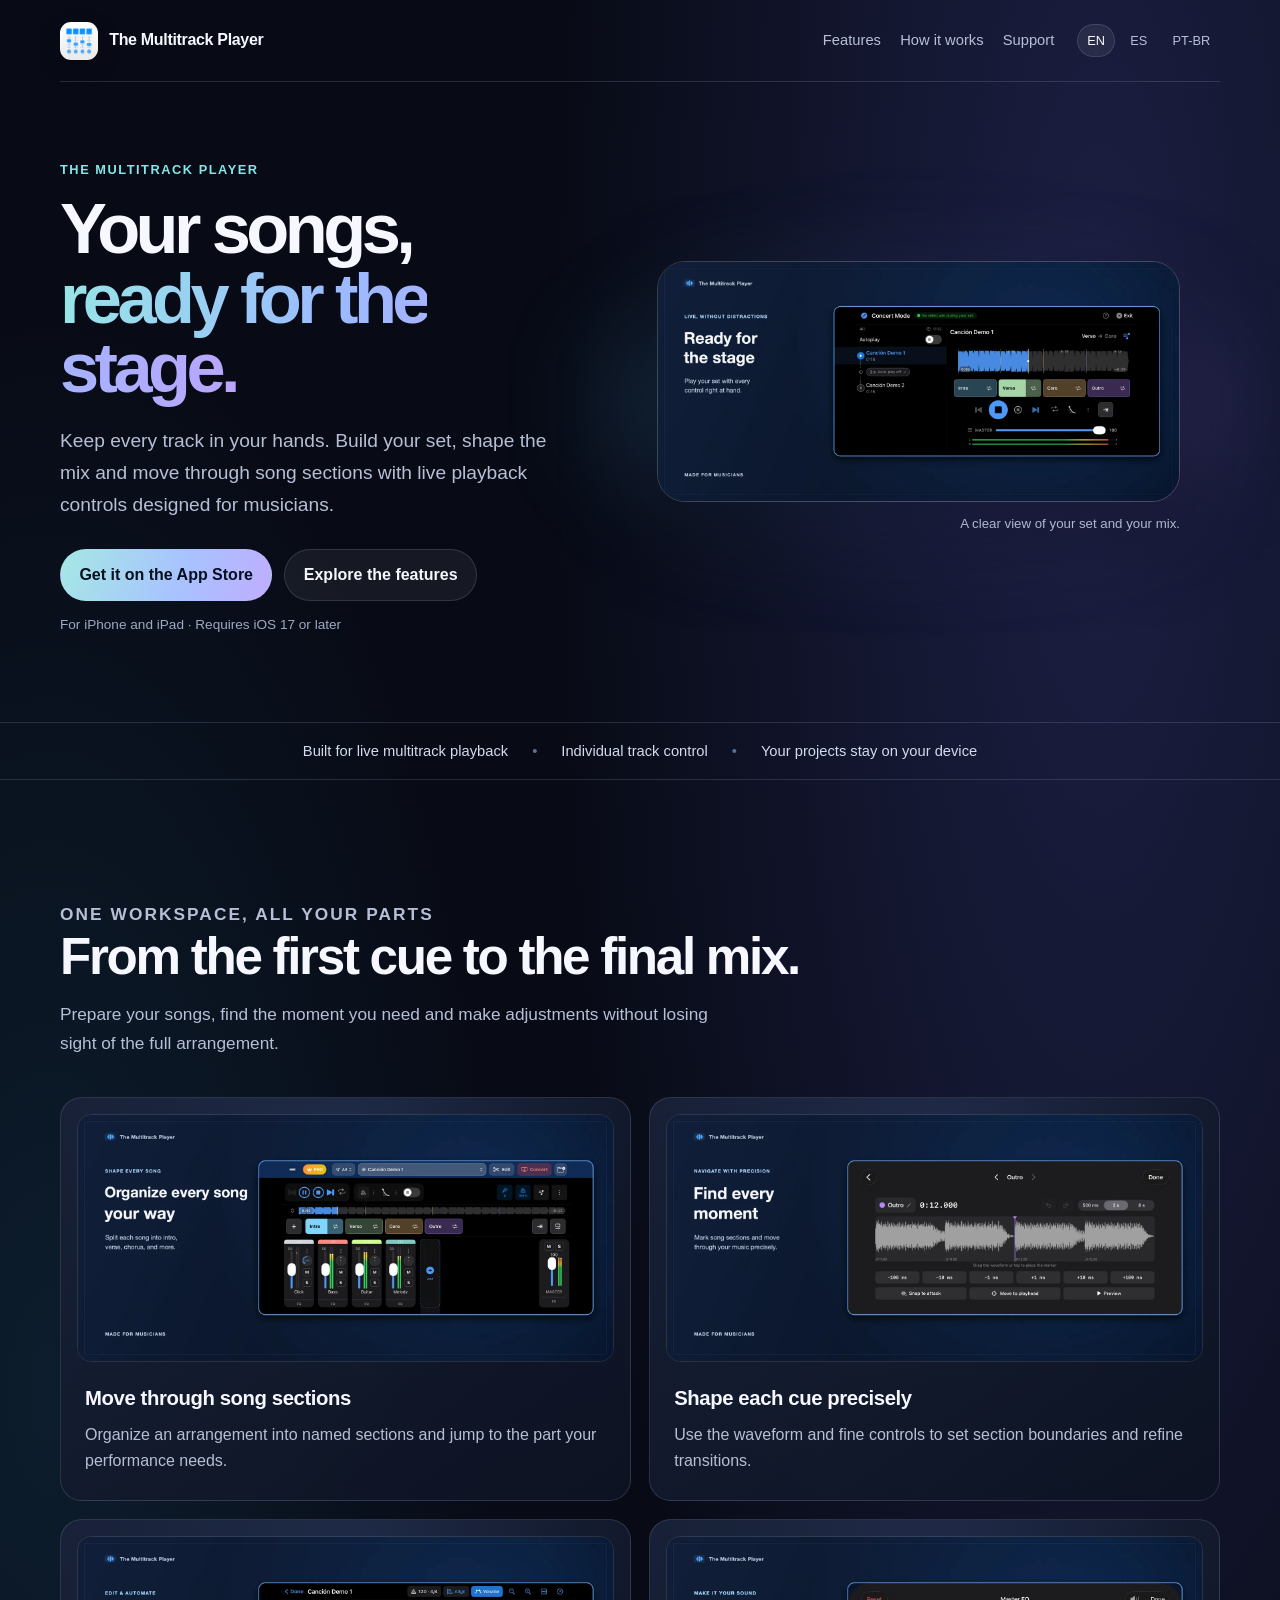
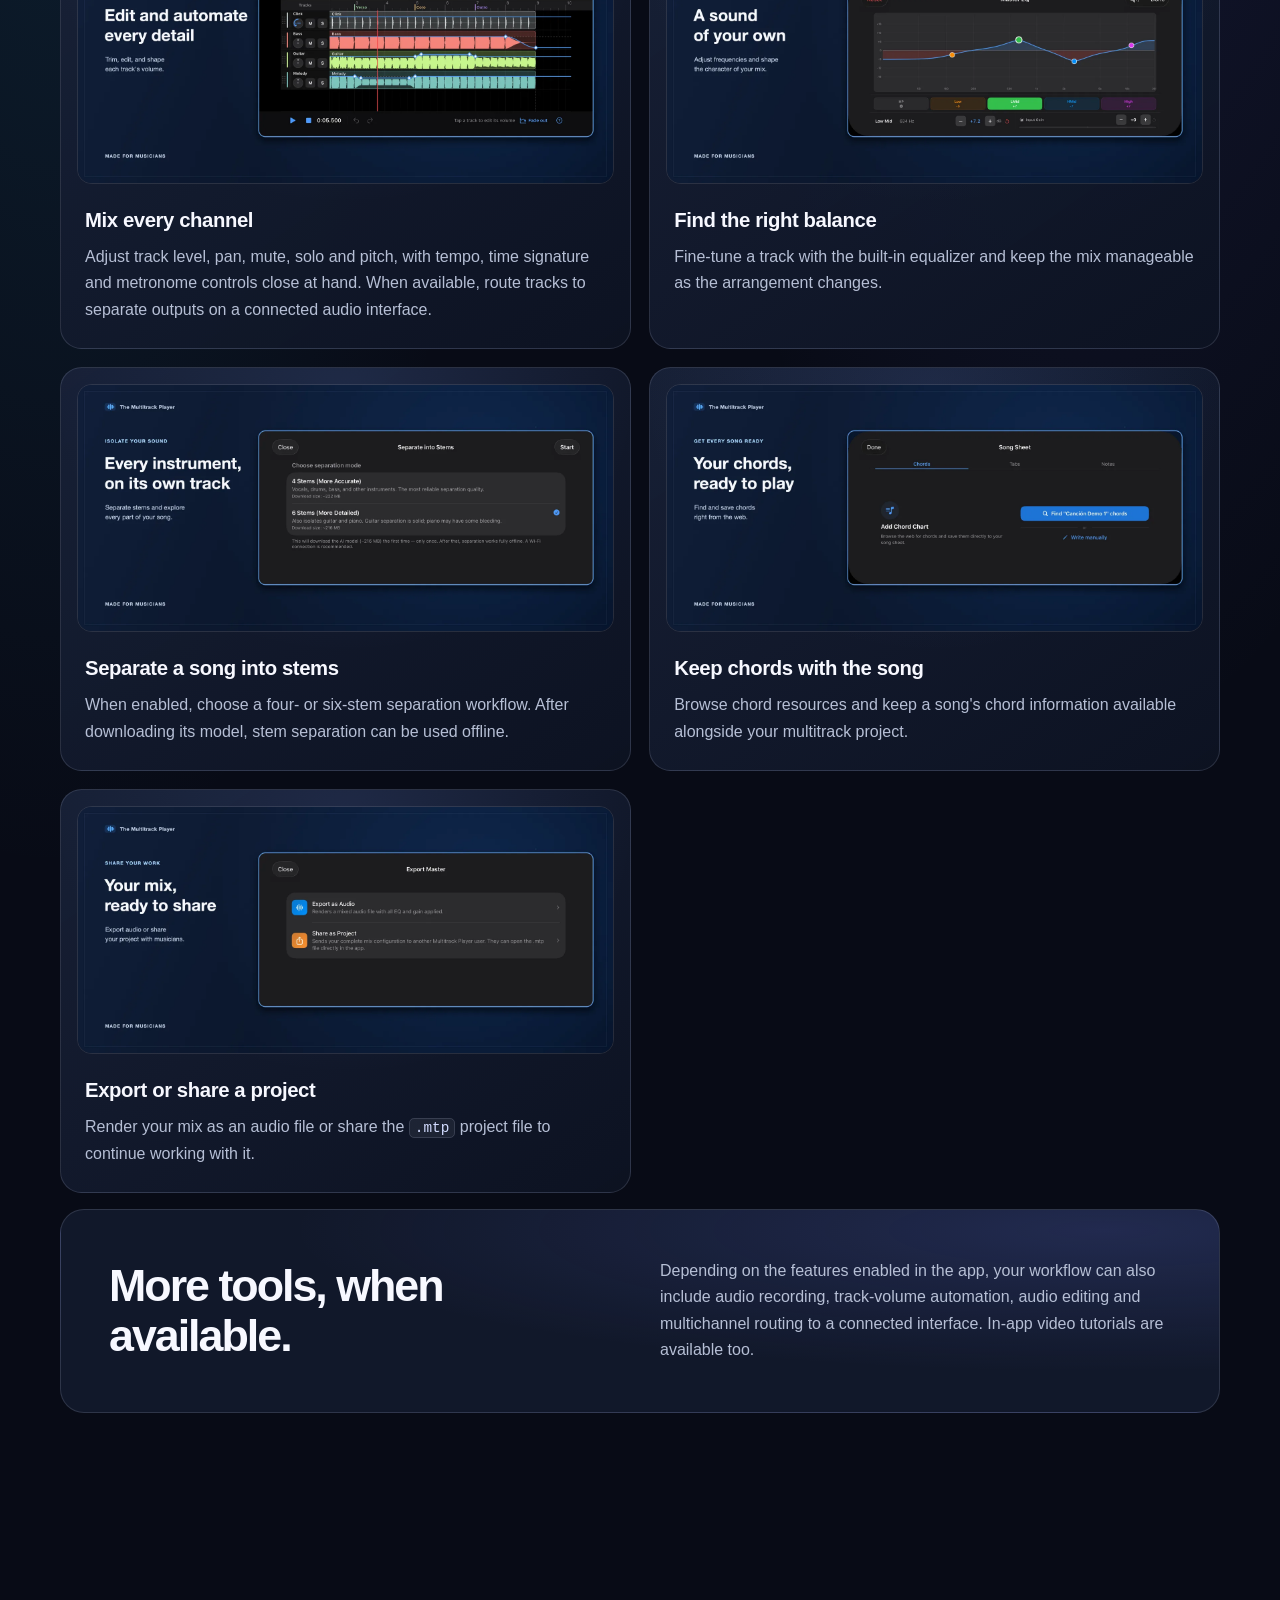
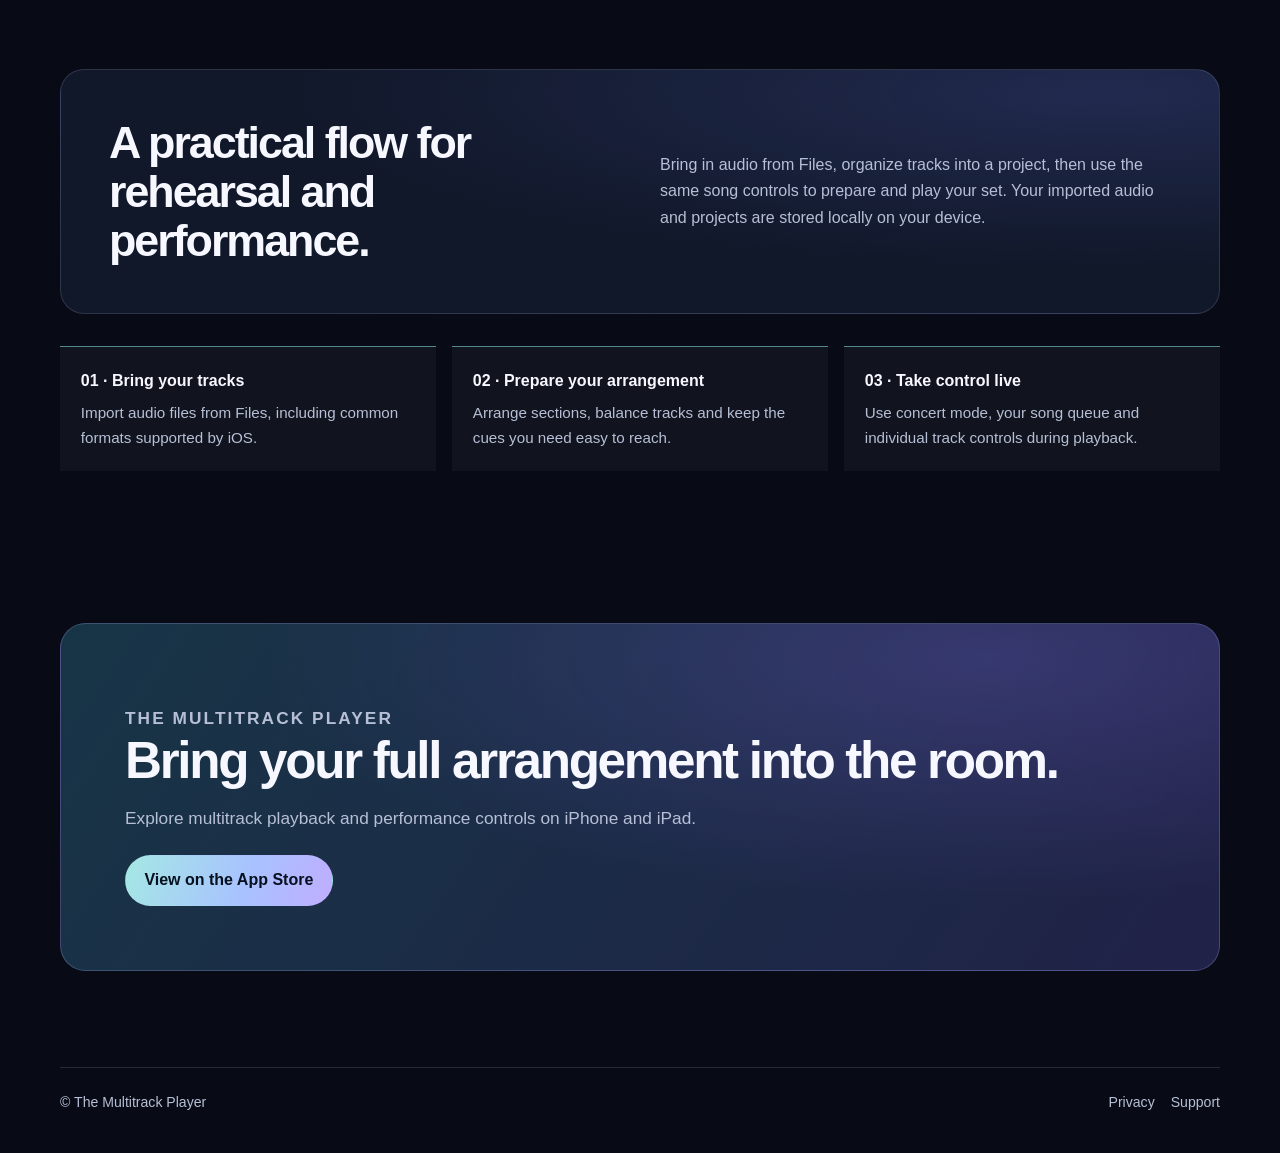
<file: index.html>
<!doctype html>
<html lang="en">
<head>
    <meta charset="utf-8">
    <meta name="viewport" content="width=device-width, initial-scale=1">
    <meta name="description" content="Run your multitrack songs live. Organize sections, shape each channel and control playback from The Multitrack Player for iPhone and iPad.">
    <meta name="theme-color" content="#080b16">
    <link rel="canonical" href="https://themultitrackplayer.com/">
    <link rel="alternate" hreflang="en" href="https://themultitrackplayer.com/">
    <link rel="alternate" hreflang="es" href="https://themultitrackplayer.com/index-es.html">
    <link rel="alternate" hreflang="pt-BR" href="https://themultitrackplayer.com/index-pt-br.html">
    <link rel="alternate" hreflang="x-default" href="https://themultitrackplayer.com/">
    <link rel="icon" href="assets/images/app-icon.jpg">
    <link rel="stylesheet" href="assets/css/site.css">
    <title>The Multitrack Player — Your songs, ready for the stage</title>
</head>
<body>
    <a class="skip-link" href="#main">Skip to content</a>
    <header class="site-header">
        <a class="brand" href="index.html" aria-label="The Multitrack Player home">
            <img src="assets/images/app-icon.jpg" alt="">
            <span>The Multitrack Player</span>
        </a>
        <nav class="header-links" aria-label="Main navigation">
            <a href="#features">Features</a>
            <a href="#workflow">How it works</a>
            <a href="support.html">Support</a>
            <span class="language-links" aria-label="Language">
                <a href="index.html" lang="en" aria-current="page">EN</a>
                <a href="index-es.html" lang="es">ES</a>
                <a href="index-pt-br.html" lang="pt-BR">PT-BR</a>
            </span>
        </nav>
    </header>

    <main id="main">
        <section class="hero" aria-labelledby="hero-title">
            <div>
                <p class="eyebrow">The Multitrack Player</p>
                <h1 id="hero-title">Your songs, <span>ready for the stage.</span></h1>
                <p class="hero-copy">Keep every track in your hands. Build your set, shape the mix and move through song sections with live playback controls designed for musicians.</p>
                <div class="hero-actions">
                    <a class="button button-primary" href="https://apps.apple.com/app/id6757976520">Get it on the App Store</a>
                    <a class="button" href="#features">Explore the features</a>
                </div>
                <p class="platform-note">For iPhone and iPad · Requires iOS 17 or later</p>
            </div>
            <figure class="hero-art">
                <img src="assets/images/screenshots/en/concert.webp" width="1600" height="736" alt="Concert mode showing a song queue and multitrack playback controls">
                <figcaption>A clear view of your set and your mix.</figcaption>
            </figure>
        </section>

        <div class="trust-strip" aria-label="Designed for musicians">
            <span>Built for live multitrack playback</span>
            <span>Individual track control</span>
            <span>Your projects stay on your device</span>
        </div>

        <section class="page-section" id="features" aria-labelledby="features-title">
            <div class="section-heading">
                <p class="eyebrow">One workspace, all your parts</p>
                <h2 id="features-title">From the first cue to the final mix.</h2>
                <p>Prepare your songs, find the moment you need and make adjustments without losing sight of the full arrangement.</p>
            </div>

            <div class="feature-grid">
                <article class="feature-card">
                    <figure><img src="assets/images/screenshots/en/sections.webp" width="1600" height="736" loading="lazy" alt="Song sections arranged on a multitrack timeline"></figure>
                    <div class="feature-copy">
                        <h3>Move through song sections</h3>
                        <p>Organize an arrangement into named sections and jump to the part your performance needs.</p>
                    </div>
                </article>
                <article class="feature-card">
                    <figure><img src="assets/images/screenshots/en/precision.webp" width="1600" height="736" loading="lazy" alt="Waveform and precise controls for adjusting a song section"></figure>
                    <div class="feature-copy">
                        <h3>Shape each cue precisely</h3>
                        <p>Use the waveform and fine controls to set section boundaries and refine transitions.</p>
                    </div>
                </article>
                <article class="feature-card">
                    <figure><img src="assets/images/screenshots/en/editing.webp" width="1600" height="736" loading="lazy" alt="Track mixer with individual controls and playback settings"></figure>
                    <div class="feature-copy">
                        <h3>Mix every channel</h3>
                        <p>Adjust track level, pan, mute, solo and pitch, with tempo, time signature and metronome controls close at hand. When available, route tracks to separate outputs on a connected audio interface.</p>
                    </div>
                </article>
                <article class="feature-card">
                    <figure><img src="assets/images/screenshots/en/equalizer.webp" width="1600" height="736" loading="lazy" alt="Equalizer controls for shaping the sound of a track"></figure>
                    <div class="feature-copy">
                        <h3>Find the right balance</h3>
                        <p>Fine-tune a track with the built-in equalizer and keep the mix manageable as the arrangement changes.</p>
                    </div>
                </article>
                <article class="feature-card">
                    <figure><img src="assets/images/screenshots/en/stems.webp" width="1600" height="736" loading="lazy" alt="Audio stem separation options for creating four or six tracks"></figure>
                    <div class="feature-copy">
                        <h3>Separate a song into stems</h3>
                        <p>When enabled, choose a four- or six-stem separation workflow. After downloading its model, stem separation can be used offline.</p>
                    </div>
                </article>
                <article class="feature-card">
                    <figure><img src="assets/images/screenshots/en/chords.webp" width="1600" height="736" loading="lazy" alt="Chord browser and chord sheet tools in the app"></figure>
                    <div class="feature-copy">
                        <h3>Keep chords with the song</h3>
                        <p>Browse chord resources and keep a song's chord information available alongside your multitrack project.</p>
                    </div>
                </article>
                <article class="feature-card">
                    <figure><img src="assets/images/screenshots/en/export.webp" width="1600" height="736" loading="lazy" alt="Options to export an audio mix or share a Multitrack Player project"></figure>
                    <div class="feature-copy">
                        <h3>Export or share a project</h3>
                        <p>Render your mix as an audio file or share the <code>.mtp</code> project file to continue working with it.</p>
                    </div>
                </article>
            </div>
            <div class="benefit-band">
                <h2>More tools, when available.</h2>
                <p>Depending on the features enabled in the app, your workflow can also include audio recording, track-volume automation, audio editing and multichannel routing to a connected interface. In-app video tutorials are available too.</p>
            </div>
        </section>

        <section class="page-section" id="workflow" aria-labelledby="workflow-title">
            <div class="benefit-band">
                <h2 id="workflow-title">A practical flow for rehearsal and performance.</h2>
                <p>Bring in audio from Files, organize tracks into a project, then use the same song controls to prepare and play your set. Your imported audio and projects are stored locally on your device.</p>
            </div>
            <div class="workflow-list">
                <div class="workflow-step">
                    <strong>01 · Bring your tracks</strong>
                    <p>Import audio files from Files, including common formats supported by iOS.</p>
                </div>
                <div class="workflow-step">
                    <strong>02 · Prepare your arrangement</strong>
                    <p>Arrange sections, balance tracks and keep the cues you need easy to reach.</p>
                </div>
                <div class="workflow-step">
                    <strong>03 · Take control live</strong>
                    <p>Use concert mode, your song queue and individual track controls during playback.</p>
                </div>
            </div>
        </section>

        <section class="closing" aria-labelledby="closing-title">
            <p class="eyebrow">The Multitrack Player</p>
            <h2 id="closing-title">Bring your full arrangement into the room.</h2>
            <p>Explore multitrack playback and performance controls on iPhone and iPad.</p>
            <a class="button button-primary" href="https://apps.apple.com/app/id6757976520">View on the App Store</a>
        </section>
    </main>

    <footer class="site-footer">
        <p>© The Multitrack Player</p>
        <nav class="footer-links" aria-label="Footer navigation">
            <a href="privacy.html">Privacy</a>
            <a href="support.html">Support</a>
        </nav>
    </footer>
</body>
</html>
</file>
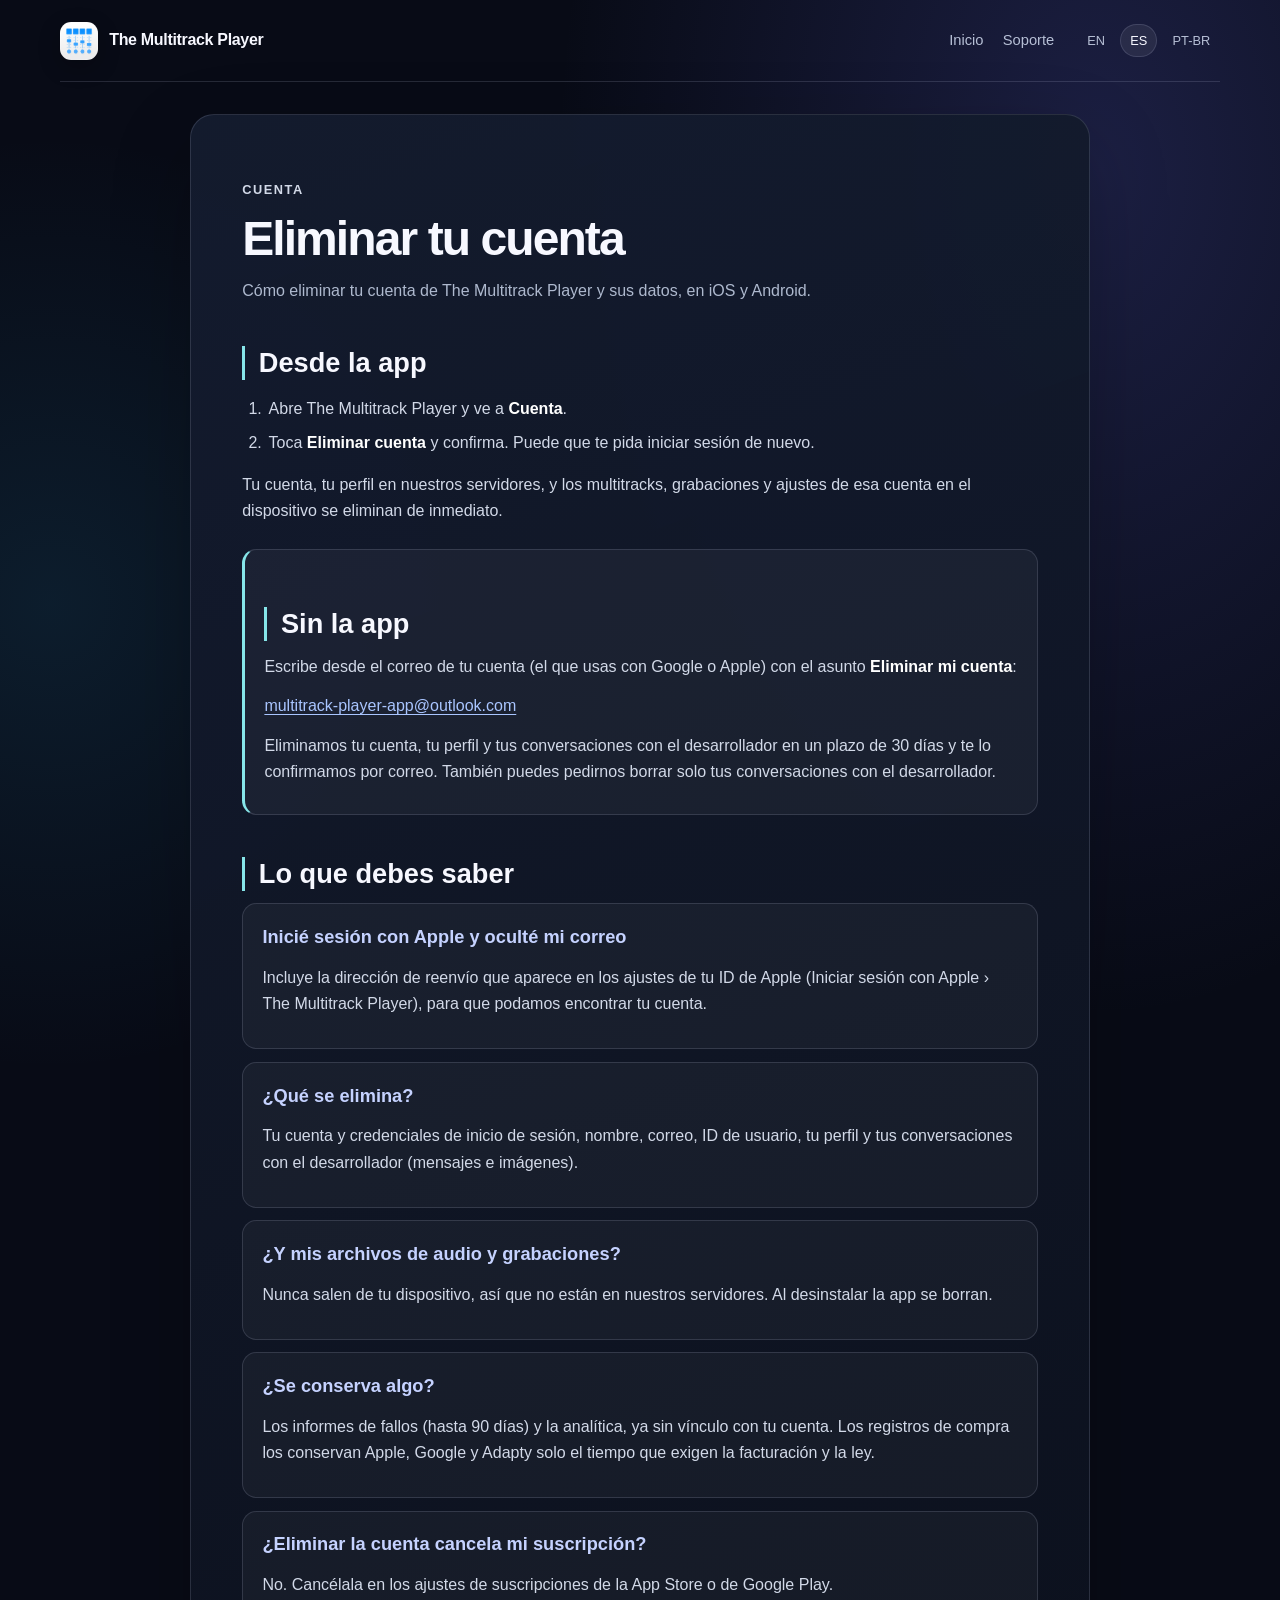
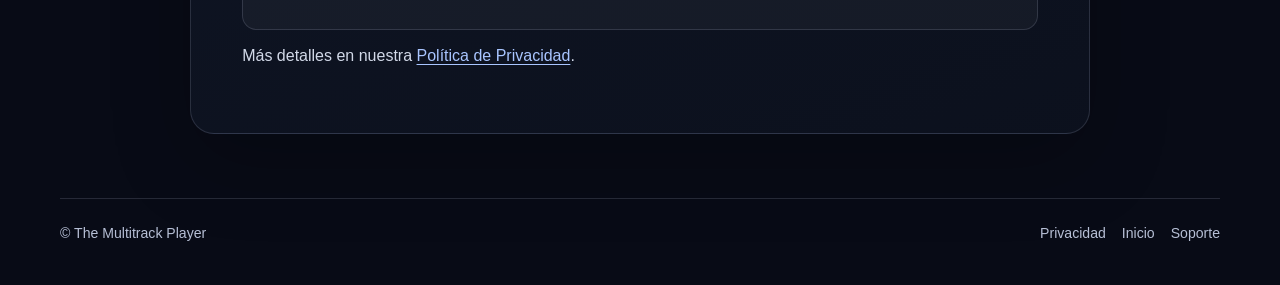
<file: delete-account-es.html>
<!doctype html>
<html lang="es">
<head>
    <meta charset="utf-8">
    <meta name="viewport" content="width=device-width, initial-scale=1">
    <meta name="description" content="Cómo eliminar tu cuenta de The Multitrack Player y sus datos, con o sin la app.">
    <meta name="theme-color" content="#080b16">
    <link rel="canonical" href="https://themultitrackplayer.com/delete-account-es.html">
    <link rel="alternate" hreflang="en" href="https://themultitrackplayer.com/delete-account.html">
    <link rel="alternate" hreflang="es" href="https://themultitrackplayer.com/delete-account-es.html">
    <link rel="alternate" hreflang="pt-BR" href="https://themultitrackplayer.com/delete-account-pt-br.html">
    <link rel="stylesheet" href="assets/css/site.css">
    <title>Eliminar tu cuenta — The Multitrack Player</title>
</head>
<body>
    <a class="skip-link" href="#main">Saltar al contenido</a>
    <header class="site-header">
        <a class="brand" href="index-es.html">
            <img src="assets/images/app-icon.jpg" alt="">
            <span>The Multitrack Player</span>
        </a>
        <nav class="header-links" aria-label="Navegación principal">
            <a href="index-es.html">Inicio</a>
            <a href="support-es.html">Soporte</a>
            <span class="language-links" aria-label="Idioma">
                <a href="delete-account.html" lang="en">EN</a>
                <a href="delete-account-es.html" lang="es" aria-current="page">ES</a>
                <a href="delete-account-pt-br.html" lang="pt-BR">PT-BR</a>
            </span>
        </nav>
    </header>

    <main id="main" class="container">
        <header>
            <p class="eyebrow">Cuenta</p>
            <h1>Eliminar tu cuenta</h1>
            <p class="subtitle">Cómo eliminar tu cuenta de The Multitrack Player y sus datos, en iOS y Android.</p>
        </header>

        <section aria-labelledby="app-title">
            <h2 id="app-title">Desde la app</h2>
            <ol>
                <li>Abre The Multitrack Player y ve a <strong>Cuenta</strong>.</li>
                <li>Toca <strong>Eliminar cuenta</strong> y confirma. Puede que te pida iniciar sesión de nuevo.</li>
            </ol>
            <p>Tu cuenta, tu perfil en nuestros servidores, y los multitracks, grabaciones y ajustes de esa cuenta en el dispositivo se eliminan de inmediato.</p>
        </section>

        <section class="contact-box" aria-labelledby="mail-title">
            <h2 id="mail-title">Sin la app</h2>
            <p>Escribe desde el correo de tu cuenta (el que usas con Google o Apple) con el asunto <strong>Eliminar mi cuenta</strong>:</p>
            <p class="contact-info"><a href="mailto:multitrack-player-app@outlook.com?subject=Eliminar%20mi%20cuenta">multitrack-player-app@outlook.com</a></p>
            <p>Eliminamos tu cuenta, tu perfil y tus conversaciones con el desarrollador en un plazo de 30 días y te lo confirmamos por correo. También puedes pedirnos borrar solo tus conversaciones con el desarrollador.</p>
        </section>

        <section aria-labelledby="faq-title">
            <h2 id="faq-title">Lo que debes saber</h2>

            <article class="faq-item">
                <h3>Inicié sesión con Apple y oculté mi correo</h3>
                <p>Incluye la dirección de reenvío que aparece en los ajustes de tu ID de Apple (Iniciar sesión con Apple › The Multitrack Player), para que podamos encontrar tu cuenta.</p>
            </article>

            <article class="faq-item">
                <h3>¿Qué se elimina?</h3>
                <p>Tu cuenta y credenciales de inicio de sesión, nombre, correo, ID de usuario, tu perfil y tus conversaciones con el desarrollador (mensajes e imágenes).</p>
            </article>

            <article class="faq-item">
                <h3>¿Y mis archivos de audio y grabaciones?</h3>
                <p>Nunca salen de tu dispositivo, así que no están en nuestros servidores. Al desinstalar la app se borran.</p>
            </article>

            <article class="faq-item">
                <h3>¿Se conserva algo?</h3>
                <p>Los informes de fallos (hasta 90 días) y la analítica, ya sin vínculo con tu cuenta. Los registros de compra los conservan Apple, Google y Adapty solo el tiempo que exigen la facturación y la ley.</p>
            </article>

            <article class="faq-item">
                <h3>¿Eliminar la cuenta cancela mi suscripción?</h3>
                <p>No. Cancélala en los ajustes de suscripciones de la App Store o de Google Play.</p>
            </article>
        </section>

        <section>
            <p>Más detalles en nuestra <a href="privacy-es.html">Política de Privacidad</a>.</p>
        </section>
    </main>

    <footer class="site-footer">
        <p>© The Multitrack Player</p>
        <nav class="footer-links" aria-label="Navegación del pie de página">
            <a href="privacy-es.html">Privacidad</a>
            <a href="index-es.html">Inicio</a>
            <a href="support-es.html">Soporte</a>
        </nav>
    </footer>
</body>
</html>
</file>
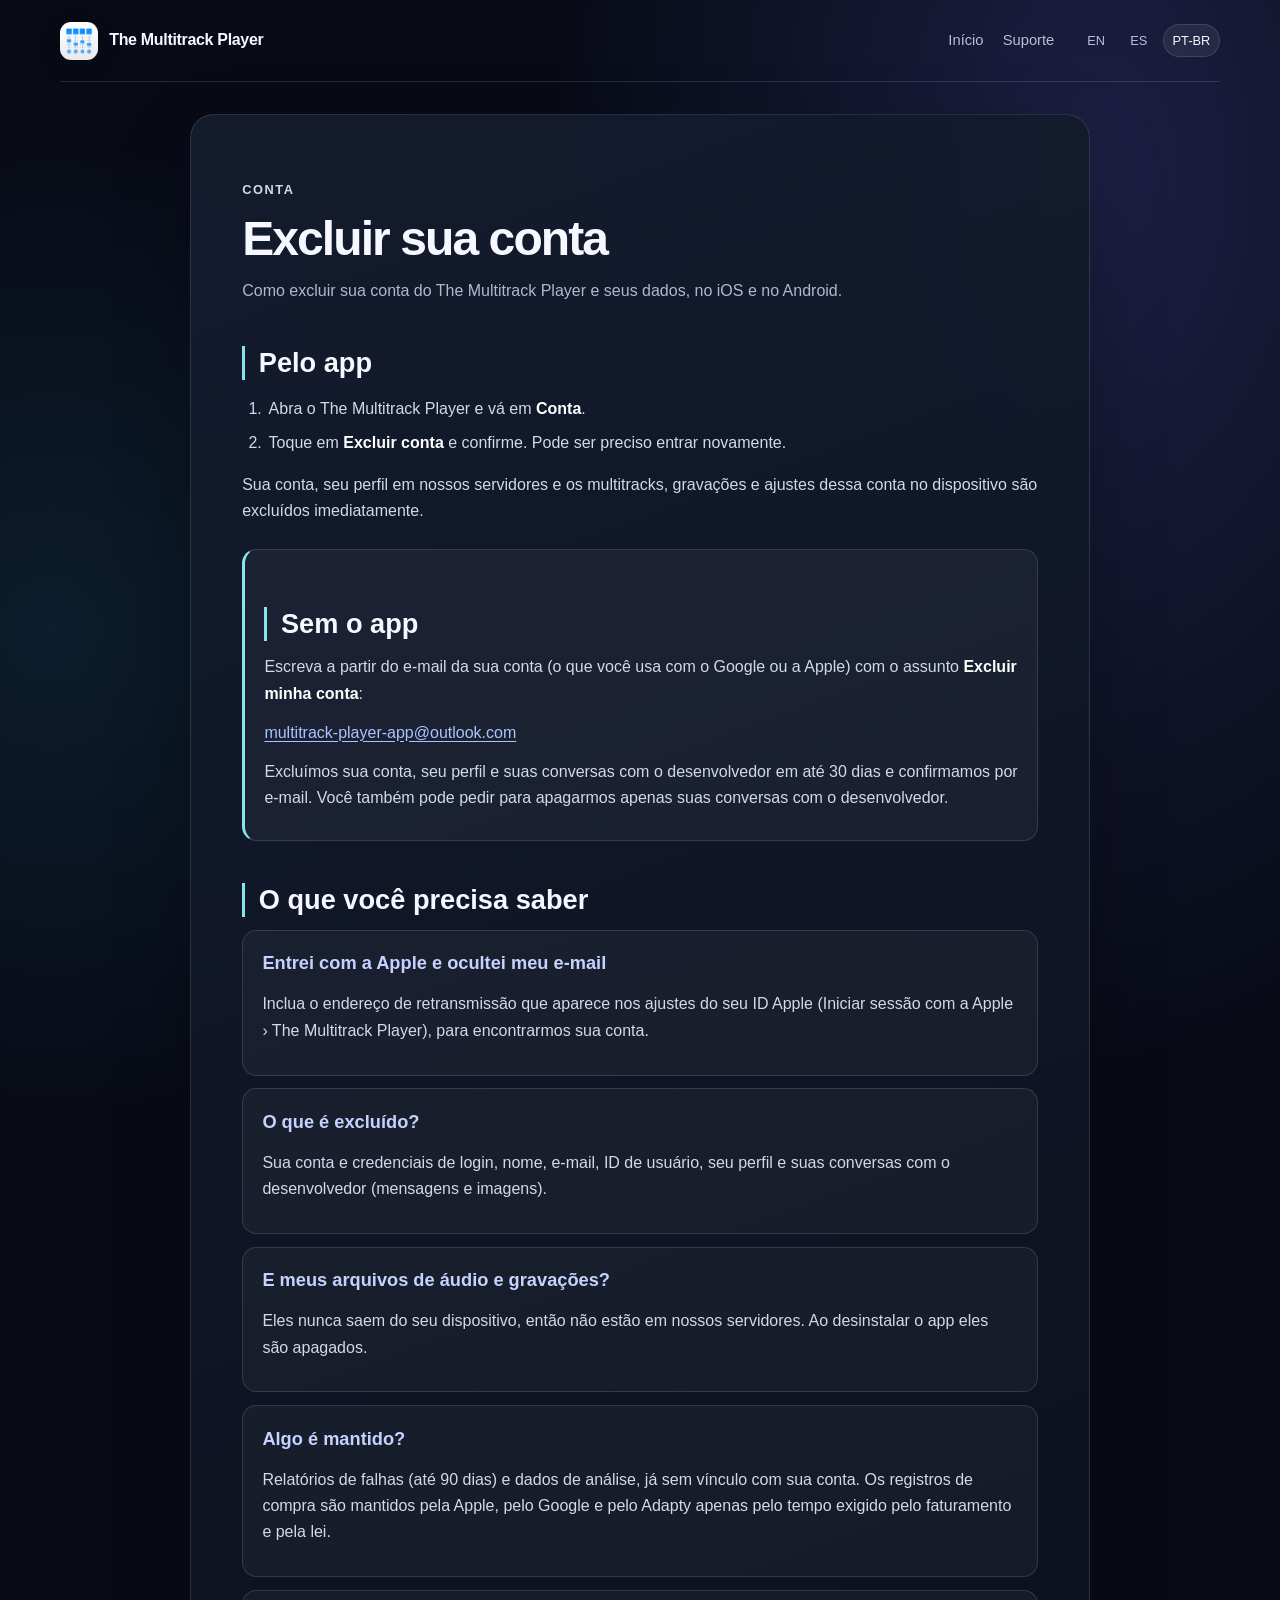
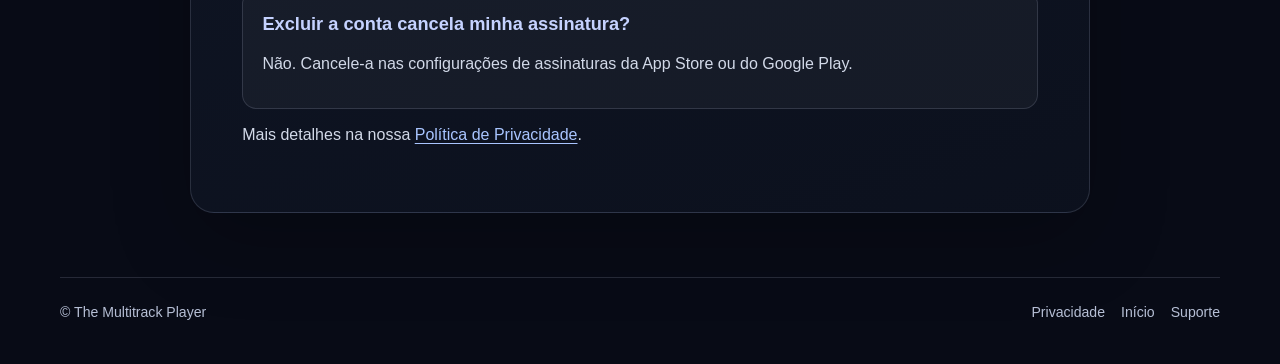
<file: delete-account-pt-br.html>
<!doctype html>
<html lang="pt-BR">
<head>
    <meta charset="utf-8">
    <meta name="viewport" content="width=device-width, initial-scale=1">
    <meta name="description" content="Como excluir sua conta do The Multitrack Player e seus dados, com ou sem o app.">
    <meta name="theme-color" content="#080b16">
    <link rel="canonical" href="https://themultitrackplayer.com/delete-account-pt-br.html">
    <link rel="alternate" hreflang="en" href="https://themultitrackplayer.com/delete-account.html">
    <link rel="alternate" hreflang="es" href="https://themultitrackplayer.com/delete-account-es.html">
    <link rel="alternate" hreflang="pt-BR" href="https://themultitrackplayer.com/delete-account-pt-br.html">
    <link rel="stylesheet" href="assets/css/site.css">
    <title>Excluir sua conta — The Multitrack Player</title>
</head>
<body>
    <a class="skip-link" href="#main">Pular para o conteúdo</a>
    <header class="site-header">
        <a class="brand" href="index-pt-br.html">
            <img src="assets/images/app-icon.jpg" alt="">
            <span>The Multitrack Player</span>
        </a>
        <nav class="header-links" aria-label="Navegação principal">
            <a href="index-pt-br.html">Início</a>
            <a href="support-pt-br.html">Suporte</a>
            <span class="language-links" aria-label="Idioma">
                <a href="delete-account.html" lang="en">EN</a>
                <a href="delete-account-es.html" lang="es">ES</a>
                <a href="delete-account-pt-br.html" lang="pt-BR" aria-current="page">PT-BR</a>
            </span>
        </nav>
    </header>

    <main id="main" class="container">
        <header>
            <p class="eyebrow">Conta</p>
            <h1>Excluir sua conta</h1>
            <p class="subtitle">Como excluir sua conta do The Multitrack Player e seus dados, no iOS e no Android.</p>
        </header>

        <section aria-labelledby="app-title">
            <h2 id="app-title">Pelo app</h2>
            <ol>
                <li>Abra o The Multitrack Player e vá em <strong>Conta</strong>.</li>
                <li>Toque em <strong>Excluir conta</strong> e confirme. Pode ser preciso entrar novamente.</li>
            </ol>
            <p>Sua conta, seu perfil em nossos servidores e os multitracks, gravações e ajustes dessa conta no dispositivo são excluídos imediatamente.</p>
        </section>

        <section class="contact-box" aria-labelledby="mail-title">
            <h2 id="mail-title">Sem o app</h2>
            <p>Escreva a partir do e-mail da sua conta (o que você usa com o Google ou a Apple) com o assunto <strong>Excluir minha conta</strong>:</p>
            <p class="contact-info"><a href="mailto:multitrack-player-app@outlook.com?subject=Excluir%20minha%20conta">multitrack-player-app@outlook.com</a></p>
            <p>Excluímos sua conta, seu perfil e suas conversas com o desenvolvedor em até 30 dias e confirmamos por e-mail. Você também pode pedir para apagarmos apenas suas conversas com o desenvolvedor.</p>
        </section>

        <section aria-labelledby="faq-title">
            <h2 id="faq-title">O que você precisa saber</h2>

            <article class="faq-item">
                <h3>Entrei com a Apple e ocultei meu e-mail</h3>
                <p>Inclua o endereço de retransmissão que aparece nos ajustes do seu ID Apple (Iniciar sessão com a Apple › The Multitrack Player), para encontrarmos sua conta.</p>
            </article>

            <article class="faq-item">
                <h3>O que é excluído?</h3>
                <p>Sua conta e credenciais de login, nome, e-mail, ID de usuário, seu perfil e suas conversas com o desenvolvedor (mensagens e imagens).</p>
            </article>

            <article class="faq-item">
                <h3>E meus arquivos de áudio e gravações?</h3>
                <p>Eles nunca saem do seu dispositivo, então não estão em nossos servidores. Ao desinstalar o app eles são apagados.</p>
            </article>

            <article class="faq-item">
                <h3>Algo é mantido?</h3>
                <p>Relatórios de falhas (até 90 dias) e dados de análise, já sem vínculo com sua conta. Os registros de compra são mantidos pela Apple, pelo Google e pelo Adapty apenas pelo tempo exigido pelo faturamento e pela lei.</p>
            </article>

            <article class="faq-item">
                <h3>Excluir a conta cancela minha assinatura?</h3>
                <p>Não. Cancele-a nas configurações de assinaturas da App Store ou do Google Play.</p>
            </article>
        </section>

        <section>
            <p>Mais detalhes na nossa <a href="privacy-pt-br.html">Política de Privacidade</a>.</p>
        </section>
    </main>

    <footer class="site-footer">
        <p>© The Multitrack Player</p>
        <nav class="footer-links" aria-label="Navegação do rodapé">
            <a href="privacy-pt-br.html">Privacidade</a>
            <a href="index-pt-br.html">Início</a>
            <a href="support-pt-br.html">Suporte</a>
        </nav>
    </footer>
</body>
</html>
</file>
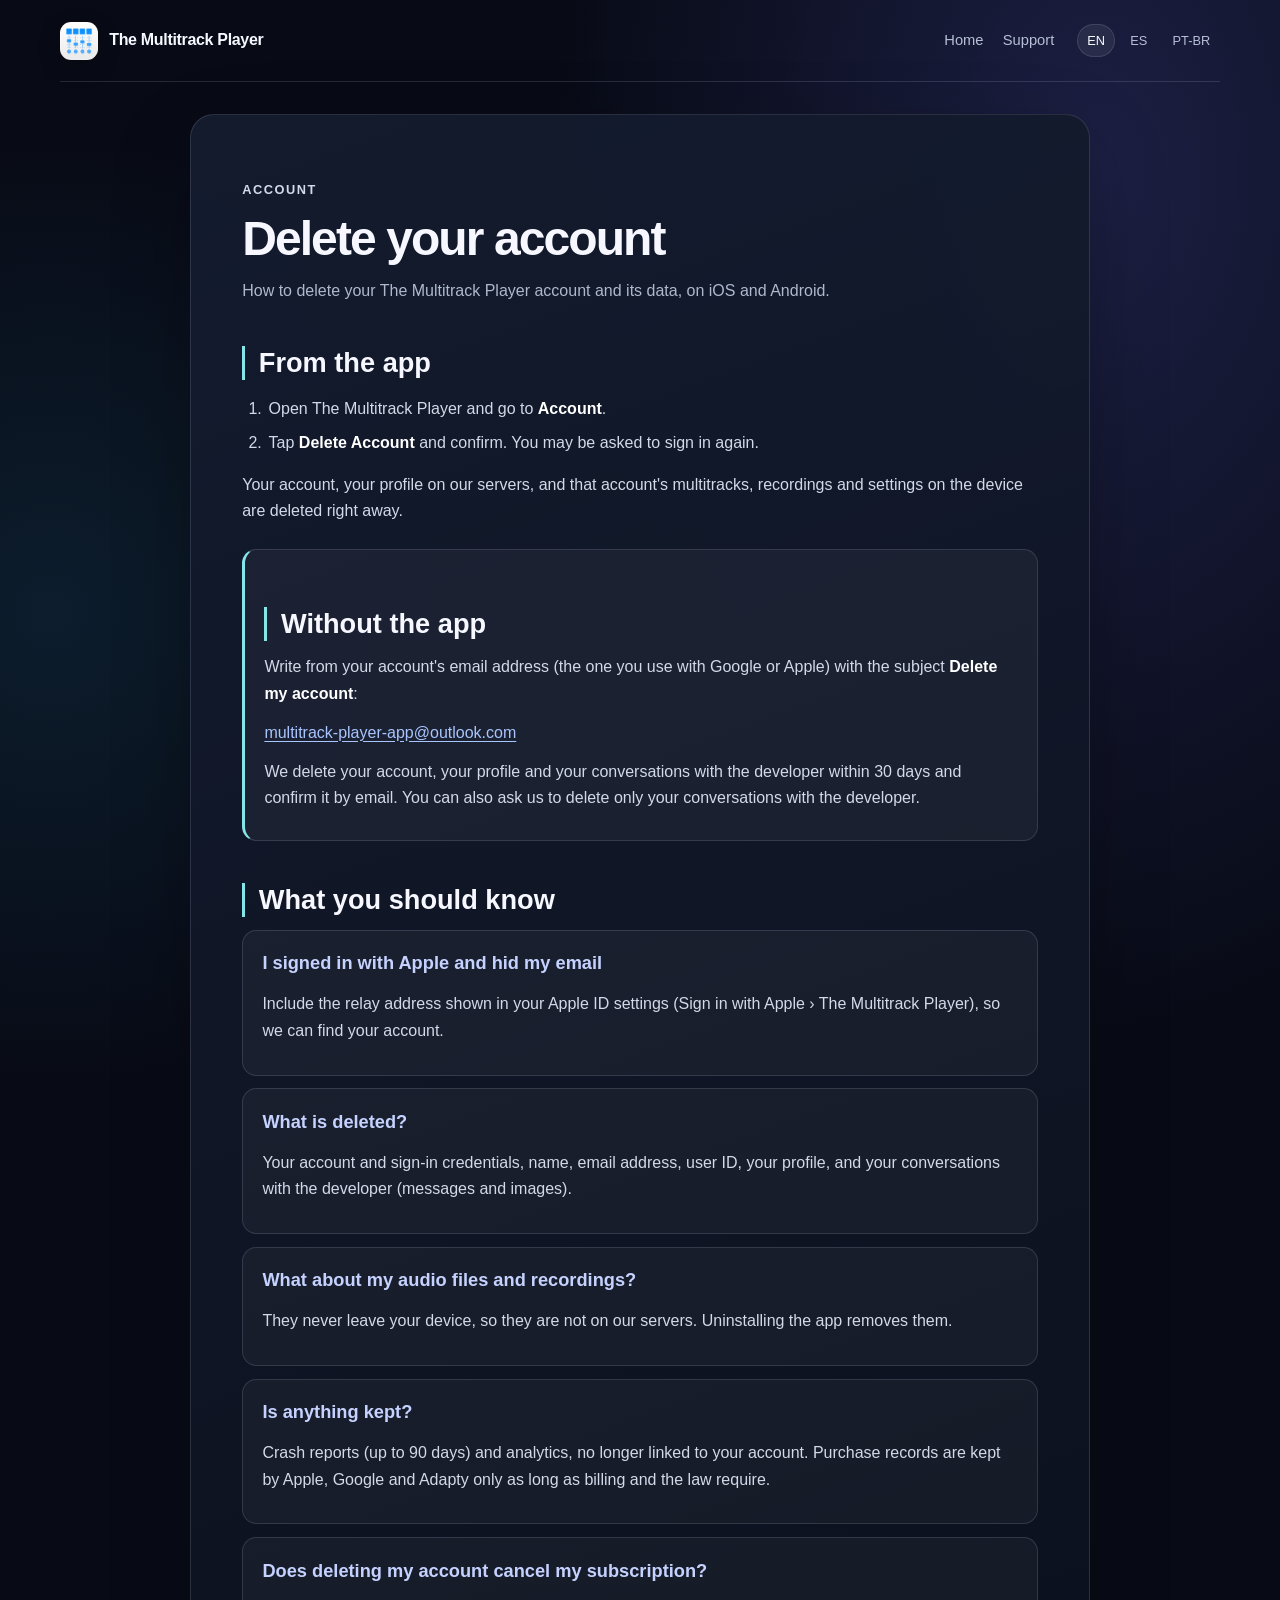
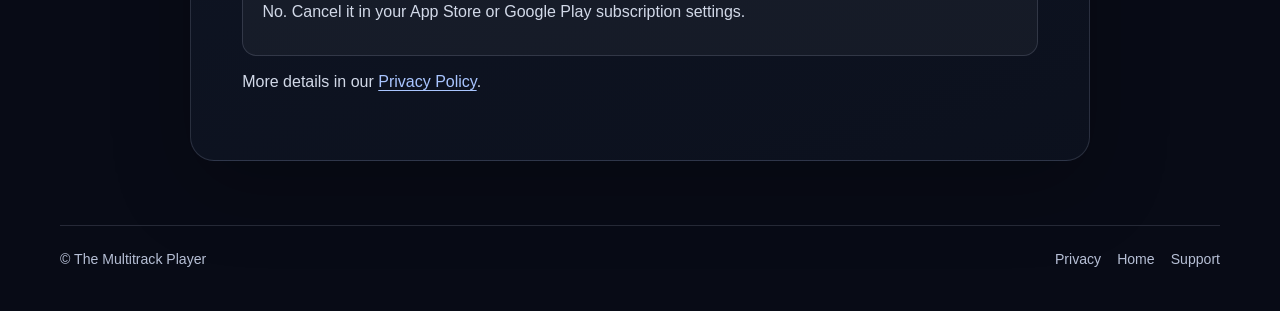
<file: delete-account.html>
<!doctype html>
<html lang="en">
<head>
    <meta charset="utf-8">
    <meta name="viewport" content="width=device-width, initial-scale=1">
    <meta name="description" content="How to delete your The Multitrack Player account and its data, with or without the app.">
    <meta name="theme-color" content="#080b16">
    <link rel="canonical" href="https://themultitrackplayer.com/delete-account.html">
    <link rel="alternate" hreflang="en" href="https://themultitrackplayer.com/delete-account.html">
    <link rel="alternate" hreflang="es" href="https://themultitrackplayer.com/delete-account-es.html">
    <link rel="alternate" hreflang="pt-BR" href="https://themultitrackplayer.com/delete-account-pt-br.html">
    <link rel="stylesheet" href="assets/css/site.css">
    <title>Delete your account — The Multitrack Player</title>
</head>
<body>
    <a class="skip-link" href="#main">Skip to content</a>
    <header class="site-header">
        <a class="brand" href="index.html">
            <img src="assets/images/app-icon.jpg" alt="">
            <span>The Multitrack Player</span>
        </a>
        <nav class="header-links" aria-label="Main navigation">
            <a href="index.html">Home</a>
            <a href="support.html">Support</a>
            <span class="language-links" aria-label="Language">
                <a href="delete-account.html" lang="en" aria-current="page">EN</a>
                <a href="delete-account-es.html" lang="es">ES</a>
                <a href="delete-account-pt-br.html" lang="pt-BR">PT-BR</a>
            </span>
        </nav>
    </header>

    <main id="main" class="container">
        <header>
            <p class="eyebrow">Account</p>
            <h1>Delete your account</h1>
            <p class="subtitle">How to delete your The Multitrack Player account and its data, on iOS and Android.</p>
        </header>

        <section aria-labelledby="app-title">
            <h2 id="app-title">From the app</h2>
            <ol>
                <li>Open The Multitrack Player and go to <strong>Account</strong>.</li>
                <li>Tap <strong>Delete Account</strong> and confirm. You may be asked to sign in again.</li>
            </ol>
            <p>Your account, your profile on our servers, and that account's multitracks, recordings and settings on the device are deleted right away.</p>
        </section>

        <section class="contact-box" aria-labelledby="mail-title">
            <h2 id="mail-title">Without the app</h2>
            <p>Write from your account's email address (the one you use with Google or Apple) with the subject <strong>Delete my account</strong>:</p>
            <p class="contact-info"><a href="mailto:multitrack-player-app@outlook.com?subject=Delete%20my%20account">multitrack-player-app@outlook.com</a></p>
            <p>We delete your account, your profile and your conversations with the developer within 30 days and confirm it by email. You can also ask us to delete only your conversations with the developer.</p>
        </section>

        <section aria-labelledby="faq-title">
            <h2 id="faq-title">What you should know</h2>

            <article class="faq-item">
                <h3>I signed in with Apple and hid my email</h3>
                <p>Include the relay address shown in your Apple ID settings (Sign in with Apple › The Multitrack Player), so we can find your account.</p>
            </article>

            <article class="faq-item">
                <h3>What is deleted?</h3>
                <p>Your account and sign-in credentials, name, email address, user ID, your profile, and your conversations with the developer (messages and images).</p>
            </article>

            <article class="faq-item">
                <h3>What about my audio files and recordings?</h3>
                <p>They never leave your device, so they are not on our servers. Uninstalling the app removes them.</p>
            </article>

            <article class="faq-item">
                <h3>Is anything kept?</h3>
                <p>Crash reports (up to 90 days) and analytics, no longer linked to your account. Purchase records are kept by Apple, Google and Adapty only as long as billing and the law require.</p>
            </article>

            <article class="faq-item">
                <h3>Does deleting my account cancel my subscription?</h3>
                <p>No. Cancel it in your App Store or Google Play subscription settings.</p>
            </article>
        </section>

        <section>
            <p>More details in our <a href="privacy.html">Privacy Policy</a>.</p>
        </section>
    </main>

    <footer class="site-footer">
        <p>© The Multitrack Player</p>
        <nav class="footer-links" aria-label="Footer navigation">
            <a href="privacy.html">Privacy</a>
            <a href="index.html">Home</a>
            <a href="support.html">Support</a>
        </nav>
    </footer>
</body>
</html>
</file>
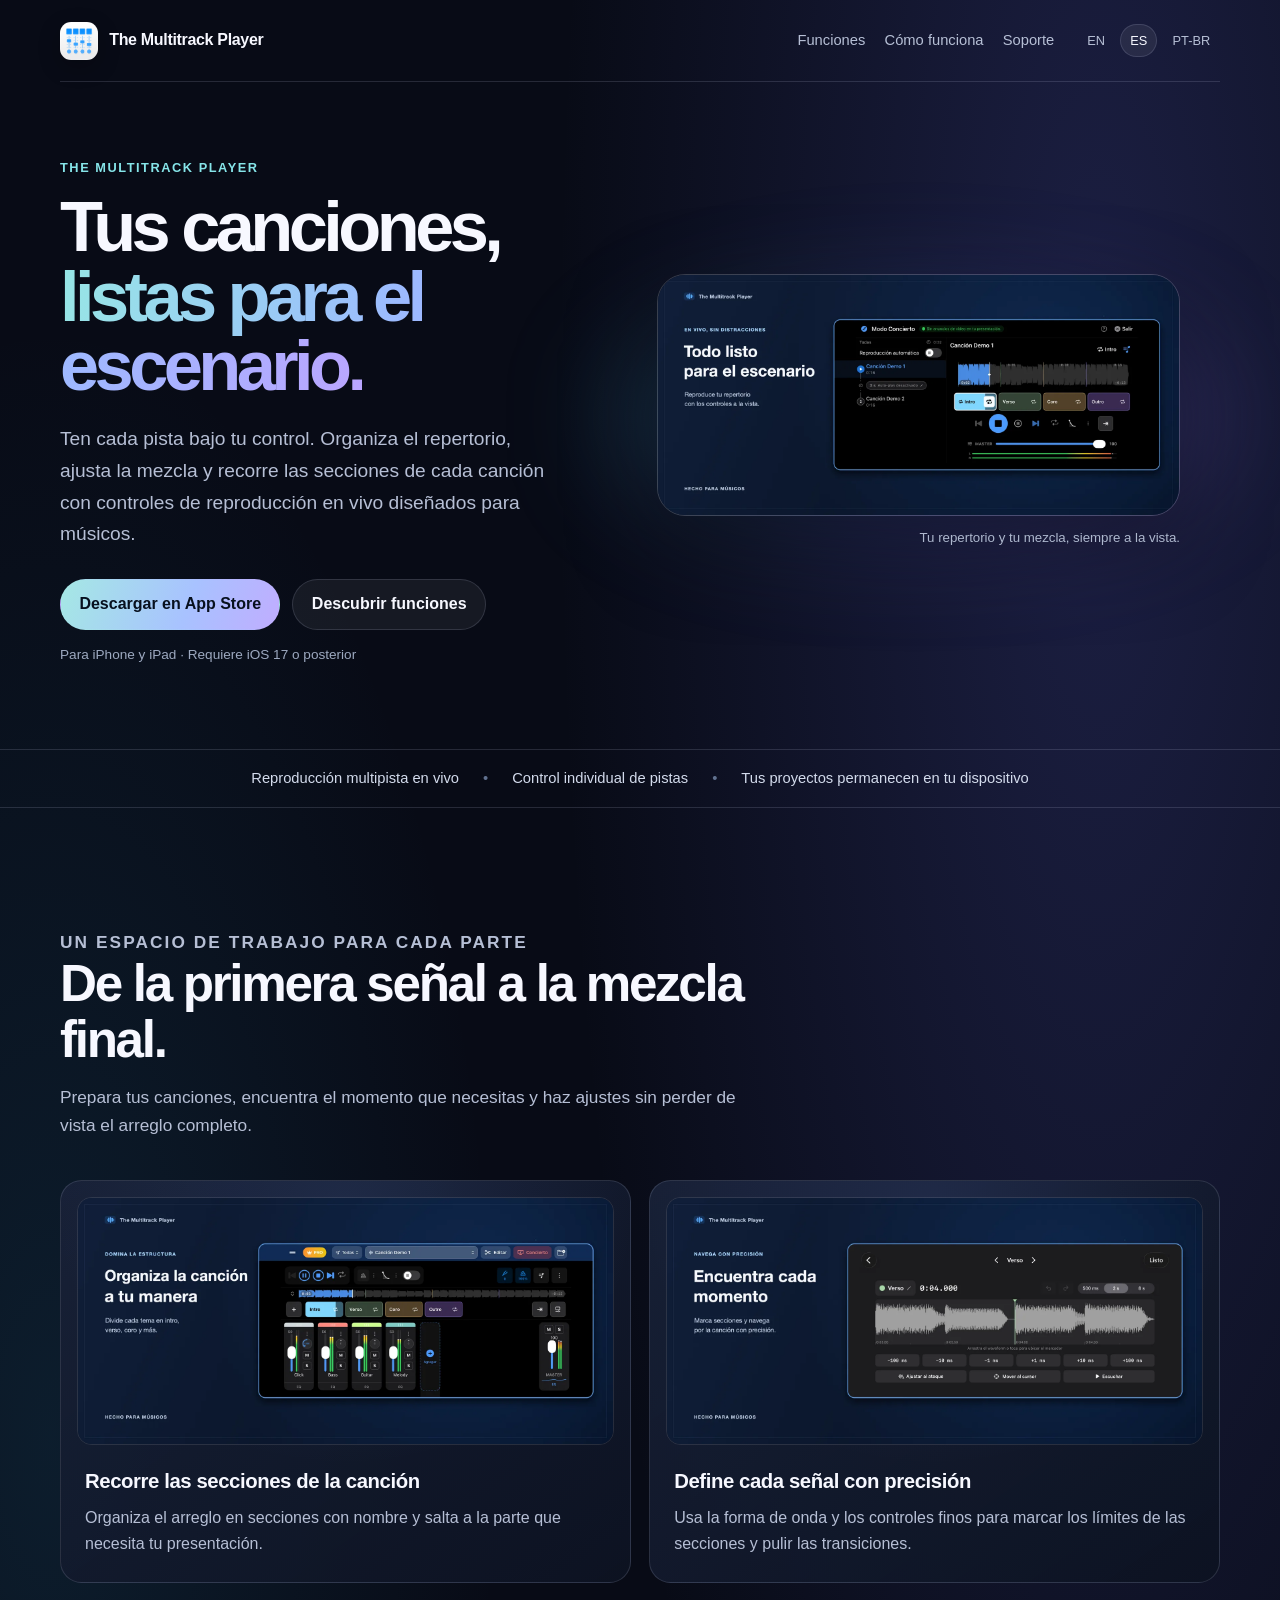
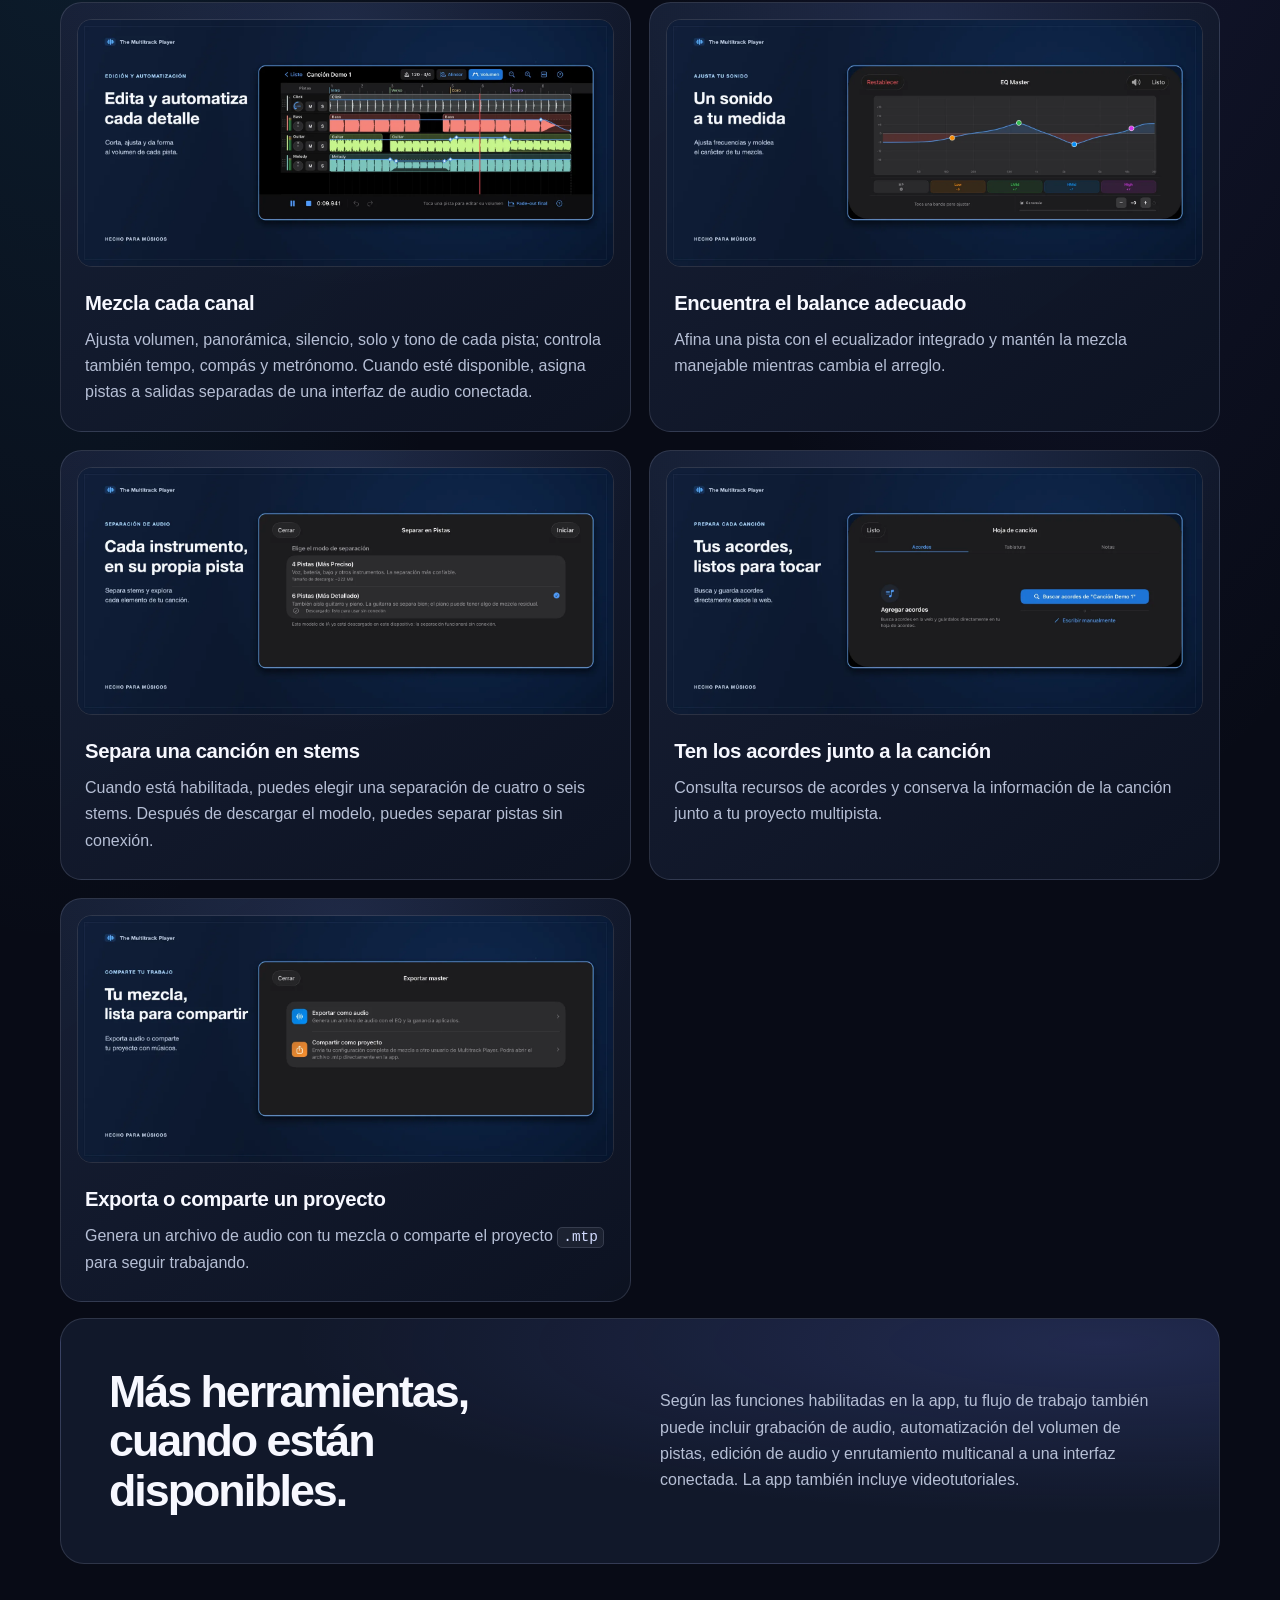
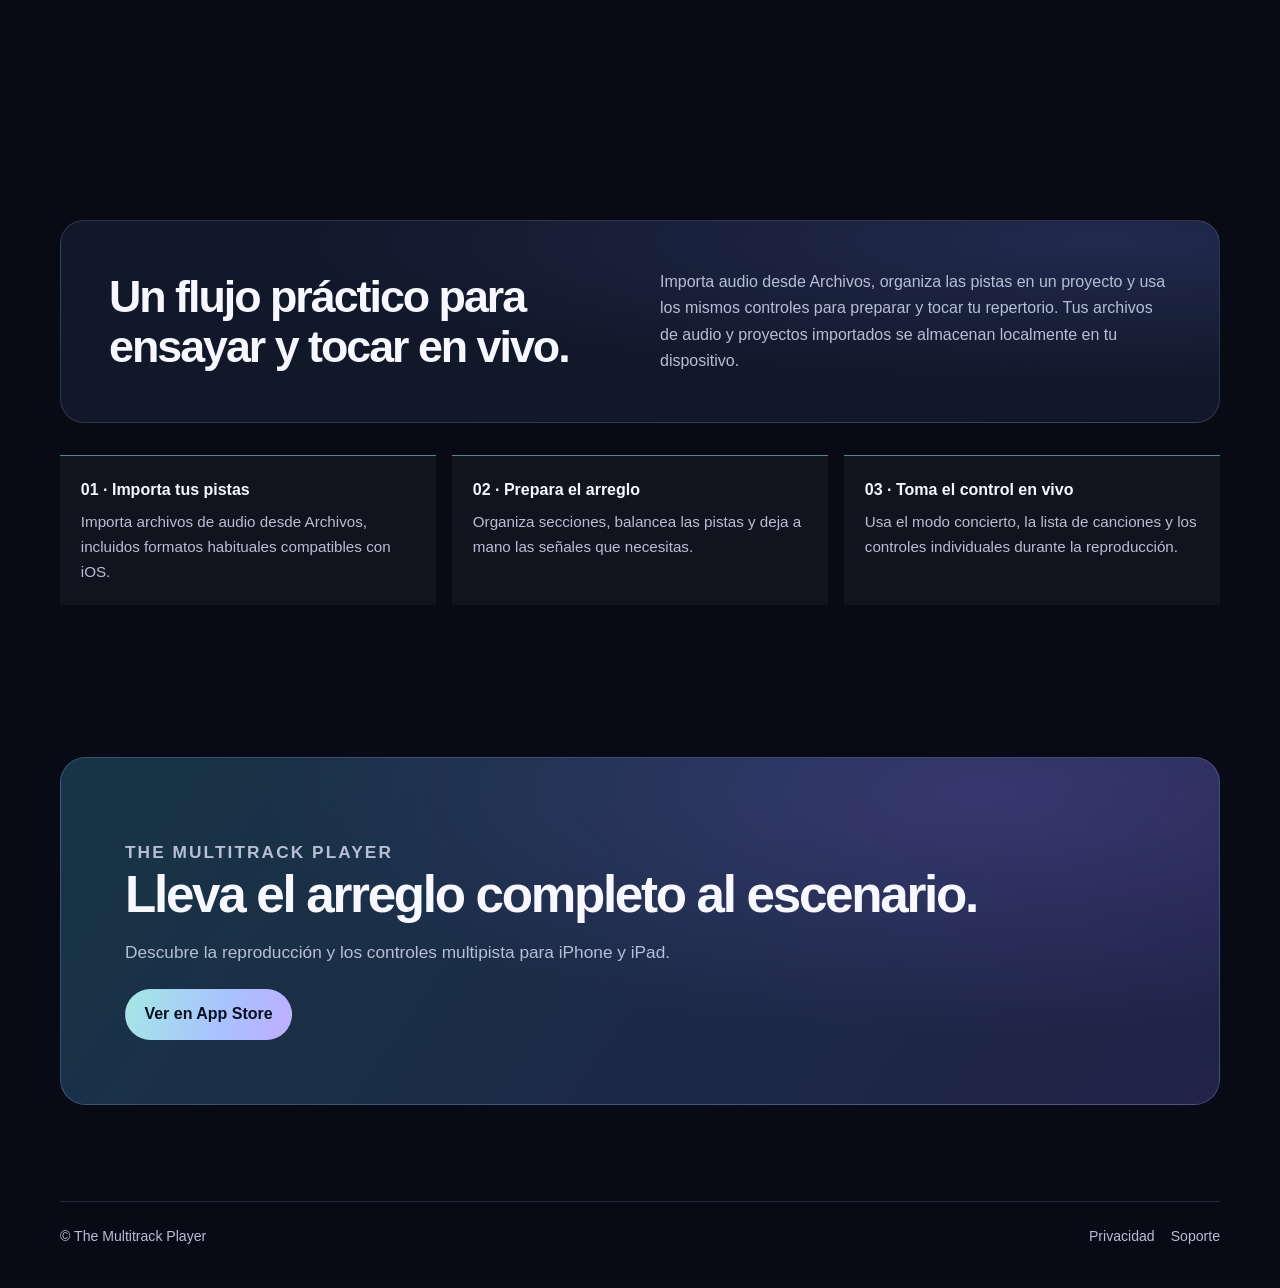
<file: index-es.html>
<!doctype html>
<html lang="es">
<head>
    <meta charset="utf-8">
    <meta name="viewport" content="width=device-width, initial-scale=1">
    <meta name="description" content="Reproduce tus multitracks en vivo. Organiza secciones, ajusta cada canal y controla la reproducción con The Multitrack Player para iPhone y iPad.">
    <meta name="theme-color" content="#080b16">
    <link rel="canonical" href="https://themultitrackplayer.com/index-es.html">
    <link rel="alternate" hreflang="en" href="https://themultitrackplayer.com/">
    <link rel="alternate" hreflang="es" href="https://themultitrackplayer.com/index-es.html">
    <link rel="alternate" hreflang="pt-BR" href="https://themultitrackplayer.com/index-pt-br.html">
    <link rel="alternate" hreflang="x-default" href="https://themultitrackplayer.com/">
    <link rel="icon" href="assets/images/app-icon.jpg">
    <link rel="stylesheet" href="assets/css/site.css">
    <title>The Multitrack Player — Tus canciones, listas para el escenario</title>
</head>
<body>
    <a class="skip-link" href="#main">Saltar al contenido</a>
    <header class="site-header">
        <a class="brand" href="index-es.html" aria-label="Inicio de The Multitrack Player">
            <img src="assets/images/app-icon.jpg" alt="">
            <span>The Multitrack Player</span>
        </a>
        <nav class="header-links" aria-label="Navegación principal">
            <a href="#features">Funciones</a>
            <a href="#workflow">Cómo funciona</a>
            <a href="support-es.html">Soporte</a>
            <span class="language-links" aria-label="Idioma">
                <a href="index.html" lang="en">EN</a>
                <a href="index-es.html" lang="es" aria-current="page">ES</a>
                <a href="index-pt-br.html" lang="pt-BR">PT-BR</a>
            </span>
        </nav>
    </header>

    <main id="main">
        <section class="hero" aria-labelledby="hero-title">
            <div>
                <p class="eyebrow">The Multitrack Player</p>
                <h1 id="hero-title">Tus canciones, <span>listas para el escenario.</span></h1>
                <p class="hero-copy">Ten cada pista bajo tu control. Organiza el repertorio, ajusta la mezcla y recorre las secciones de cada canción con controles de reproducción en vivo diseñados para músicos.</p>
                <div class="hero-actions">
                    <a class="button button-primary" href="https://apps.apple.com/app/id6757976520">Descargar en App Store</a>
                    <a class="button" href="#features">Descubrir funciones</a>
                </div>
                <p class="platform-note">Para iPhone y iPad · Requiere iOS 17 o posterior</p>
            </div>
            <figure class="hero-art">
                <img src="assets/images/screenshots/es/concert.webp" width="1600" height="736" alt="Modo concierto con la lista de canciones y controles de reproducción multipista">
                <figcaption>Tu repertorio y tu mezcla, siempre a la vista.</figcaption>
            </figure>
        </section>

        <div class="trust-strip" aria-label="Diseñada para músicos">
            <span>Reproducción multipista en vivo</span>
            <span>Control individual de pistas</span>
            <span>Tus proyectos permanecen en tu dispositivo</span>
        </div>

        <section class="page-section" id="features" aria-labelledby="features-title">
            <div class="section-heading">
                <p class="eyebrow">Un espacio de trabajo para cada parte</p>
                <h2 id="features-title">De la primera señal a la mezcla final.</h2>
                <p>Prepara tus canciones, encuentra el momento que necesitas y haz ajustes sin perder de vista el arreglo completo.</p>
            </div>

            <div class="feature-grid">
                <article class="feature-card">
                    <figure><img src="assets/images/screenshots/es/sections.webp" width="1600" height="736" loading="lazy" alt="Secciones de una canción organizadas en una línea de tiempo multipista"></figure>
                    <div class="feature-copy">
                        <h3>Recorre las secciones de la canción</h3>
                        <p>Organiza el arreglo en secciones con nombre y salta a la parte que necesita tu presentación.</p>
                    </div>
                </article>
                <article class="feature-card">
                    <figure><img src="assets/images/screenshots/es/precision.webp" width="1600" height="736" loading="lazy" alt="Forma de onda y controles precisos para ajustar una sección de la canción"></figure>
                    <div class="feature-copy">
                        <h3>Define cada señal con precisión</h3>
                        <p>Usa la forma de onda y los controles finos para marcar los límites de las secciones y pulir las transiciones.</p>
                    </div>
                </article>
                <article class="feature-card">
                    <figure><img src="assets/images/screenshots/es/editing.webp" width="1600" height="736" loading="lazy" alt="Mezclador de pistas con controles individuales y ajustes de reproducción"></figure>
                    <div class="feature-copy">
                        <h3>Mezcla cada canal</h3>
                        <p>Ajusta volumen, panorámica, silencio, solo y tono de cada pista; controla también tempo, compás y metrónomo. Cuando esté disponible, asigna pistas a salidas separadas de una interfaz de audio conectada.</p>
                    </div>
                </article>
                <article class="feature-card">
                    <figure><img src="assets/images/screenshots/es/equalizer.webp" width="1600" height="736" loading="lazy" alt="Controles del ecualizador para ajustar el sonido de una pista"></figure>
                    <div class="feature-copy">
                        <h3>Encuentra el balance adecuado</h3>
                        <p>Afina una pista con el ecualizador integrado y mantén la mezcla manejable mientras cambia el arreglo.</p>
                    </div>
                </article>
                <article class="feature-card">
                    <figure><img src="assets/images/screenshots/es/stems.webp" width="1600" height="736" loading="lazy" alt="Opciones para separar audio en cuatro o seis pistas"></figure>
                    <div class="feature-copy">
                        <h3>Separa una canción en stems</h3>
                        <p>Cuando está habilitada, puedes elegir una separación de cuatro o seis stems. Después de descargar el modelo, puedes separar pistas sin conexión.</p>
                    </div>
                </article>
                <article class="feature-card">
                    <figure><img src="assets/images/screenshots/es/chords.webp" width="1600" height="736" loading="lazy" alt="Navegador de acordes y herramientas para partituras de acordes en la app"></figure>
                    <div class="feature-copy">
                        <h3>Ten los acordes junto a la canción</h3>
                        <p>Consulta recursos de acordes y conserva la información de la canción junto a tu proyecto multipista.</p>
                    </div>
                </article>
                <article class="feature-card">
                    <figure><img src="assets/images/screenshots/es/export.webp" width="1600" height="736" loading="lazy" alt="Opciones para exportar una mezcla de audio o compartir un proyecto"></figure>
                    <div class="feature-copy">
                        <h3>Exporta o comparte un proyecto</h3>
                        <p>Genera un archivo de audio con tu mezcla o comparte el proyecto <code>.mtp</code> para seguir trabajando.</p>
                    </div>
                </article>
            </div>
            <div class="benefit-band">
                <h2>Más herramientas, cuando están disponibles.</h2>
                <p>Según las funciones habilitadas en la app, tu flujo de trabajo también puede incluir grabación de audio, automatización del volumen de pistas, edición de audio y enrutamiento multicanal a una interfaz conectada. La app también incluye videotutoriales.</p>
            </div>
        </section>

        <section class="page-section" id="workflow" aria-labelledby="workflow-title">
            <div class="benefit-band">
                <h2 id="workflow-title">Un flujo práctico para ensayar y tocar en vivo.</h2>
                <p>Importa audio desde Archivos, organiza las pistas en un proyecto y usa los mismos controles para preparar y tocar tu repertorio. Tus archivos de audio y proyectos importados se almacenan localmente en tu dispositivo.</p>
            </div>
            <div class="workflow-list">
                <div class="workflow-step">
                    <strong>01 · Importa tus pistas</strong>
                    <p>Importa archivos de audio desde Archivos, incluidos formatos habituales compatibles con iOS.</p>
                </div>
                <div class="workflow-step">
                    <strong>02 · Prepara el arreglo</strong>
                    <p>Organiza secciones, balancea las pistas y deja a mano las señales que necesitas.</p>
                </div>
                <div class="workflow-step">
                    <strong>03 · Toma el control en vivo</strong>
                    <p>Usa el modo concierto, la lista de canciones y los controles individuales durante la reproducción.</p>
                </div>
            </div>
        </section>

        <section class="closing" aria-labelledby="closing-title">
            <p class="eyebrow">The Multitrack Player</p>
            <h2 id="closing-title">Lleva el arreglo completo al escenario.</h2>
            <p>Descubre la reproducción y los controles multipista para iPhone y iPad.</p>
            <a class="button button-primary" href="https://apps.apple.com/app/id6757976520">Ver en App Store</a>
        </section>
    </main>

    <footer class="site-footer">
        <p>© The Multitrack Player</p>
        <nav class="footer-links" aria-label="Navegación del pie de página">
            <a href="privacy-es.html">Privacidad</a>
            <a href="support-es.html">Soporte</a>
        </nav>
    </footer>
</body>
</html>
</file>
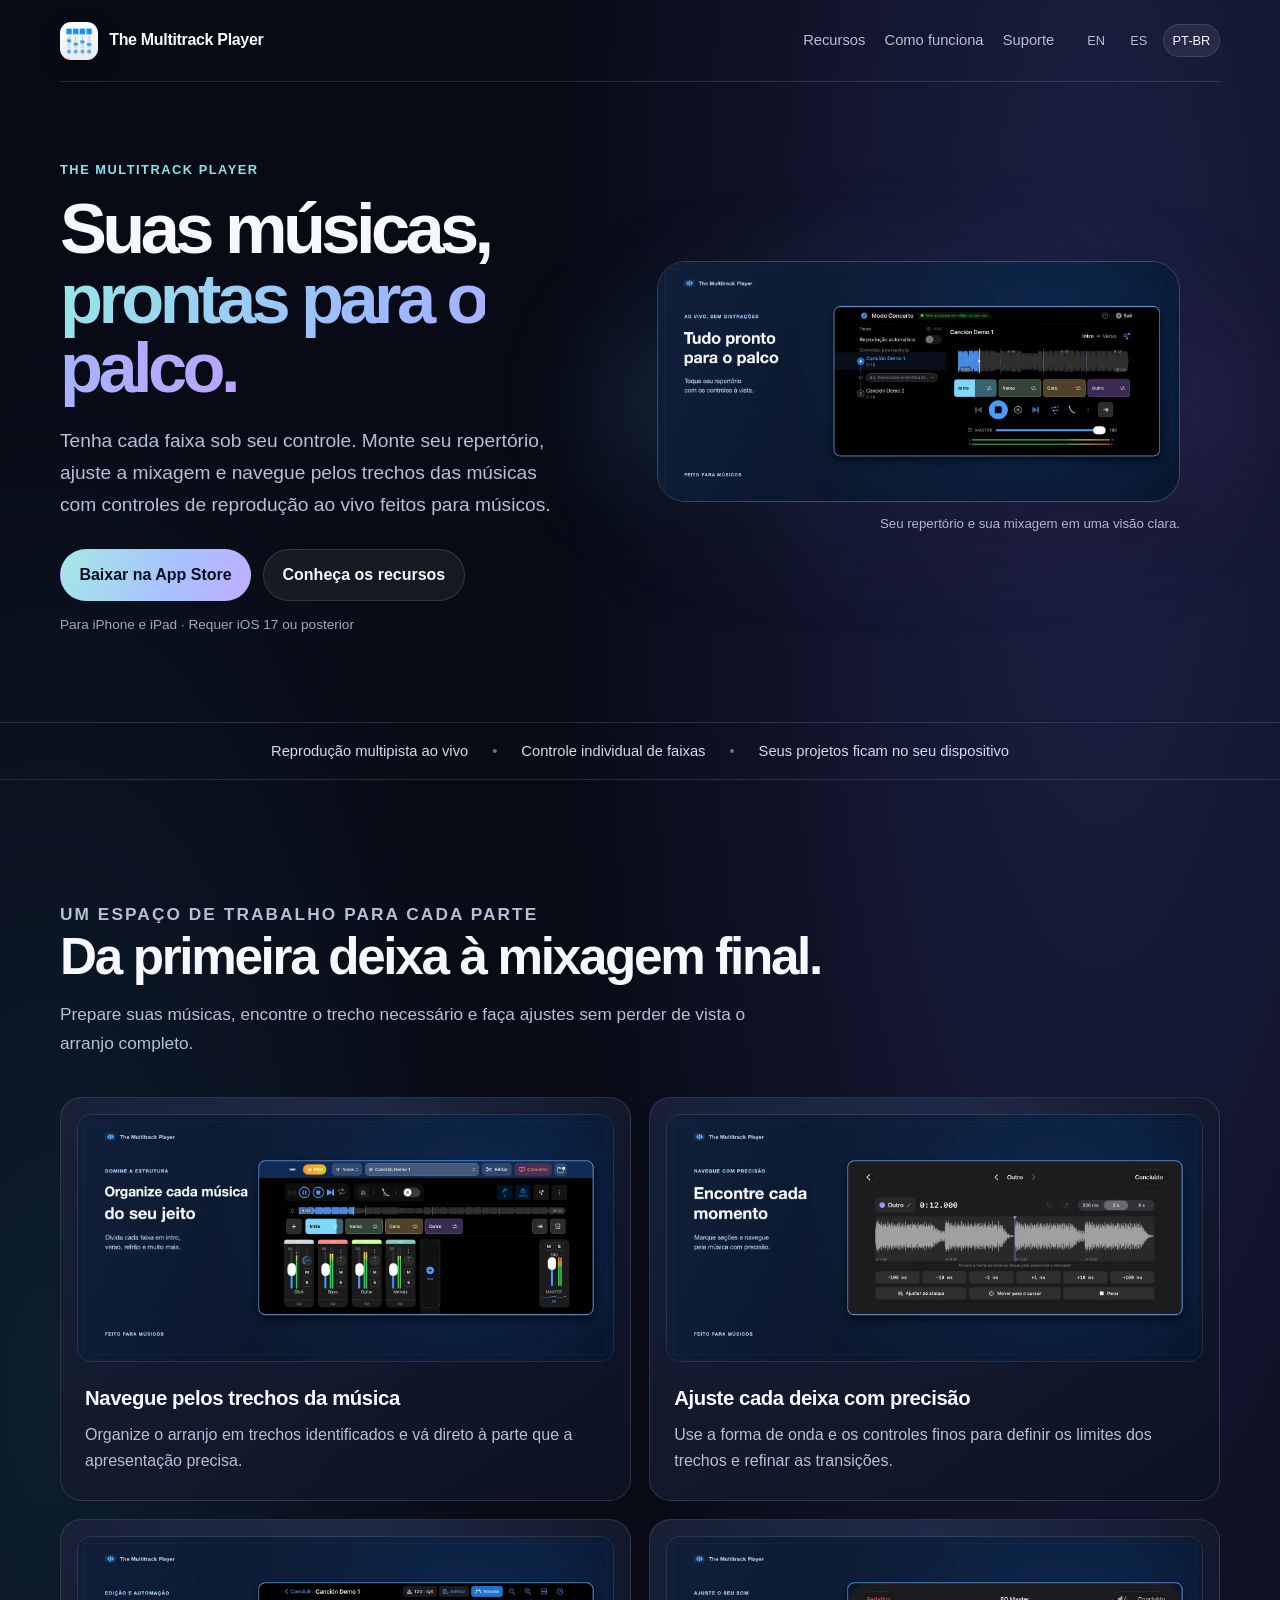
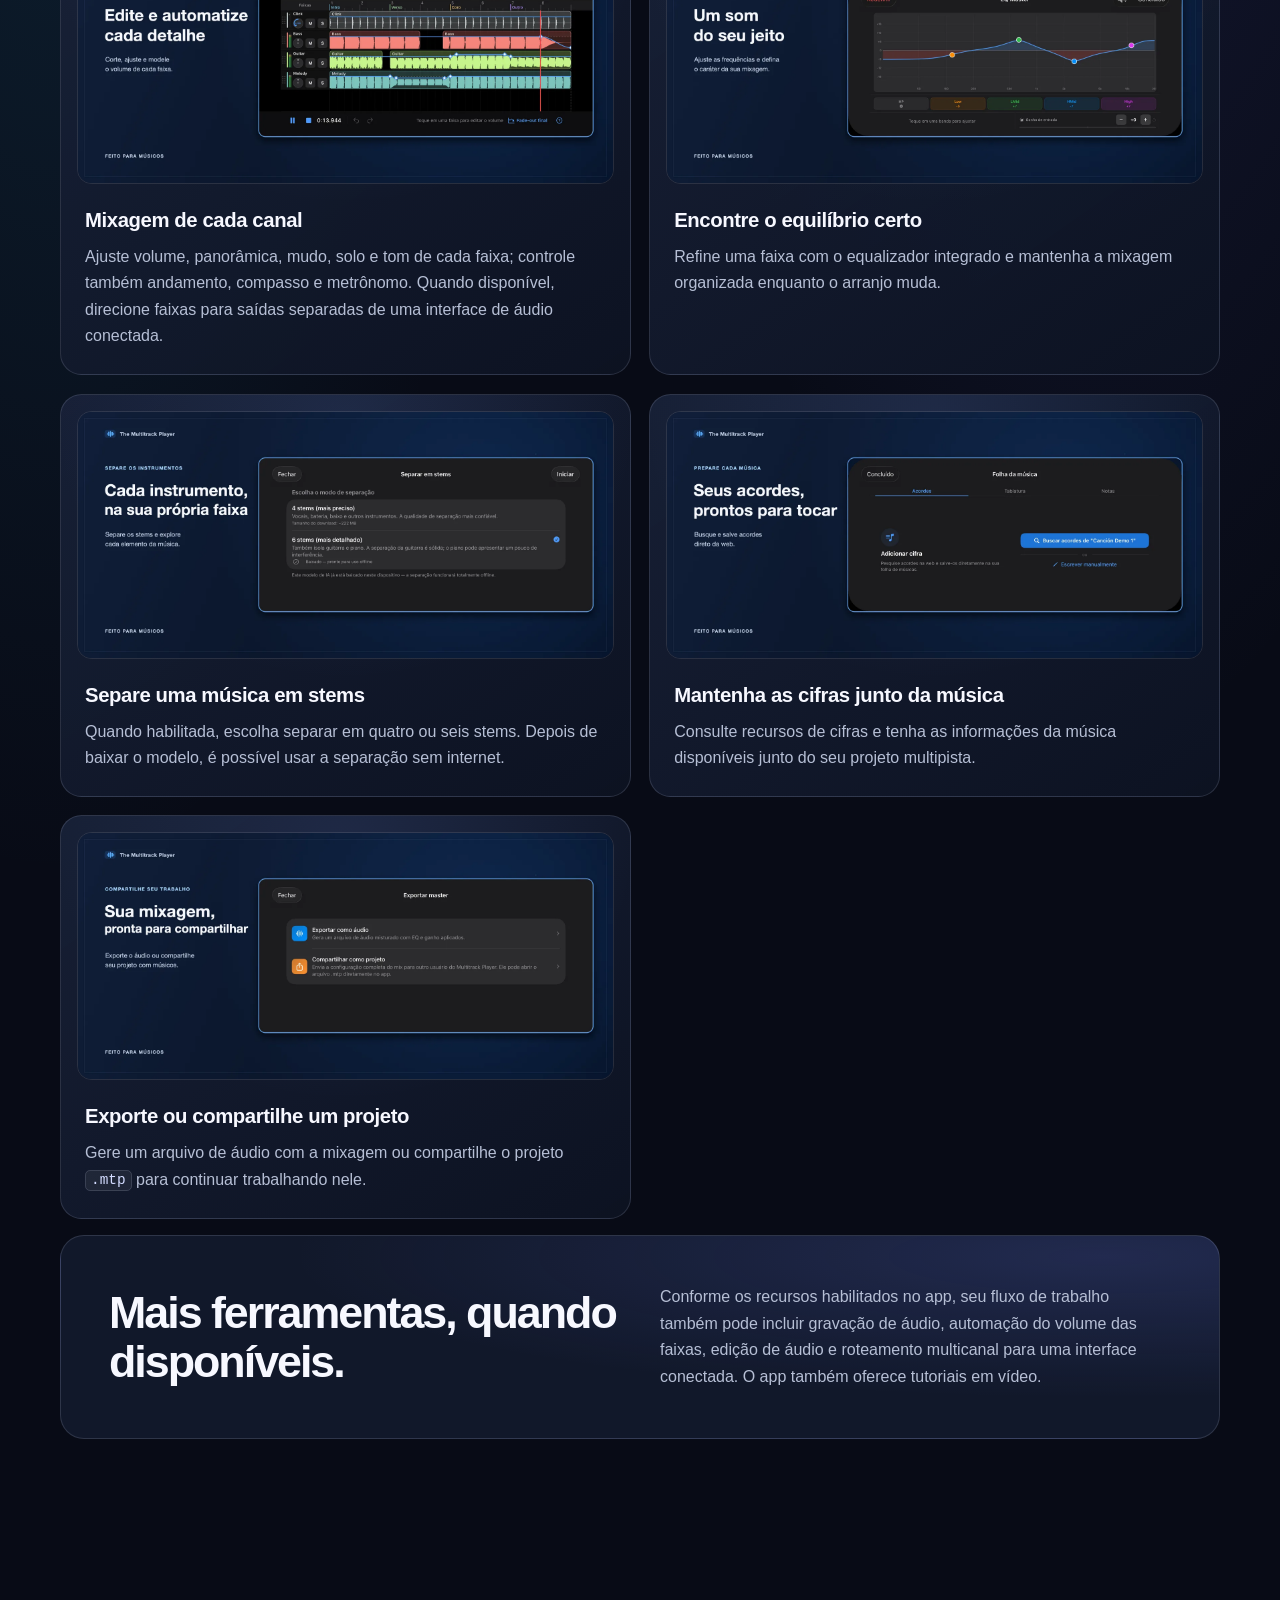
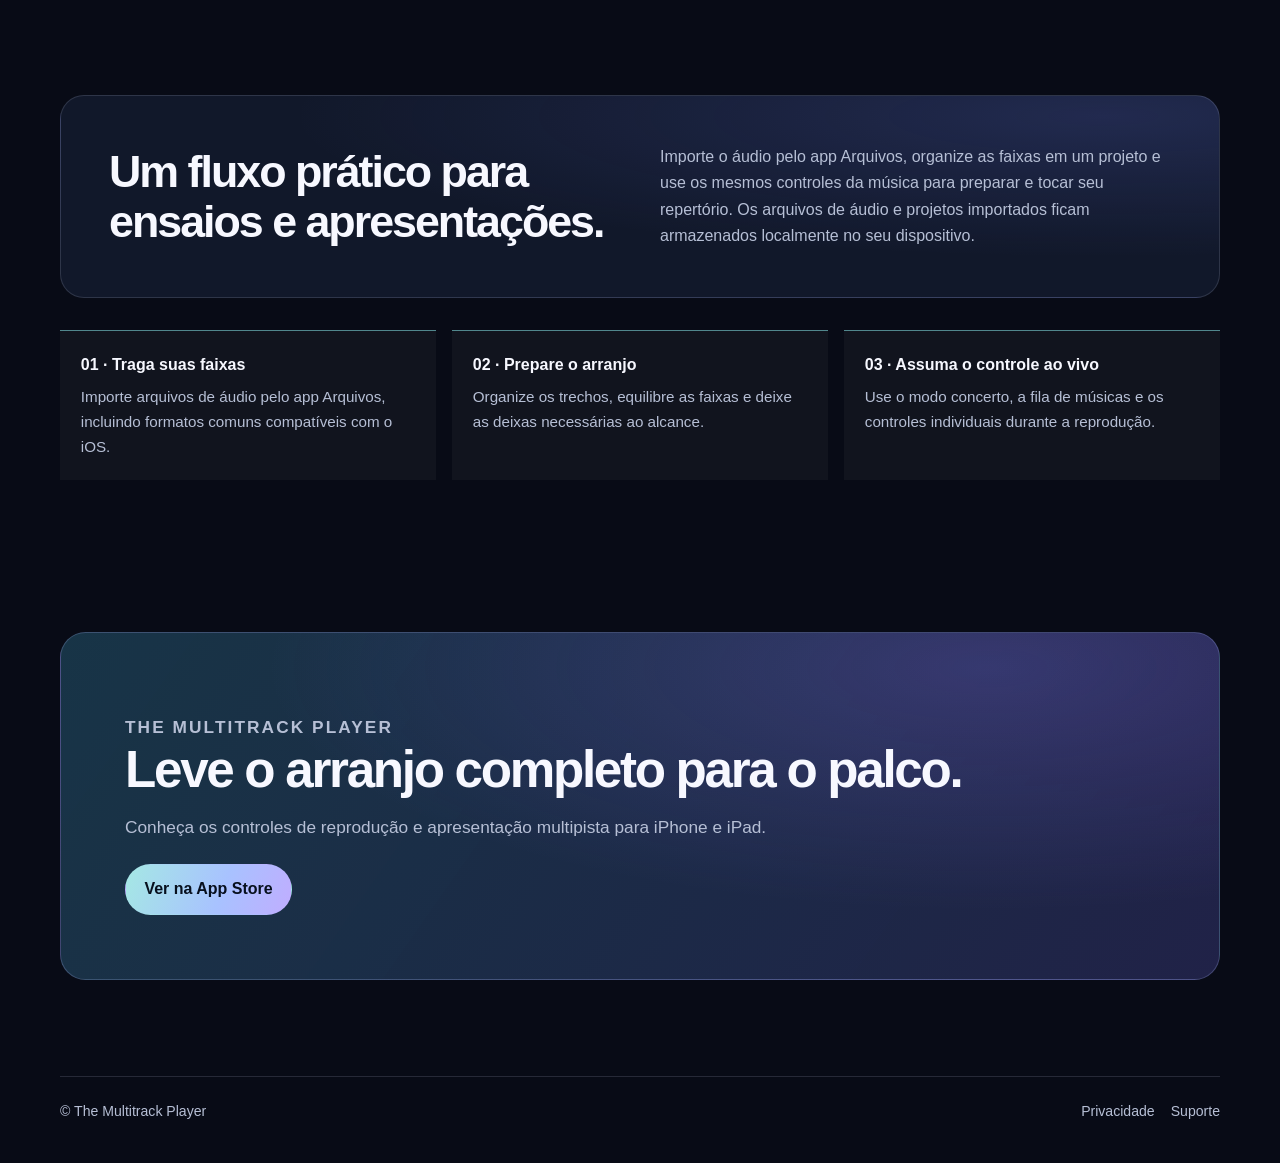
<file: index-pt-br.html>
<!doctype html>
<html lang="pt-BR">
<head>
    <meta charset="utf-8">
    <meta name="viewport" content="width=device-width, initial-scale=1">
    <meta name="description" content="Toque suas músicas multipista ao vivo. Organize trechos, ajuste cada canal e controle a reprodução com The Multitrack Player para iPhone e iPad.">
    <meta name="theme-color" content="#080b16">
    <link rel="canonical" href="https://themultitrackplayer.com/index-pt-br.html">
    <link rel="alternate" hreflang="en" href="https://themultitrackplayer.com/">
    <link rel="alternate" hreflang="es" href="https://themultitrackplayer.com/index-es.html">
    <link rel="alternate" hreflang="pt-BR" href="https://themultitrackplayer.com/index-pt-br.html">
    <link rel="alternate" hreflang="x-default" href="https://themultitrackplayer.com/">
    <link rel="icon" href="assets/images/app-icon.jpg">
    <link rel="stylesheet" href="assets/css/site.css">
    <title>The Multitrack Player — Suas músicas prontas para o palco</title>
</head>
<body>
    <a class="skip-link" href="#main">Pular para o conteúdo</a>
    <header class="site-header">
        <a class="brand" href="index-pt-br.html" aria-label="Página inicial do The Multitrack Player">
            <img src="assets/images/app-icon.jpg" alt="">
            <span>The Multitrack Player</span>
        </a>
        <nav class="header-links" aria-label="Navegação principal">
            <a href="#features">Recursos</a>
            <a href="#workflow">Como funciona</a>
            <a href="support-pt-br.html">Suporte</a>
            <span class="language-links" aria-label="Idioma">
                <a href="index.html" lang="en">EN</a>
                <a href="index-es.html" lang="es">ES</a>
                <a href="index-pt-br.html" lang="pt-BR" aria-current="page">PT-BR</a>
            </span>
        </nav>
    </header>

    <main id="main">
        <section class="hero" aria-labelledby="hero-title">
            <div>
                <p class="eyebrow">The Multitrack Player</p>
                <h1 id="hero-title">Suas músicas, <span>prontas para o palco.</span></h1>
                <p class="hero-copy">Tenha cada faixa sob seu controle. Monte seu repertório, ajuste a mixagem e navegue pelos trechos das músicas com controles de reprodução ao vivo feitos para músicos.</p>
                <div class="hero-actions">
                    <a class="button button-primary" href="https://apps.apple.com/app/id6757976520">Baixar na App Store</a>
                    <a class="button" href="#features">Conheça os recursos</a>
                </div>
                <p class="platform-note">Para iPhone e iPad · Requer iOS 17 ou posterior</p>
            </div>
            <figure class="hero-art">
                <img src="assets/images/screenshots/pt-br/concert.webp" width="1600" height="736" alt="Modo concerto com a fila de músicas e controles de reprodução multipista">
                <figcaption>Seu repertório e sua mixagem em uma visão clara.</figcaption>
            </figure>
        </section>

        <div class="trust-strip" aria-label="Feito para músicos">
            <span>Reprodução multipista ao vivo</span>
            <span>Controle individual de faixas</span>
            <span>Seus projetos ficam no seu dispositivo</span>
        </div>

        <section class="page-section" id="features" aria-labelledby="features-title">
            <div class="section-heading">
                <p class="eyebrow">Um espaço de trabalho para cada parte</p>
                <h2 id="features-title">Da primeira deixa à mixagem final.</h2>
                <p>Prepare suas músicas, encontre o trecho necessário e faça ajustes sem perder de vista o arranjo completo.</p>
            </div>

            <div class="feature-grid">
                <article class="feature-card">
                    <figure><img src="assets/images/screenshots/pt-br/sections.webp" width="1600" height="736" loading="lazy" alt="Trechos de uma música organizados em uma linha do tempo multipista"></figure>
                    <div class="feature-copy">
                        <h3>Navegue pelos trechos da música</h3>
                        <p>Organize o arranjo em trechos identificados e vá direto à parte que a apresentação precisa.</p>
                    </div>
                </article>
                <article class="feature-card">
                    <figure><img src="assets/images/screenshots/pt-br/precision.webp" width="1600" height="736" loading="lazy" alt="Forma de onda e controles precisos para ajustar um trecho da música"></figure>
                    <div class="feature-copy">
                        <h3>Ajuste cada deixa com precisão</h3>
                        <p>Use a forma de onda e os controles finos para definir os limites dos trechos e refinar as transições.</p>
                    </div>
                </article>
                <article class="feature-card">
                    <figure><img src="assets/images/screenshots/pt-br/editing.webp" width="1600" height="736" loading="lazy" alt="Mixer de faixas com controles individuais e ajustes de reprodução"></figure>
                    <div class="feature-copy">
                        <h3>Mixagem de cada canal</h3>
                        <p>Ajuste volume, panorâmica, mudo, solo e tom de cada faixa; controle também andamento, compasso e metrônomo. Quando disponível, direcione faixas para saídas separadas de uma interface de áudio conectada.</p>
                    </div>
                </article>
                <article class="feature-card">
                    <figure><img src="assets/images/screenshots/pt-br/equalizer.webp" width="1600" height="736" loading="lazy" alt="Controles do equalizador para ajustar o som de uma faixa"></figure>
                    <div class="feature-copy">
                        <h3>Encontre o equilíbrio certo</h3>
                        <p>Refine uma faixa com o equalizador integrado e mantenha a mixagem organizada enquanto o arranjo muda.</p>
                    </div>
                </article>
                <article class="feature-card">
                    <figure><img src="assets/images/screenshots/pt-br/stems.webp" width="1600" height="736" loading="lazy" alt="Opções de separação de áudio em quatro ou seis faixas"></figure>
                    <div class="feature-copy">
                        <h3>Separe uma música em stems</h3>
                        <p>Quando habilitada, escolha separar em quatro ou seis stems. Depois de baixar o modelo, é possível usar a separação sem internet.</p>
                    </div>
                </article>
                <article class="feature-card">
                    <figure><img src="assets/images/screenshots/pt-br/chords.webp" width="1600" height="736" loading="lazy" alt="Navegador de cifras e ferramentas de cifra no app"></figure>
                    <div class="feature-copy">
                        <h3>Mantenha as cifras junto da música</h3>
                        <p>Consulte recursos de cifras e tenha as informações da música disponíveis junto do seu projeto multipista.</p>
                    </div>
                </article>
                <article class="feature-card">
                    <figure><img src="assets/images/screenshots/pt-br/export.webp" width="1600" height="736" loading="lazy" alt="Opções para exportar uma mixagem de áudio ou compartilhar um projeto"></figure>
                    <div class="feature-copy">
                        <h3>Exporte ou compartilhe um projeto</h3>
                        <p>Gere um arquivo de áudio com a mixagem ou compartilhe o projeto <code>.mtp</code> para continuar trabalhando nele.</p>
                    </div>
                </article>
            </div>
            <div class="benefit-band">
                <h2>Mais ferramentas, quando disponíveis.</h2>
                <p>Conforme os recursos habilitados no app, seu fluxo de trabalho também pode incluir gravação de áudio, automação do volume das faixas, edição de áudio e roteamento multicanal para uma interface conectada. O app também oferece tutoriais em vídeo.</p>
            </div>
        </section>

        <section class="page-section" id="workflow" aria-labelledby="workflow-title">
            <div class="benefit-band">
                <h2 id="workflow-title">Um fluxo prático para ensaios e apresentações.</h2>
                <p>Importe o áudio pelo app Arquivos, organize as faixas em um projeto e use os mesmos controles da música para preparar e tocar seu repertório. Os arquivos de áudio e projetos importados ficam armazenados localmente no seu dispositivo.</p>
            </div>
            <div class="workflow-list">
                <div class="workflow-step">
                    <strong>01 · Traga suas faixas</strong>
                    <p>Importe arquivos de áudio pelo app Arquivos, incluindo formatos comuns compatíveis com o iOS.</p>
                </div>
                <div class="workflow-step">
                    <strong>02 · Prepare o arranjo</strong>
                    <p>Organize os trechos, equilibre as faixas e deixe as deixas necessárias ao alcance.</p>
                </div>
                <div class="workflow-step">
                    <strong>03 · Assuma o controle ao vivo</strong>
                    <p>Use o modo concerto, a fila de músicas e os controles individuais durante a reprodução.</p>
                </div>
            </div>
        </section>

        <section class="closing" aria-labelledby="closing-title">
            <p class="eyebrow">The Multitrack Player</p>
            <h2 id="closing-title">Leve o arranjo completo para o palco.</h2>
            <p>Conheça os controles de reprodução e apresentação multipista para iPhone e iPad.</p>
            <a class="button button-primary" href="https://apps.apple.com/app/id6757976520">Ver na App Store</a>
        </section>
    </main>

    <footer class="site-footer">
        <p>© The Multitrack Player</p>
        <nav class="footer-links" aria-label="Navegação do rodapé">
            <a href="privacy-pt-br.html">Privacidade</a>
            <a href="support-pt-br.html">Suporte</a>
        </nav>
    </footer>
</body>
</html>
</file>
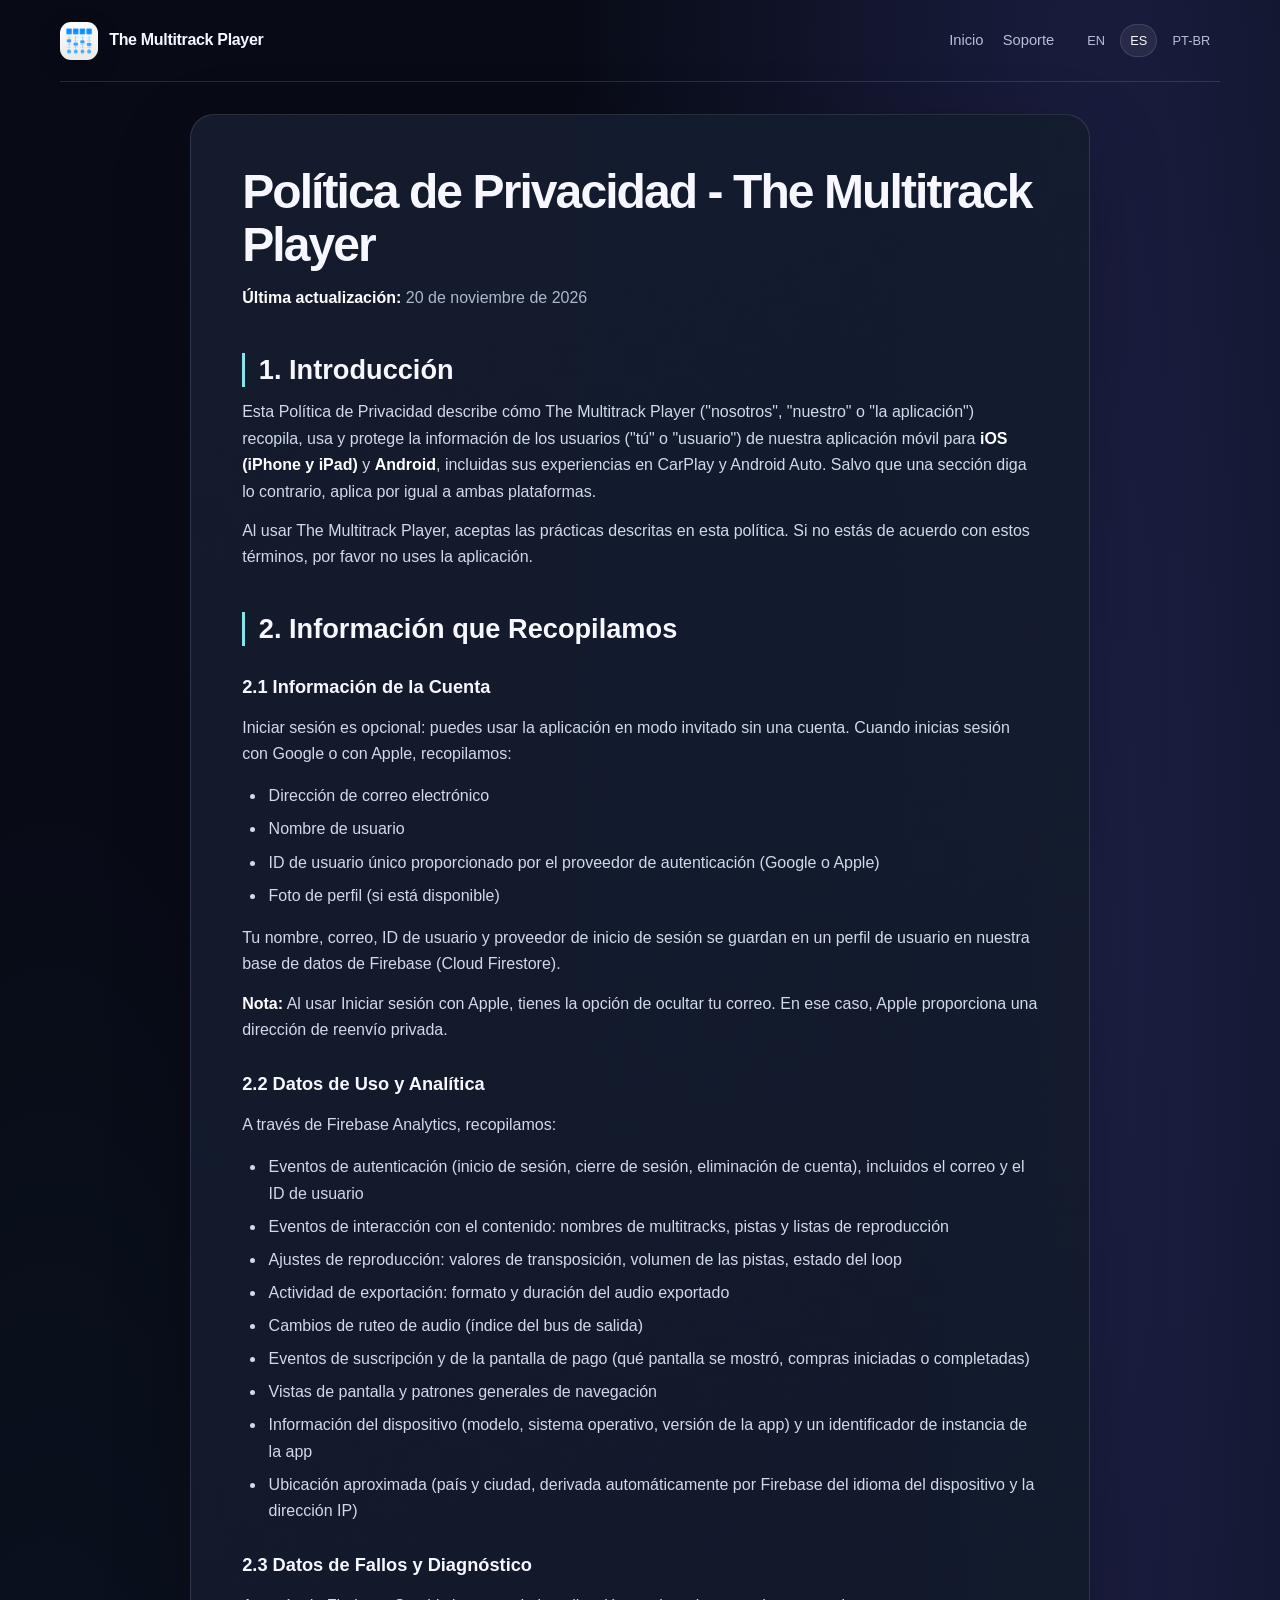
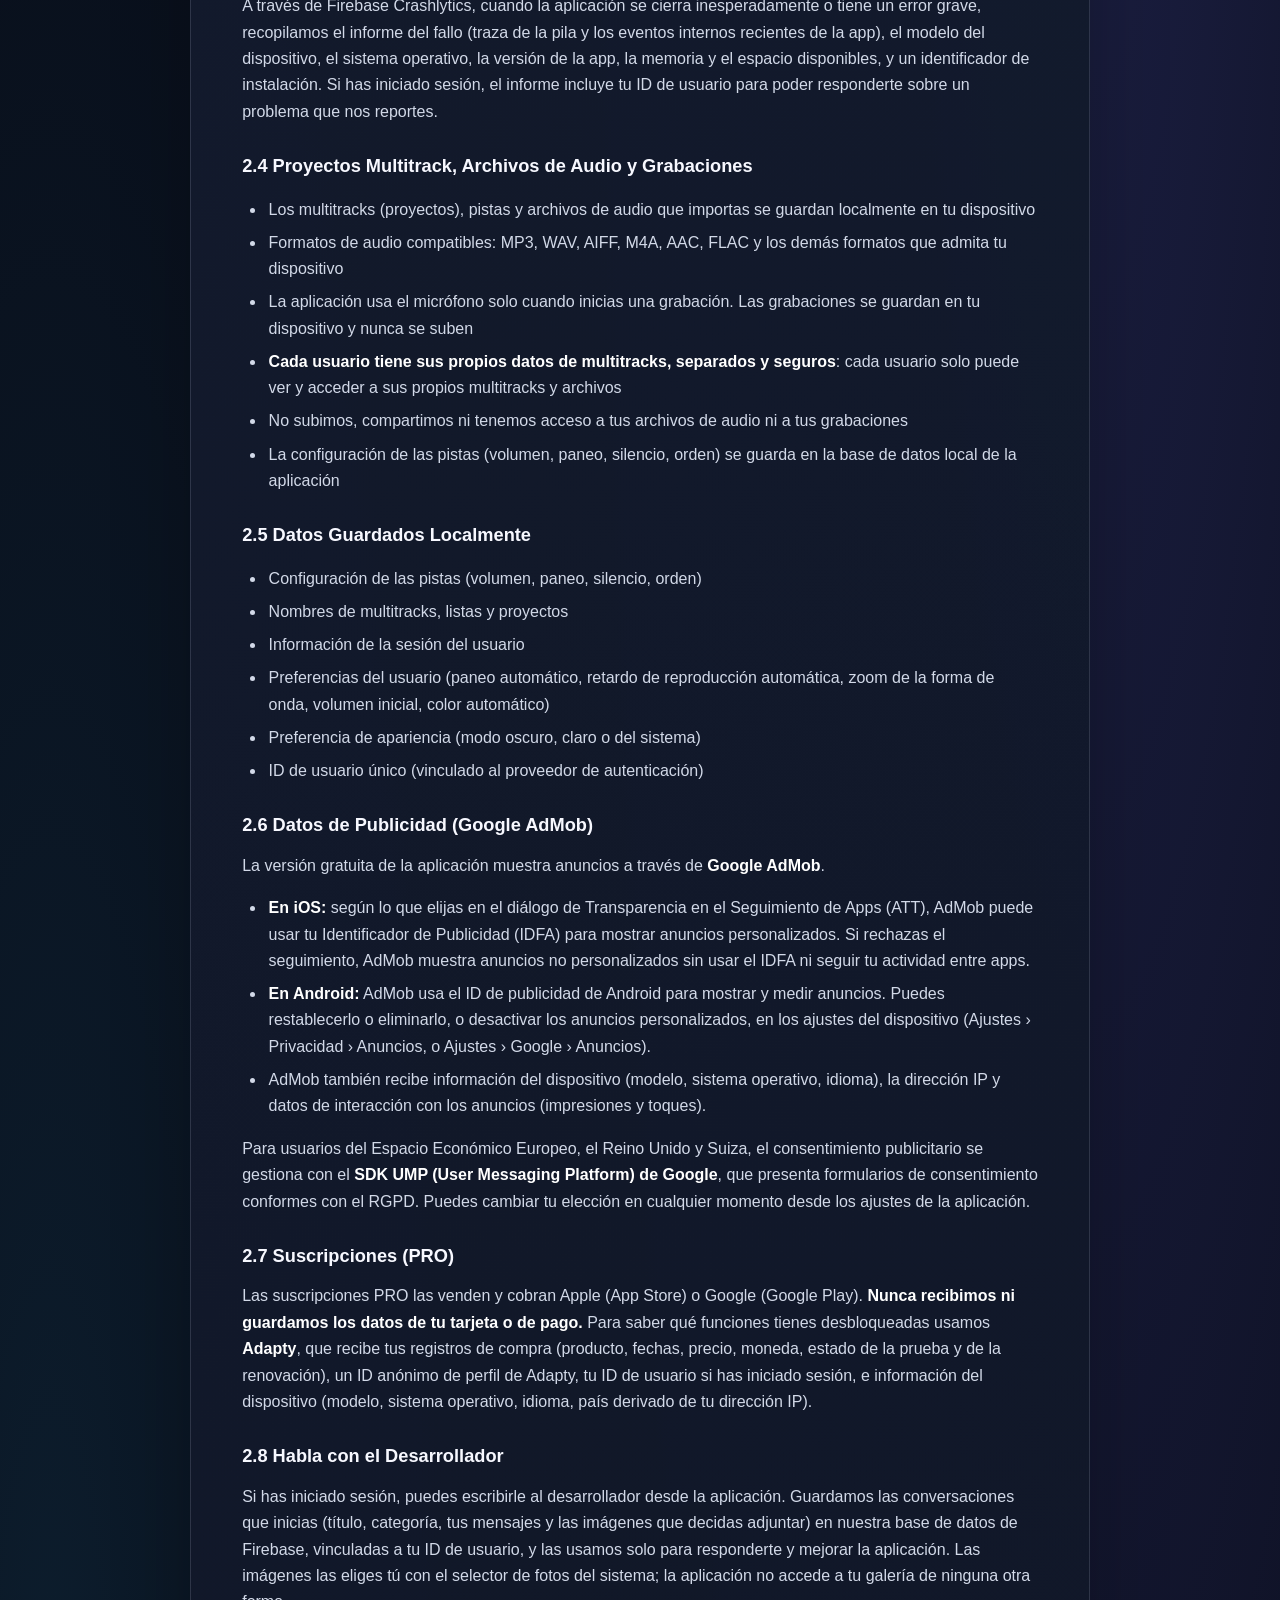
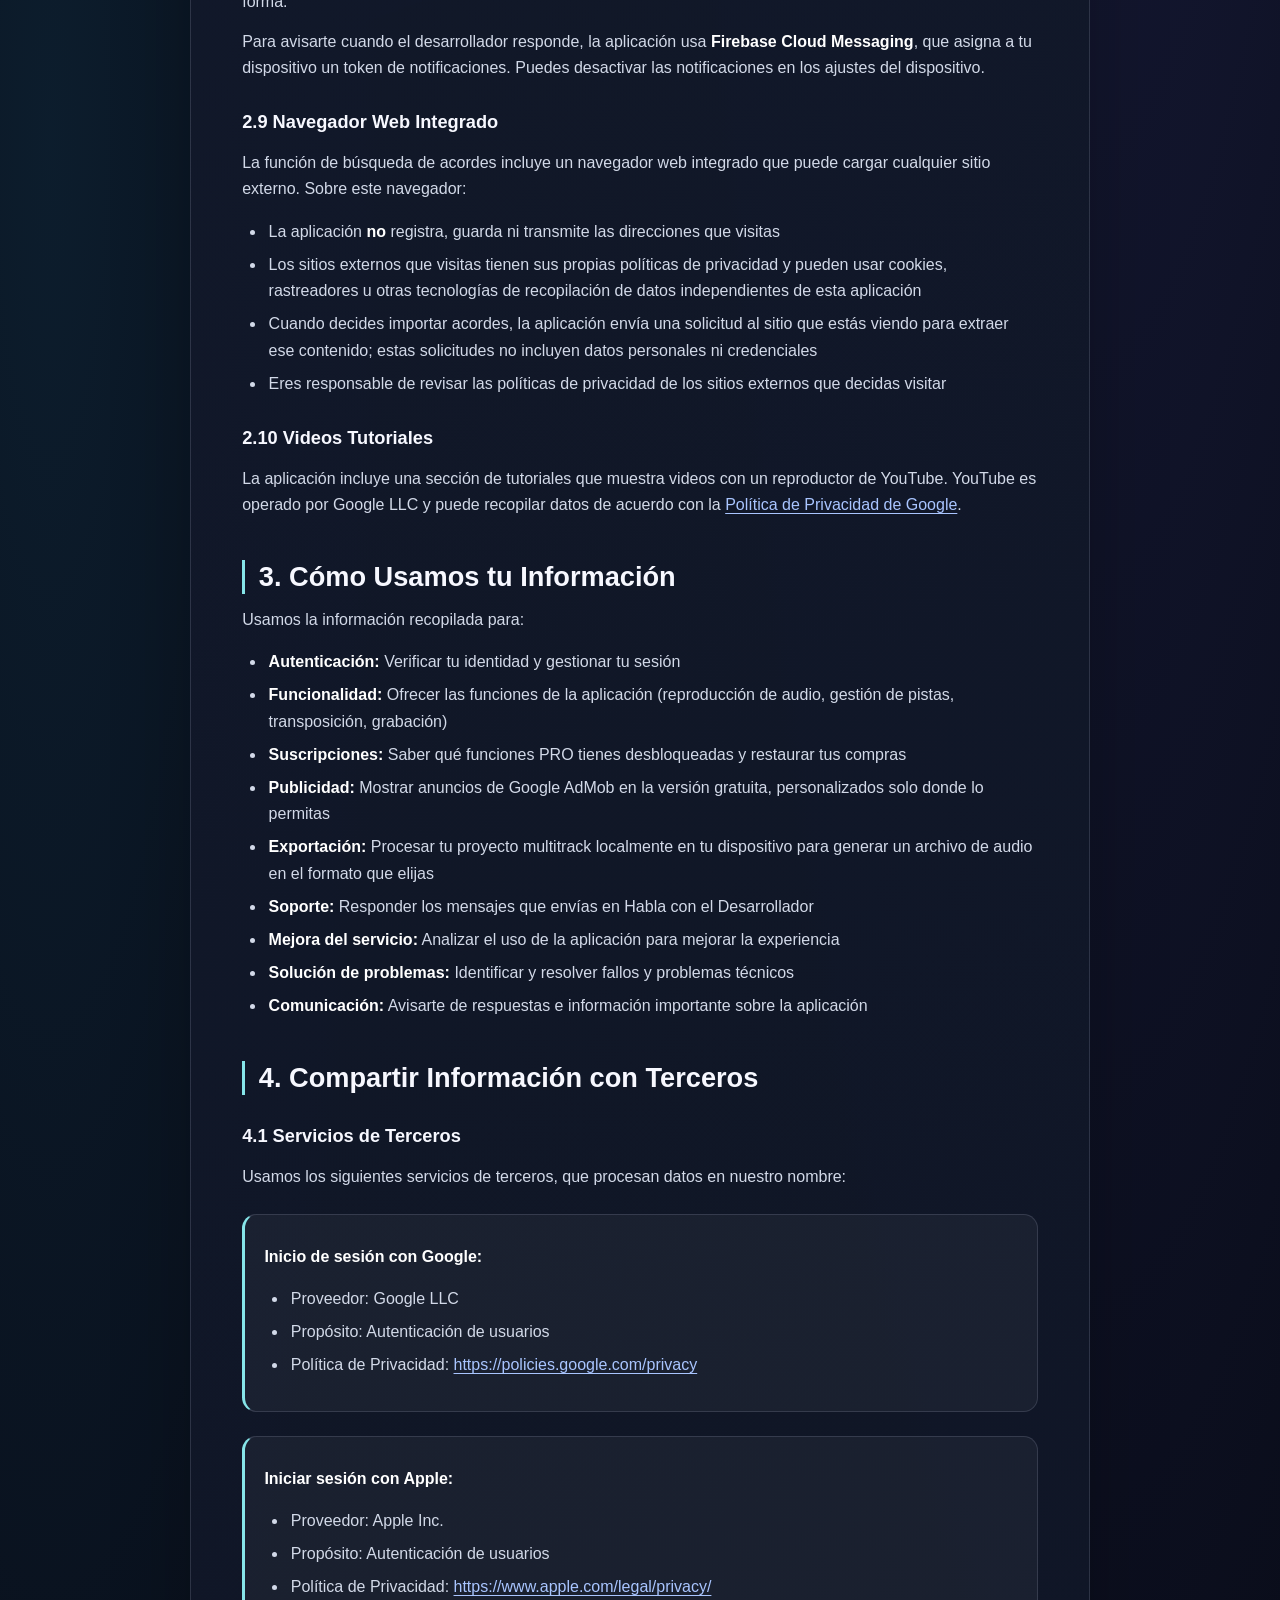
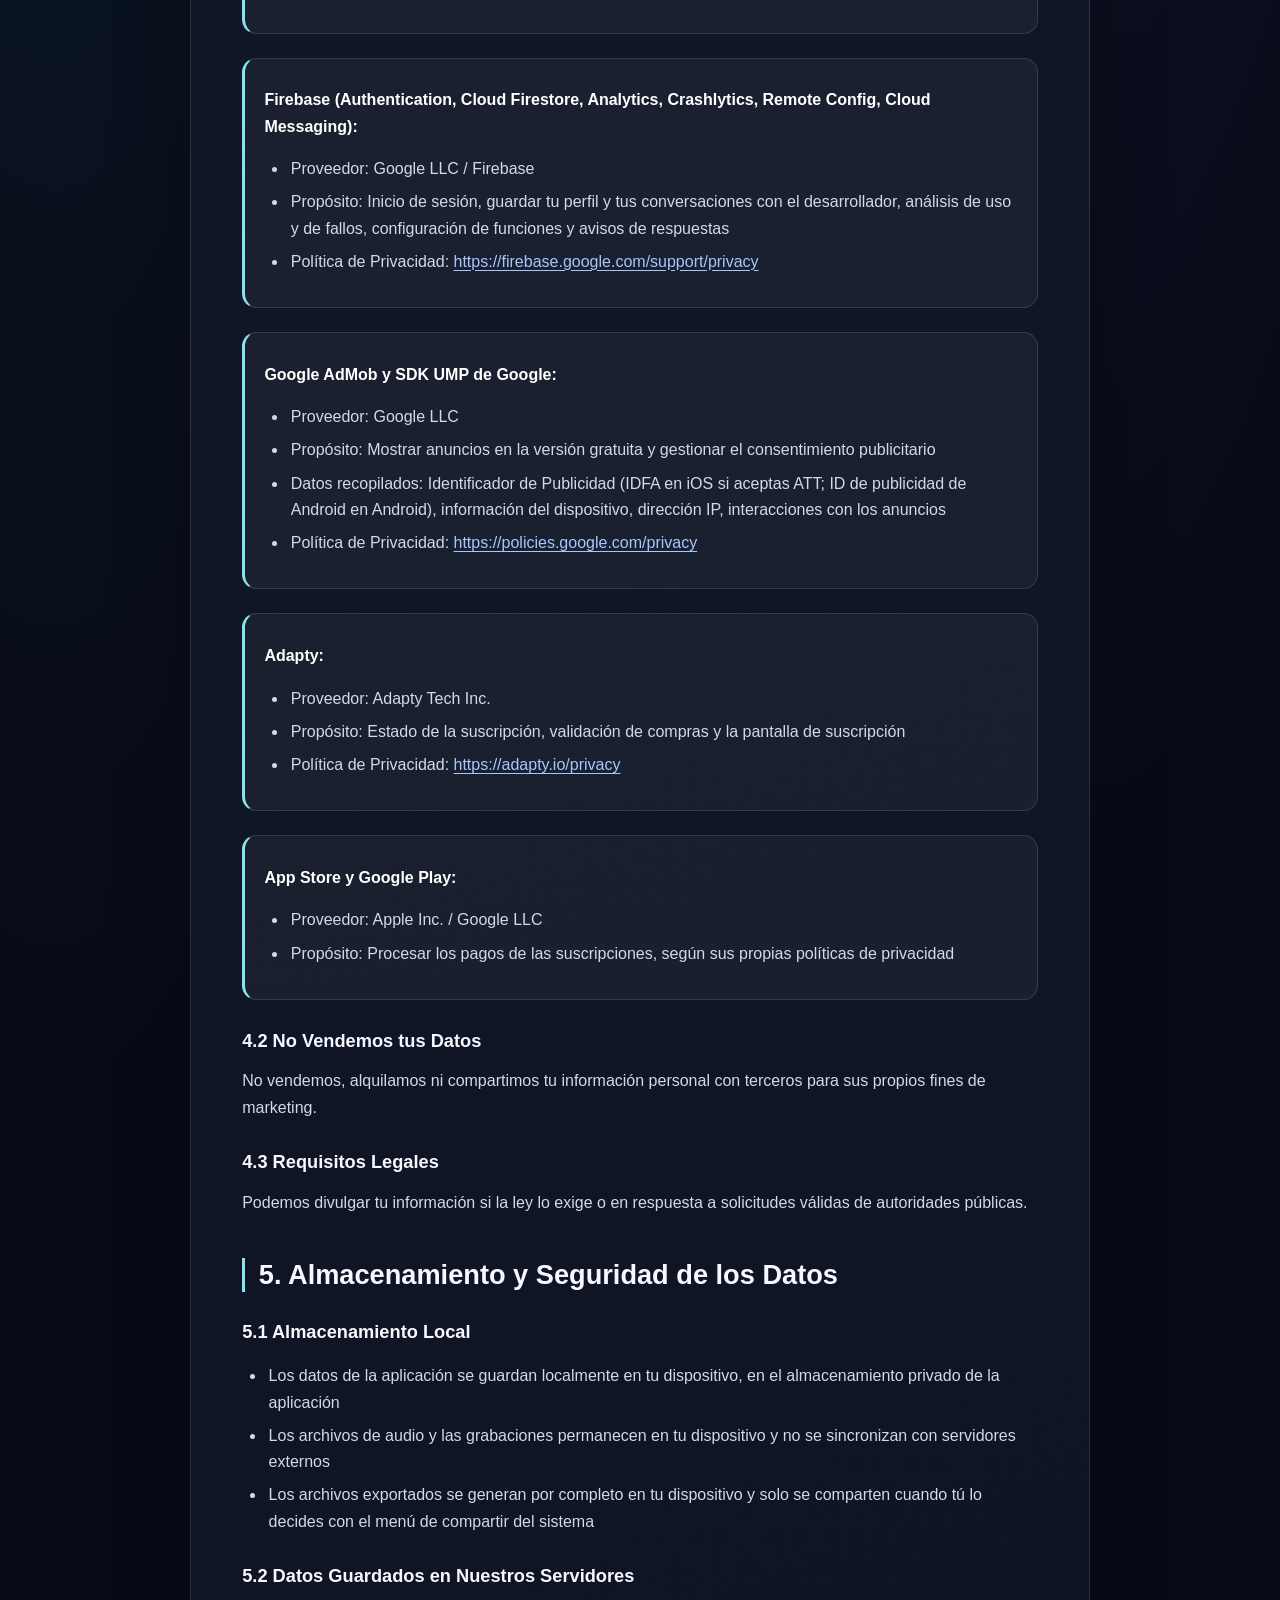
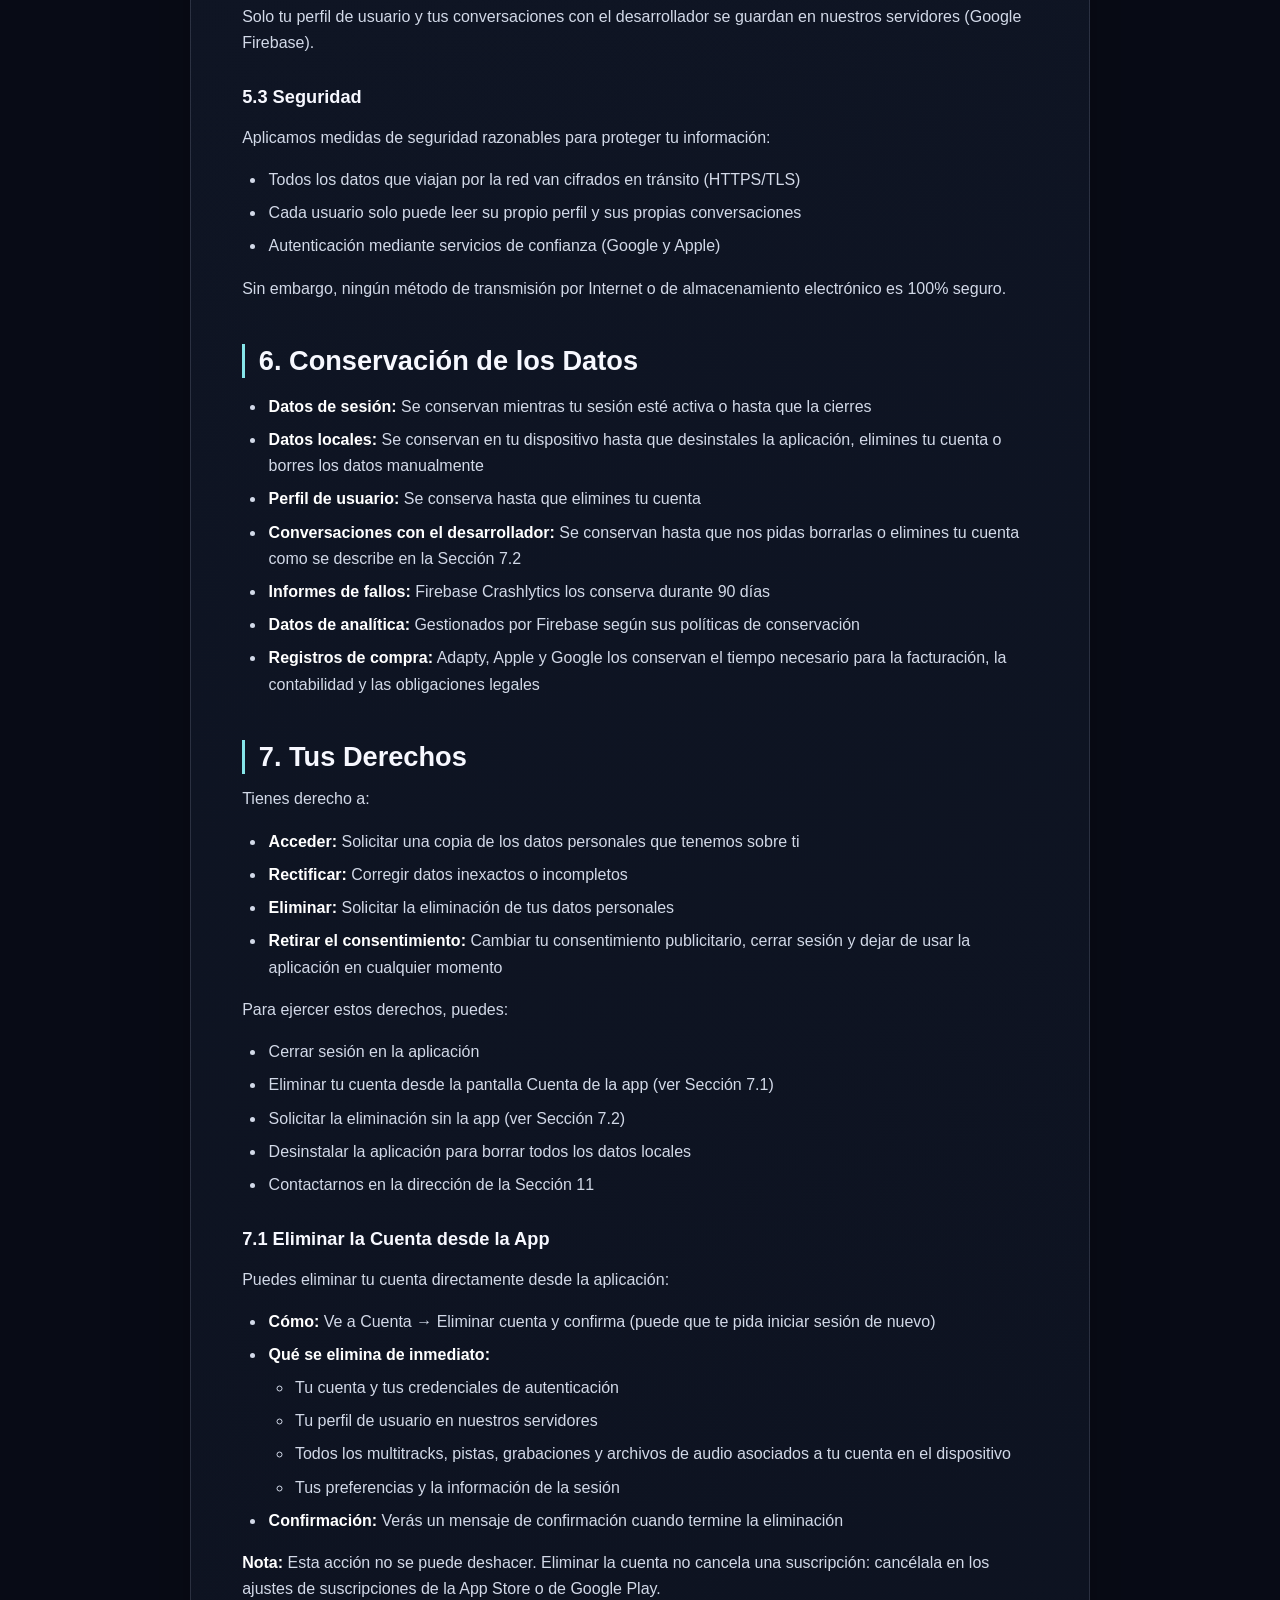
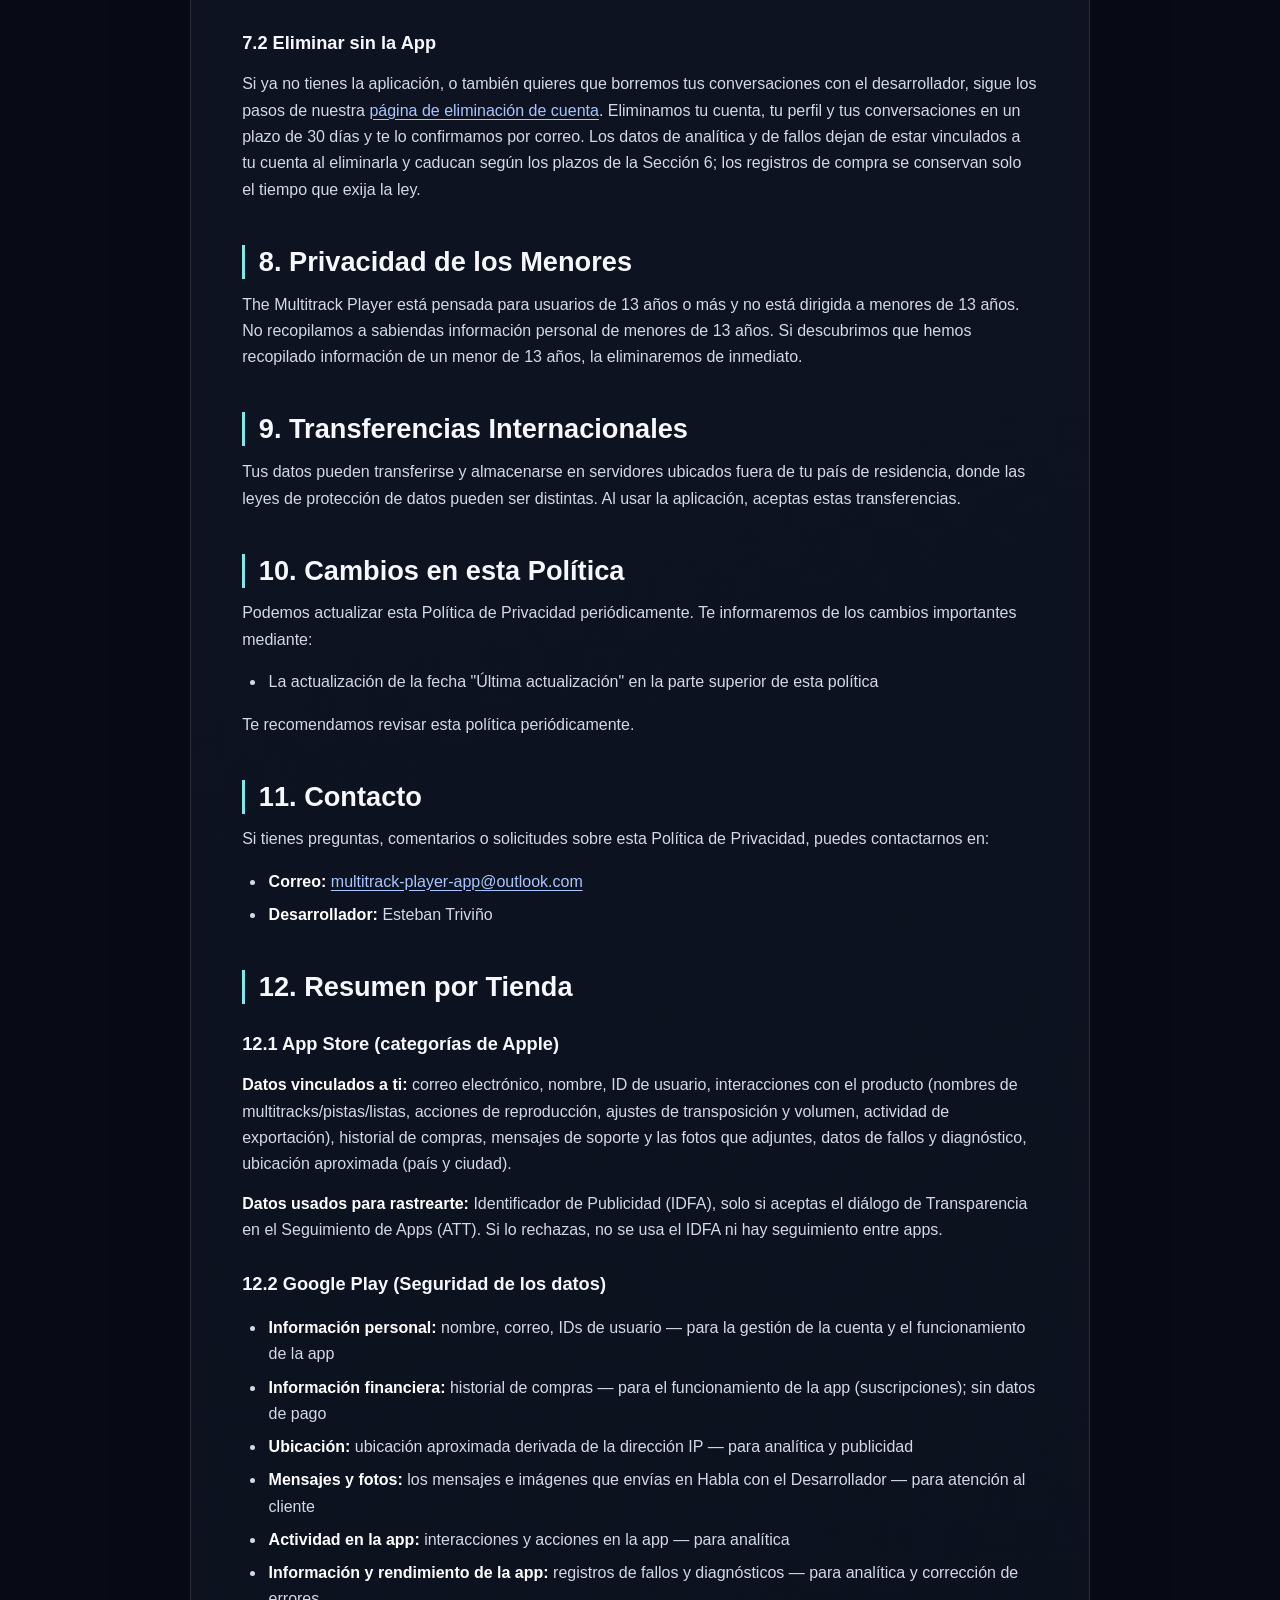
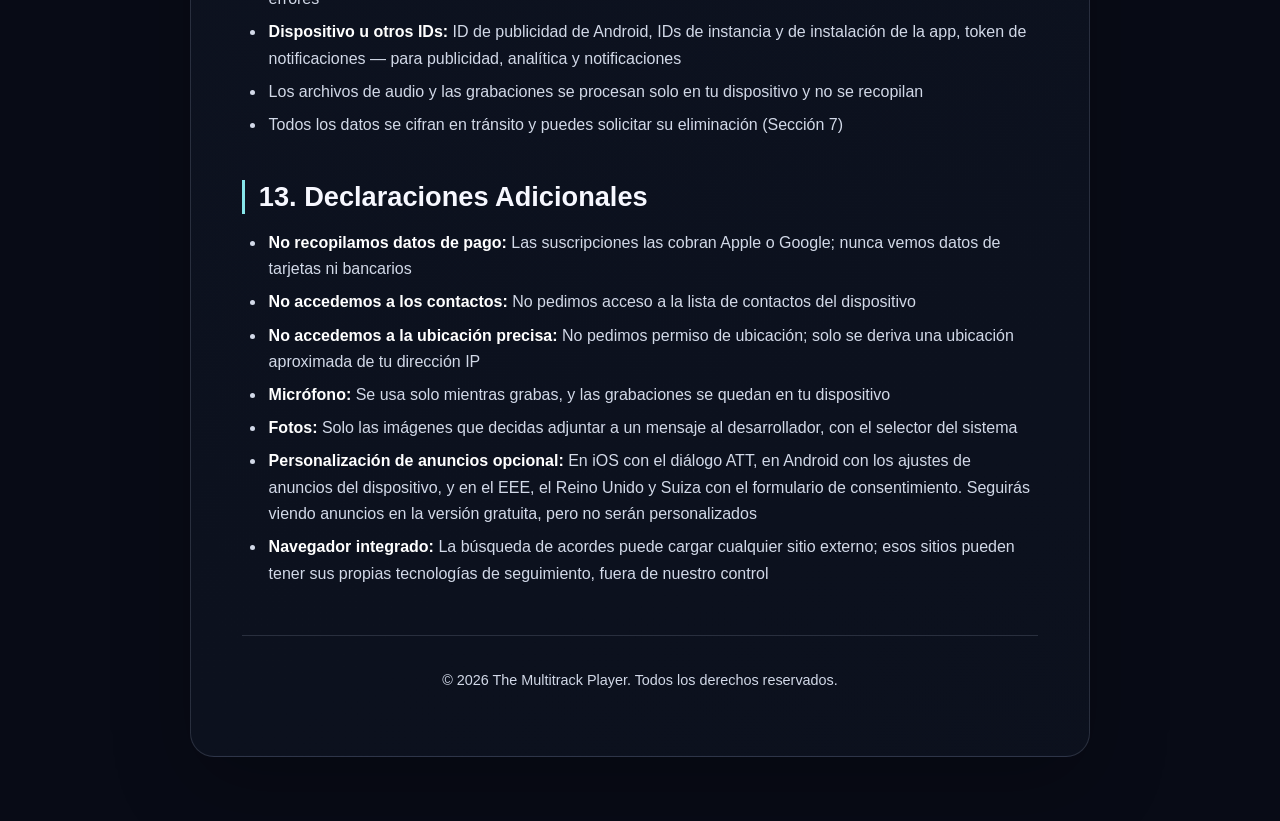
<file: privacy-es.html>
<!DOCTYPE html>
<html lang="es">
<head>
    <meta charset="UTF-8">
    <meta name="viewport" content="width=device-width, initial-scale=1.0">
    <meta name="description" content="Política de Privacidad de la aplicación The Multitrack Player para iOS y Android">
    <title>Política de Privacidad - The Multitrack Player</title>
    <meta name="theme-color" content="#080b16">
    <link rel="stylesheet" href="assets/css/site.css">
    <link rel="canonical" href="https://themultitrackplayer.com/privacy-es.html">
    <link rel="alternate" hreflang="en" href="https://themultitrackplayer.com/privacy.html">
    <link rel="alternate" hreflang="es" href="https://themultitrackplayer.com/privacy-es.html">
    <link rel="alternate" hreflang="pt-BR" href="https://themultitrackplayer.com/privacy-pt-br.html">
</head>
<body>
    <a class="skip-link" href="#main">Saltar al contenido</a>
    <header class="site-header">
        <a class="brand" href="index-es.html">
            <img src="assets/images/app-icon.jpg" alt="">
            <span>The Multitrack Player</span>
        </a>
        <nav class="header-links" aria-label="Navegación principal">
            <a href="index-es.html">Inicio</a>
            <a href="support-es.html">Soporte</a>
            <span class="language-links" aria-label="Idioma">
                <a href="privacy.html" lang="en">EN</a>
                <a href="privacy-es.html" lang="es" aria-current="page">ES</a>
                <a href="privacy-pt-br.html" lang="pt-BR">PT-BR</a>
            </span>
        </nav>
    </header>
    <div class="container">
        <main id="main">
        <h1>Política de Privacidad - The Multitrack Player</h1>
        <p class="last-updated"><strong>Última actualización:</strong> 20 de noviembre de 2026</p>

        <div class="section">
            <h2>1. Introducción</h2>
            <p>Esta Política de Privacidad describe cómo The Multitrack Player ("nosotros", "nuestro" o "la aplicación") recopila, usa y protege la información de los usuarios ("tú" o "usuario") de nuestra aplicación móvil para <strong>iOS (iPhone y iPad)</strong> y <strong>Android</strong>, incluidas sus experiencias en CarPlay y Android Auto. Salvo que una sección diga lo contrario, aplica por igual a ambas plataformas.</p>
            <p>Al usar The Multitrack Player, aceptas las prácticas descritas en esta política. Si no estás de acuerdo con estos términos, por favor no uses la aplicación.</p>
        </div>

        <div class="section">
            <h2>2. Información que Recopilamos</h2>

            <h3>2.1 Información de la Cuenta</h3>
            <p>Iniciar sesión es opcional: puedes usar la aplicación en modo invitado sin una cuenta. Cuando inicias sesión con Google o con Apple, recopilamos:</p>
            <ul>
                <li>Dirección de correo electrónico</li>
                <li>Nombre de usuario</li>
                <li>ID de usuario único proporcionado por el proveedor de autenticación (Google o Apple)</li>
                <li>Foto de perfil (si está disponible)</li>
            </ul>
            <p>Tu nombre, correo, ID de usuario y proveedor de inicio de sesión se guardan en un perfil de usuario en nuestra base de datos de Firebase (Cloud Firestore).</p>
            <p><strong>Nota:</strong> Al usar Iniciar sesión con Apple, tienes la opción de ocultar tu correo. En ese caso, Apple proporciona una dirección de reenvío privada.</p>

            <h3>2.2 Datos de Uso y Analítica</h3>
            <p>A través de Firebase Analytics, recopilamos:</p>
            <ul>
                <li>Eventos de autenticación (inicio de sesión, cierre de sesión, eliminación de cuenta), incluidos el correo y el ID de usuario</li>
                <li>Eventos de interacción con el contenido: nombres de multitracks, pistas y listas de reproducción</li>
                <li>Ajustes de reproducción: valores de transposición, volumen de las pistas, estado del loop</li>
                <li>Actividad de exportación: formato y duración del audio exportado</li>
                <li>Cambios de ruteo de audio (índice del bus de salida)</li>
                <li>Eventos de suscripción y de la pantalla de pago (qué pantalla se mostró, compras iniciadas o completadas)</li>
                <li>Vistas de pantalla y patrones generales de navegación</li>
                <li>Información del dispositivo (modelo, sistema operativo, versión de la app) y un identificador de instancia de la app</li>
                <li>Ubicación aproximada (país y ciudad, derivada automáticamente por Firebase del idioma del dispositivo y la dirección IP)</li>
            </ul>

            <h3>2.3 Datos de Fallos y Diagnóstico</h3>
            <p>A través de Firebase Crashlytics, cuando la aplicación se cierra inesperadamente o tiene un error grave, recopilamos el informe del fallo (traza de la pila y los eventos internos recientes de la app), el modelo del dispositivo, el sistema operativo, la versión de la app, la memoria y el espacio disponibles, y un identificador de instalación. Si has iniciado sesión, el informe incluye tu ID de usuario para poder responderte sobre un problema que nos reportes.</p>

            <h3>2.4 Proyectos Multitrack, Archivos de Audio y Grabaciones</h3>
            <ul>
                <li>Los multitracks (proyectos), pistas y archivos de audio que importas se guardan localmente en tu dispositivo</li>
                <li>Formatos de audio compatibles: MP3, WAV, AIFF, M4A, AAC, FLAC y los demás formatos que admita tu dispositivo</li>
                <li>La aplicación usa el micrófono solo cuando inicias una grabación. Las grabaciones se guardan en tu dispositivo y nunca se suben</li>
                <li><strong>Cada usuario tiene sus propios datos de multitracks, separados y seguros</strong>: cada usuario solo puede ver y acceder a sus propios multitracks y archivos</li>
                <li>No subimos, compartimos ni tenemos acceso a tus archivos de audio ni a tus grabaciones</li>
                <li>La configuración de las pistas (volumen, paneo, silencio, orden) se guarda en la base de datos local de la aplicación</li>
            </ul>

            <h3>2.5 Datos Guardados Localmente</h3>
            <ul>
                <li>Configuración de las pistas (volumen, paneo, silencio, orden)</li>
                <li>Nombres de multitracks, listas y proyectos</li>
                <li>Información de la sesión del usuario</li>
                <li>Preferencias del usuario (paneo automático, retardo de reproducción automática, zoom de la forma de onda, volumen inicial, color automático)</li>
                <li>Preferencia de apariencia (modo oscuro, claro o del sistema)</li>
                <li>ID de usuario único (vinculado al proveedor de autenticación)</li>
            </ul>
        </div>

        <div class="section">
            <h3>2.6 Datos de Publicidad (Google AdMob)</h3>
            <p>La versión gratuita de la aplicación muestra anuncios a través de <strong>Google AdMob</strong>.</p>
            <ul>
                <li><strong>En iOS:</strong> según lo que elijas en el diálogo de Transparencia en el Seguimiento de Apps (ATT), AdMob puede usar tu Identificador de Publicidad (IDFA) para mostrar anuncios personalizados. Si rechazas el seguimiento, AdMob muestra anuncios no personalizados sin usar el IDFA ni seguir tu actividad entre apps.</li>
                <li><strong>En Android:</strong> AdMob usa el ID de publicidad de Android para mostrar y medir anuncios. Puedes restablecerlo o eliminarlo, o desactivar los anuncios personalizados, en los ajustes del dispositivo (Ajustes › Privacidad › Anuncios, o Ajustes › Google › Anuncios).</li>
                <li>AdMob también recibe información del dispositivo (modelo, sistema operativo, idioma), la dirección IP y datos de interacción con los anuncios (impresiones y toques).</li>
            </ul>
            <p>Para usuarios del Espacio Económico Europeo, el Reino Unido y Suiza, el consentimiento publicitario se gestiona con el <strong>SDK UMP (User Messaging Platform) de Google</strong>, que presenta formularios de consentimiento conformes con el RGPD. Puedes cambiar tu elección en cualquier momento desde los ajustes de la aplicación.</p>
        </div>

        <div class="section">
            <h3>2.7 Suscripciones (PRO)</h3>
            <p>Las suscripciones PRO las venden y cobran Apple (App Store) o Google (Google Play). <strong>Nunca recibimos ni guardamos los datos de tu tarjeta o de pago.</strong> Para saber qué funciones tienes desbloqueadas usamos <strong>Adapty</strong>, que recibe tus registros de compra (producto, fechas, precio, moneda, estado de la prueba y de la renovación), un ID anónimo de perfil de Adapty, tu ID de usuario si has iniciado sesión, e información del dispositivo (modelo, sistema operativo, idioma, país derivado de tu dirección IP).</p>
        </div>

        <div class="section">
            <h3>2.8 Habla con el Desarrollador</h3>
            <p>Si has iniciado sesión, puedes escribirle al desarrollador desde la aplicación. Guardamos las conversaciones que inicias (título, categoría, tus mensajes y las imágenes que decidas adjuntar) en nuestra base de datos de Firebase, vinculadas a tu ID de usuario, y las usamos solo para responderte y mejorar la aplicación. Las imágenes las eliges tú con el selector de fotos del sistema; la aplicación no accede a tu galería de ninguna otra forma.</p>
            <p>Para avisarte cuando el desarrollador responde, la aplicación usa <strong>Firebase Cloud Messaging</strong>, que asigna a tu dispositivo un token de notificaciones. Puedes desactivar las notificaciones en los ajustes del dispositivo.</p>
        </div>

        <div class="section">
            <h3>2.9 Navegador Web Integrado</h3>
            <p>La función de búsqueda de acordes incluye un navegador web integrado que puede cargar cualquier sitio externo. Sobre este navegador:</p>
            <ul>
                <li>La aplicación <strong>no</strong> registra, guarda ni transmite las direcciones que visitas</li>
                <li>Los sitios externos que visitas tienen sus propias políticas de privacidad y pueden usar cookies, rastreadores u otras tecnologías de recopilación de datos independientes de esta aplicación</li>
                <li>Cuando decides importar acordes, la aplicación envía una solicitud al sitio que estás viendo para extraer ese contenido; estas solicitudes no incluyen datos personales ni credenciales</li>
                <li>Eres responsable de revisar las políticas de privacidad de los sitios externos que decidas visitar</li>
            </ul>
        </div>

        <div class="section">
            <h3>2.10 Videos Tutoriales</h3>
            <p>La aplicación incluye una sección de tutoriales que muestra videos con un reproductor de YouTube. YouTube es operado por Google LLC y puede recopilar datos de acuerdo con la <a href="https://policies.google.com/privacy" target="_blank">Política de Privacidad de Google</a>.</p>
        </div>

        <div class="section">
            <h2>3. Cómo Usamos tu Información</h2>
            <p>Usamos la información recopilada para:</p>
            <ul>
                <li><strong>Autenticación:</strong> Verificar tu identidad y gestionar tu sesión</li>
                <li><strong>Funcionalidad:</strong> Ofrecer las funciones de la aplicación (reproducción de audio, gestión de pistas, transposición, grabación)</li>
                <li><strong>Suscripciones:</strong> Saber qué funciones PRO tienes desbloqueadas y restaurar tus compras</li>
                <li><strong>Publicidad:</strong> Mostrar anuncios de Google AdMob en la versión gratuita, personalizados solo donde lo permitas</li>
                <li><strong>Exportación:</strong> Procesar tu proyecto multitrack localmente en tu dispositivo para generar un archivo de audio en el formato que elijas</li>
                <li><strong>Soporte:</strong> Responder los mensajes que envías en Habla con el Desarrollador</li>
                <li><strong>Mejora del servicio:</strong> Analizar el uso de la aplicación para mejorar la experiencia</li>
                <li><strong>Solución de problemas:</strong> Identificar y resolver fallos y problemas técnicos</li>
                <li><strong>Comunicación:</strong> Avisarte de respuestas e información importante sobre la aplicación</li>
            </ul>
        </div>

        <div class="section">
            <h2>4. Compartir Información con Terceros</h2>
            <h3>4.1 Servicios de Terceros</h3>
            <p>Usamos los siguientes servicios de terceros, que procesan datos en nuestro nombre:</p>

            <div class="highlight">
                <p><strong>Inicio de sesión con Google:</strong></p>
                <ul>
                    <li>Proveedor: Google LLC</li>
                    <li>Propósito: Autenticación de usuarios</li>
                    <li>Política de Privacidad: <a href="https://policies.google.com/privacy" target="_blank">https://policies.google.com/privacy</a></li>
                </ul>
            </div>

            <div class="highlight">
                <p><strong>Iniciar sesión con Apple:</strong></p>
                <ul>
                    <li>Proveedor: Apple Inc.</li>
                    <li>Propósito: Autenticación de usuarios</li>
                    <li>Política de Privacidad: <a href="https://www.apple.com/legal/privacy/" target="_blank">https://www.apple.com/legal/privacy/</a></li>
                </ul>
            </div>

            <div class="highlight">
                <p><strong>Firebase (Authentication, Cloud Firestore, Analytics, Crashlytics, Remote Config, Cloud Messaging):</strong></p>
                <ul>
                    <li>Proveedor: Google LLC / Firebase</li>
                    <li>Propósito: Inicio de sesión, guardar tu perfil y tus conversaciones con el desarrollador, análisis de uso y de fallos, configuración de funciones y avisos de respuestas</li>
                    <li>Política de Privacidad: <a href="https://firebase.google.com/support/privacy" target="_blank">https://firebase.google.com/support/privacy</a></li>
                </ul>
            </div>

            <div class="highlight">
                <p><strong>Google AdMob y SDK UMP de Google:</strong></p>
                <ul>
                    <li>Proveedor: Google LLC</li>
                    <li>Propósito: Mostrar anuncios en la versión gratuita y gestionar el consentimiento publicitario</li>
                    <li>Datos recopilados: Identificador de Publicidad (IDFA en iOS si aceptas ATT; ID de publicidad de Android en Android), información del dispositivo, dirección IP, interacciones con los anuncios</li>
                    <li>Política de Privacidad: <a href="https://policies.google.com/privacy" target="_blank">https://policies.google.com/privacy</a></li>
                </ul>
            </div>

            <div class="highlight">
                <p><strong>Adapty:</strong></p>
                <ul>
                    <li>Proveedor: Adapty Tech Inc.</li>
                    <li>Propósito: Estado de la suscripción, validación de compras y la pantalla de suscripción</li>
                    <li>Política de Privacidad: <a href="https://adapty.io/privacy" target="_blank">https://adapty.io/privacy</a></li>
                </ul>
            </div>

            <div class="highlight">
                <p><strong>App Store y Google Play:</strong></p>
                <ul>
                    <li>Proveedor: Apple Inc. / Google LLC</li>
                    <li>Propósito: Procesar los pagos de las suscripciones, según sus propias políticas de privacidad</li>
                </ul>
            </div>

            <h3>4.2 No Vendemos tus Datos</h3>
            <p>No vendemos, alquilamos ni compartimos tu información personal con terceros para sus propios fines de marketing.</p>

            <h3>4.3 Requisitos Legales</h3>
            <p>Podemos divulgar tu información si la ley lo exige o en respuesta a solicitudes válidas de autoridades públicas.</p>
        </div>

        <div class="section">
            <h2>5. Almacenamiento y Seguridad de los Datos</h2>
            <h3>5.1 Almacenamiento Local</h3>
            <ul>
                <li>Los datos de la aplicación se guardan localmente en tu dispositivo, en el almacenamiento privado de la aplicación</li>
                <li>Los archivos de audio y las grabaciones permanecen en tu dispositivo y no se sincronizan con servidores externos</li>
                <li>Los archivos exportados se generan por completo en tu dispositivo y solo se comparten cuando tú lo decides con el menú de compartir del sistema</li>
            </ul>

            <h3>5.2 Datos Guardados en Nuestros Servidores</h3>
            <p>Solo tu perfil de usuario y tus conversaciones con el desarrollador se guardan en nuestros servidores (Google Firebase).</p>

            <h3>5.3 Seguridad</h3>
            <p>Aplicamos medidas de seguridad razonables para proteger tu información:</p>
            <ul>
                <li>Todos los datos que viajan por la red van cifrados en tránsito (HTTPS/TLS)</li>
                <li>Cada usuario solo puede leer su propio perfil y sus propias conversaciones</li>
                <li>Autenticación mediante servicios de confianza (Google y Apple)</li>
            </ul>
            <p>Sin embargo, ningún método de transmisión por Internet o de almacenamiento electrónico es 100% seguro.</p>
        </div>

        <div class="section">
            <h2>6. Conservación de los Datos</h2>
            <ul>
                <li><strong>Datos de sesión:</strong> Se conservan mientras tu sesión esté activa o hasta que la cierres</li>
                <li><strong>Datos locales:</strong> Se conservan en tu dispositivo hasta que desinstales la aplicación, elimines tu cuenta o borres los datos manualmente</li>
                <li><strong>Perfil de usuario:</strong> Se conserva hasta que elimines tu cuenta</li>
                <li><strong>Conversaciones con el desarrollador:</strong> Se conservan hasta que nos pidas borrarlas o elimines tu cuenta como se describe en la Sección 7.2</li>
                <li><strong>Informes de fallos:</strong> Firebase Crashlytics los conserva durante 90 días</li>
                <li><strong>Datos de analítica:</strong> Gestionados por Firebase según sus políticas de conservación</li>
                <li><strong>Registros de compra:</strong> Adapty, Apple y Google los conservan el tiempo necesario para la facturación, la contabilidad y las obligaciones legales</li>
            </ul>
        </div>

        <div class="section">
            <h2>7. Tus Derechos</h2>
            <p>Tienes derecho a:</p>
            <ul>
                <li><strong>Acceder:</strong> Solicitar una copia de los datos personales que tenemos sobre ti</li>
                <li><strong>Rectificar:</strong> Corregir datos inexactos o incompletos</li>
                <li><strong>Eliminar:</strong> Solicitar la eliminación de tus datos personales</li>
                <li><strong>Retirar el consentimiento:</strong> Cambiar tu consentimiento publicitario, cerrar sesión y dejar de usar la aplicación en cualquier momento</li>
            </ul>
            <p>Para ejercer estos derechos, puedes:</p>
            <ul>
                <li>Cerrar sesión en la aplicación</li>
                <li>Eliminar tu cuenta desde la pantalla Cuenta de la app (ver Sección 7.1)</li>
                <li>Solicitar la eliminación sin la app (ver Sección 7.2)</li>
                <li>Desinstalar la aplicación para borrar todos los datos locales</li>
                <li>Contactarnos en la dirección de la Sección 11</li>
            </ul>
        </div>

        <div class="section">
            <h3 id="account-deletion">7.1 Eliminar la Cuenta desde la App</h3>
            <p>Puedes eliminar tu cuenta directamente desde la aplicación:</p>
            <ul>
                <li><strong>Cómo:</strong> Ve a Cuenta → Eliminar cuenta y confirma (puede que te pida iniciar sesión de nuevo)</li>
                <li><strong>Qué se elimina de inmediato:</strong>
                    <ul>
                        <li>Tu cuenta y tus credenciales de autenticación</li>
                        <li>Tu perfil de usuario en nuestros servidores</li>
                        <li>Todos los multitracks, pistas, grabaciones y archivos de audio asociados a tu cuenta en el dispositivo</li>
                        <li>Tus preferencias y la información de la sesión</li>
                    </ul>
                </li>
                <li><strong>Confirmación:</strong> Verás un mensaje de confirmación cuando termine la eliminación</li>
            </ul>
            <p><strong>Nota:</strong> Esta acción no se puede deshacer. Eliminar la cuenta no cancela una suscripción: cancélala en los ajustes de suscripciones de la App Store o de Google Play.</p>

            <h3>7.2 Eliminar sin la App</h3>
            <p>Si ya no tienes la aplicación, o también quieres que borremos tus conversaciones con el desarrollador, sigue los pasos de nuestra <a href="delete-account-es.html">página de eliminación de cuenta</a>. Eliminamos tu cuenta, tu perfil y tus conversaciones en un plazo de 30 días y te lo confirmamos por correo. Los datos de analítica y de fallos dejan de estar vinculados a tu cuenta al eliminarla y caducan según los plazos de la Sección 6; los registros de compra se conservan solo el tiempo que exija la ley.</p>
        </div>

        <div class="section">
            <h2>8. Privacidad de los Menores</h2>
            <p>The Multitrack Player está pensada para usuarios de 13 años o más y no está dirigida a menores de 13 años. No recopilamos a sabiendas información personal de menores de 13 años. Si descubrimos que hemos recopilado información de un menor de 13 años, la eliminaremos de inmediato.</p>
        </div>

        <div class="section">
            <h2>9. Transferencias Internacionales</h2>
            <p>Tus datos pueden transferirse y almacenarse en servidores ubicados fuera de tu país de residencia, donde las leyes de protección de datos pueden ser distintas. Al usar la aplicación, aceptas estas transferencias.</p>
        </div>

        <div class="section">
            <h2>10. Cambios en esta Política</h2>
            <p>Podemos actualizar esta Política de Privacidad periódicamente. Te informaremos de los cambios importantes mediante:</p>
            <ul>
                <li>La actualización de la fecha "Última actualización" en la parte superior de esta política</li>
            </ul>
            <p>Te recomendamos revisar esta política periódicamente.</p>
        </div>

        <div class="section">
            <h2>11. Contacto</h2>
            <p>Si tienes preguntas, comentarios o solicitudes sobre esta Política de Privacidad, puedes contactarnos en:</p>
            <ul>
                <li><strong>Correo:</strong> <a href="mailto:multitrack-player-app@outlook.com">multitrack-player-app@outlook.com</a></li>
                <li><strong>Desarrollador:</strong> Esteban Triviño</li>
            </ul>
        </div>

        <div class="section">
            <h2>12. Resumen por Tienda</h2>
            <h3>12.1 App Store (categorías de Apple)</h3>
            <p><strong>Datos vinculados a ti:</strong> correo electrónico, nombre, ID de usuario, interacciones con el producto (nombres de multitracks/pistas/listas, acciones de reproducción, ajustes de transposición y volumen, actividad de exportación), historial de compras, mensajes de soporte y las fotos que adjuntes, datos de fallos y diagnóstico, ubicación aproximada (país y ciudad).</p>
            <p><strong>Datos usados para rastrearte:</strong> Identificador de Publicidad (IDFA), solo si aceptas el diálogo de Transparencia en el Seguimiento de Apps (ATT). Si lo rechazas, no se usa el IDFA ni hay seguimiento entre apps.</p>

            <h3>12.2 Google Play (Seguridad de los datos)</h3>
            <ul>
                <li><strong>Información personal:</strong> nombre, correo, IDs de usuario — para la gestión de la cuenta y el funcionamiento de la app</li>
                <li><strong>Información financiera:</strong> historial de compras — para el funcionamiento de la app (suscripciones); sin datos de pago</li>
                <li><strong>Ubicación:</strong> ubicación aproximada derivada de la dirección IP — para analítica y publicidad</li>
                <li><strong>Mensajes y fotos:</strong> los mensajes e imágenes que envías en Habla con el Desarrollador — para atención al cliente</li>
                <li><strong>Actividad en la app:</strong> interacciones y acciones en la app — para analítica</li>
                <li><strong>Información y rendimiento de la app:</strong> registros de fallos y diagnósticos — para analítica y corrección de errores</li>
                <li><strong>Dispositivo u otros IDs:</strong> ID de publicidad de Android, IDs de instancia y de instalación de la app, token de notificaciones — para publicidad, analítica y notificaciones</li>
                <li>Los archivos de audio y las grabaciones se procesan solo en tu dispositivo y no se recopilan</li>
                <li>Todos los datos se cifran en tránsito y puedes solicitar su eliminación (Sección 7)</li>
            </ul>
        </div>

        <div class="section">
            <h2>13. Declaraciones Adicionales</h2>
            <ul>
                <li><strong>No recopilamos datos de pago:</strong> Las suscripciones las cobran Apple o Google; nunca vemos datos de tarjetas ni bancarios</li>
                <li><strong>No accedemos a los contactos:</strong> No pedimos acceso a la lista de contactos del dispositivo</li>
                <li><strong>No accedemos a la ubicación precisa:</strong> No pedimos permiso de ubicación; solo se deriva una ubicación aproximada de tu dirección IP</li>
                <li><strong>Micrófono:</strong> Se usa solo mientras grabas, y las grabaciones se quedan en tu dispositivo</li>
                <li><strong>Fotos:</strong> Solo las imágenes que decidas adjuntar a un mensaje al desarrollador, con el selector del sistema</li>
                <li><strong>Personalización de anuncios opcional:</strong> En iOS con el diálogo ATT, en Android con los ajustes de anuncios del dispositivo, y en el EEE, el Reino Unido y Suiza con el formulario de consentimiento. Seguirás viendo anuncios en la versión gratuita, pero no serán personalizados</li>
                <li><strong>Navegador integrado:</strong> La búsqueda de acordes puede cargar cualquier sitio externo; esos sitios pueden tener sus propias tecnologías de seguimiento, fuera de nuestro control</li>
            </ul>
        </div>

        </main>
        <div class="footer">
            <p>© 2026 The Multitrack Player. Todos los derechos reservados.</p>
        </div>
    </div>
</body>
</html>
</file>
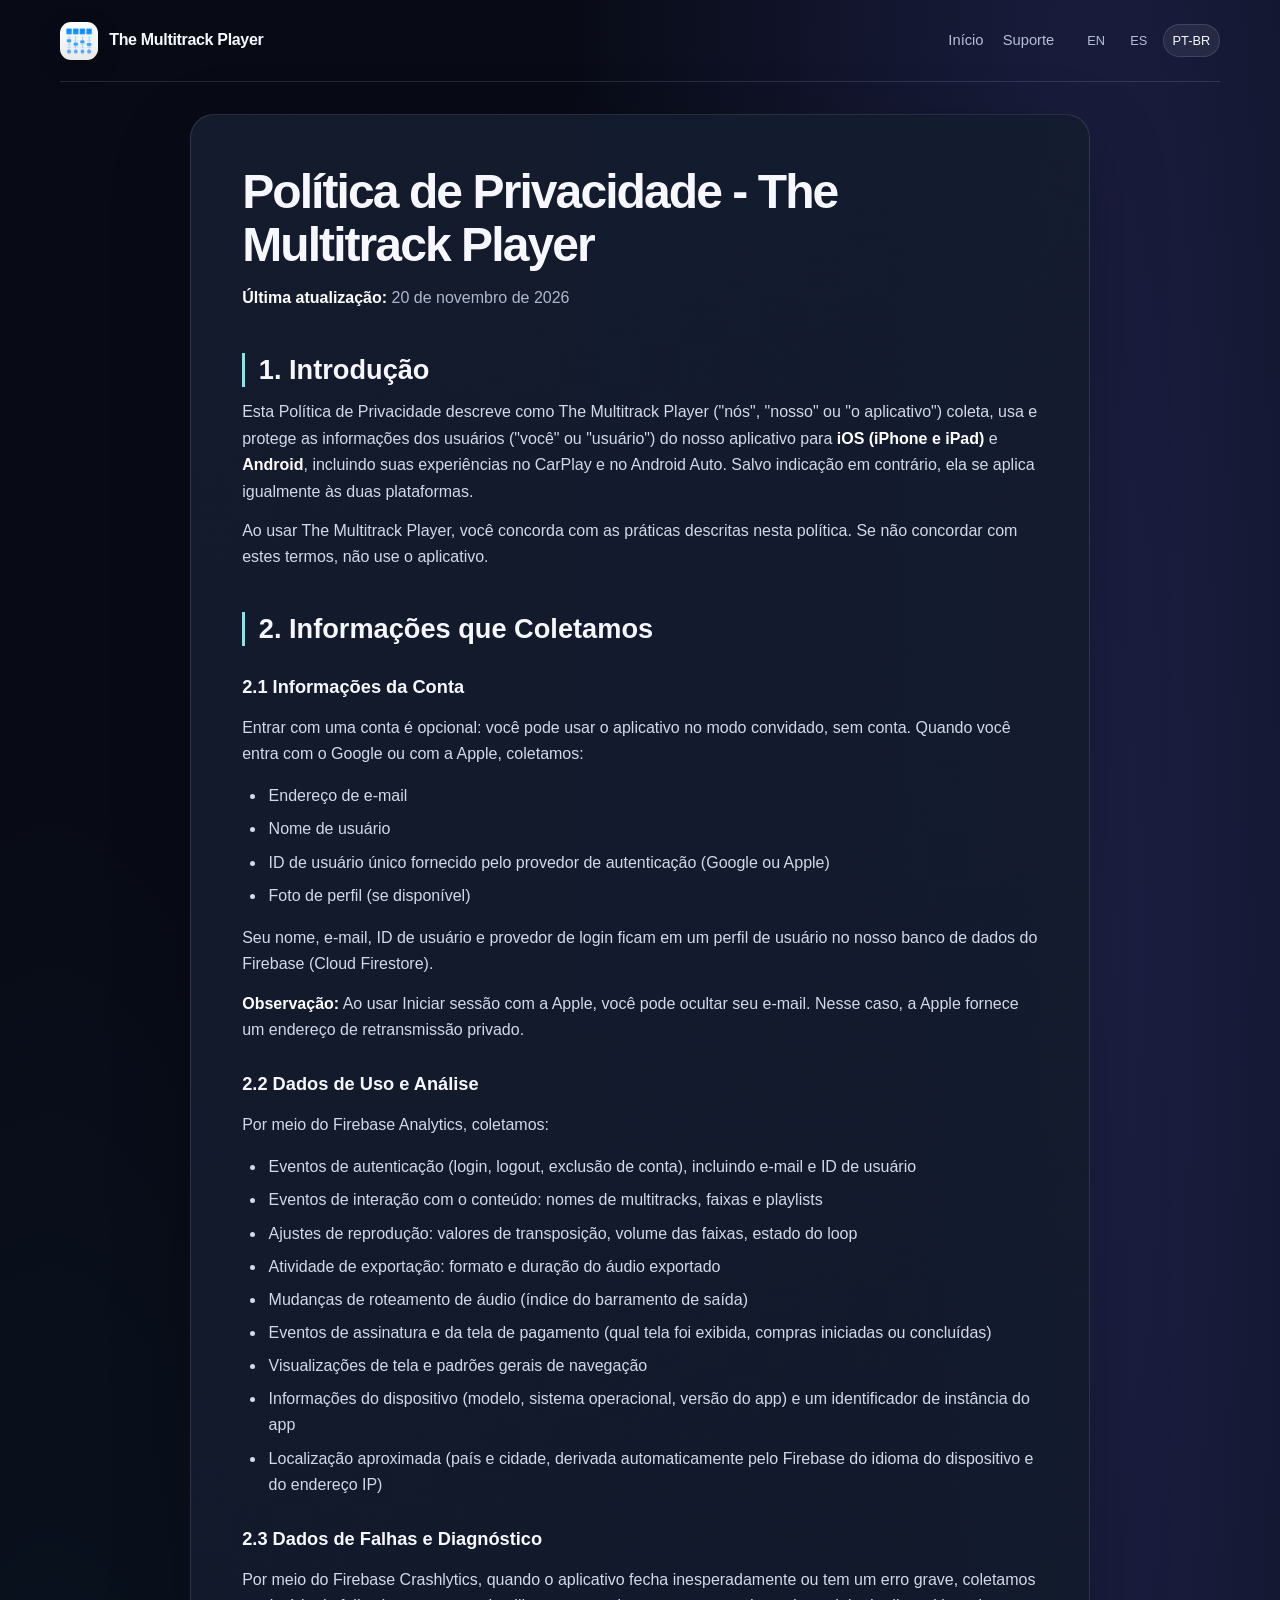
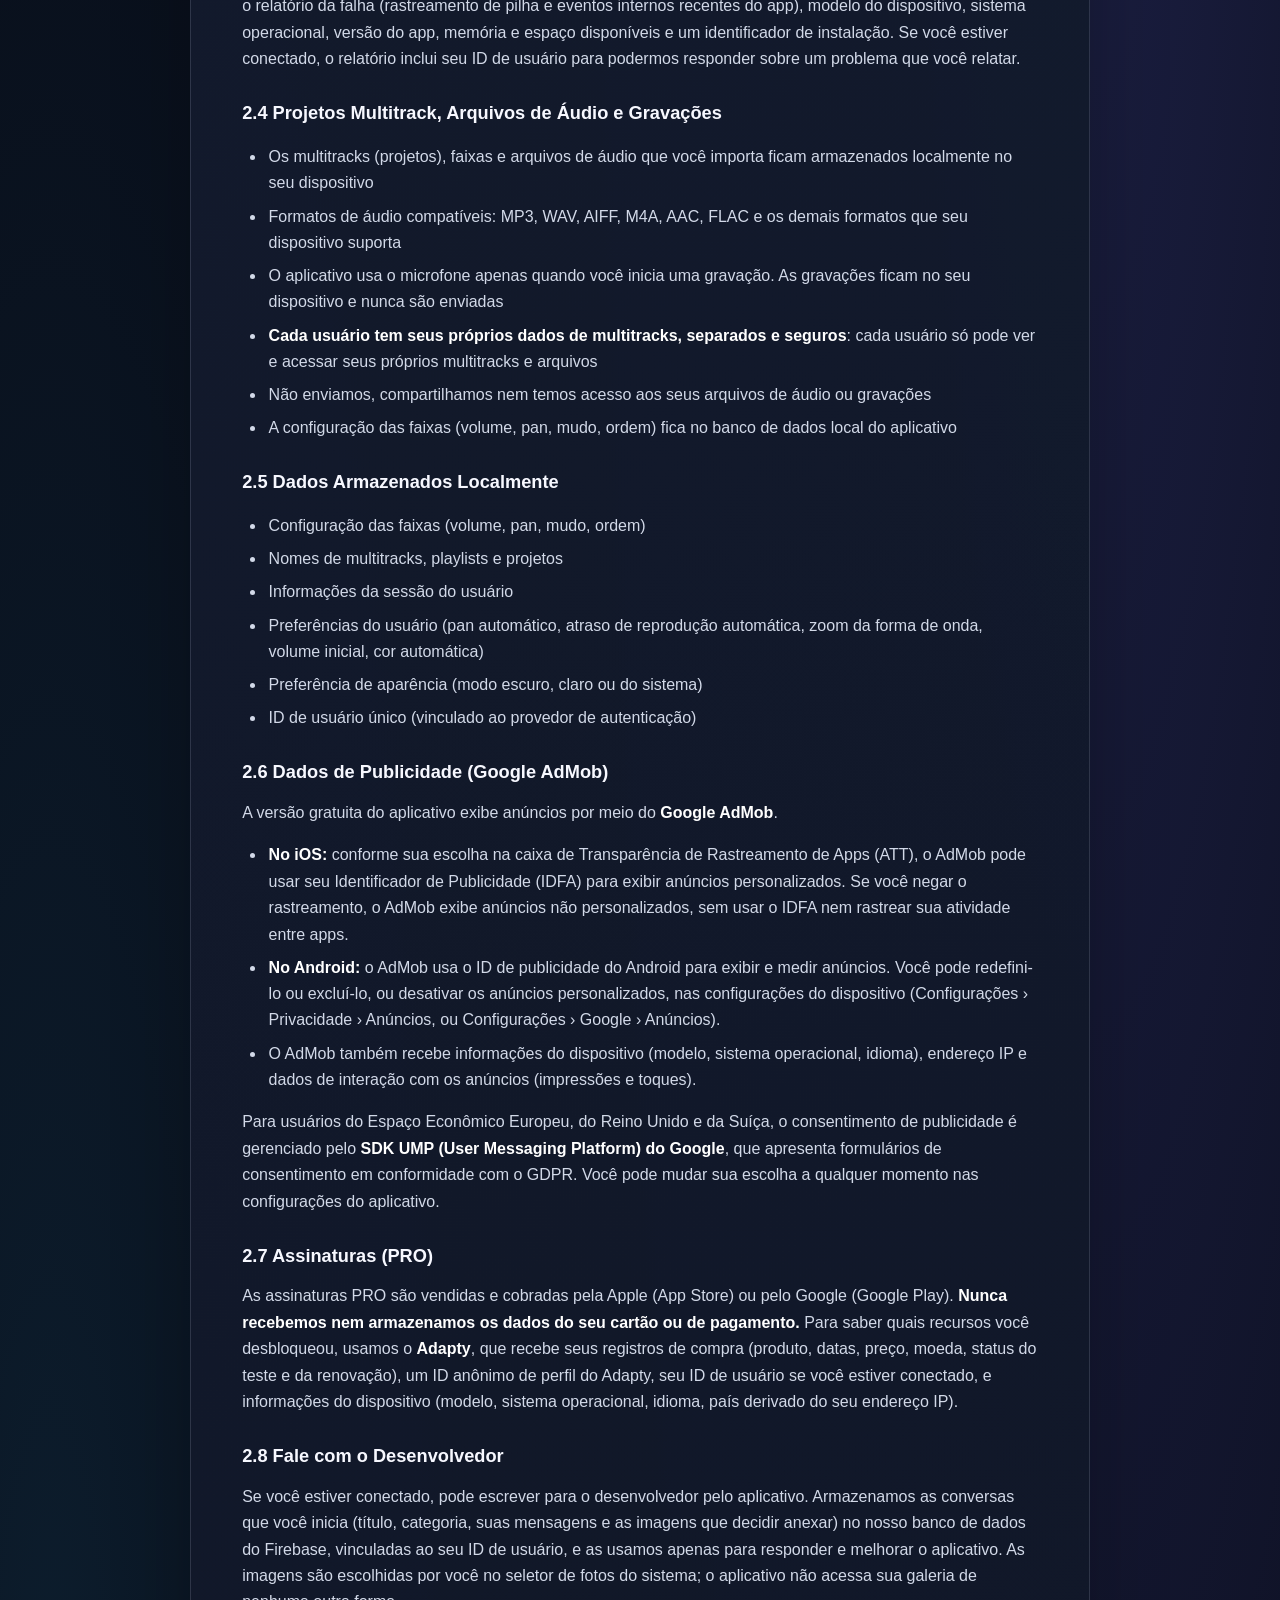
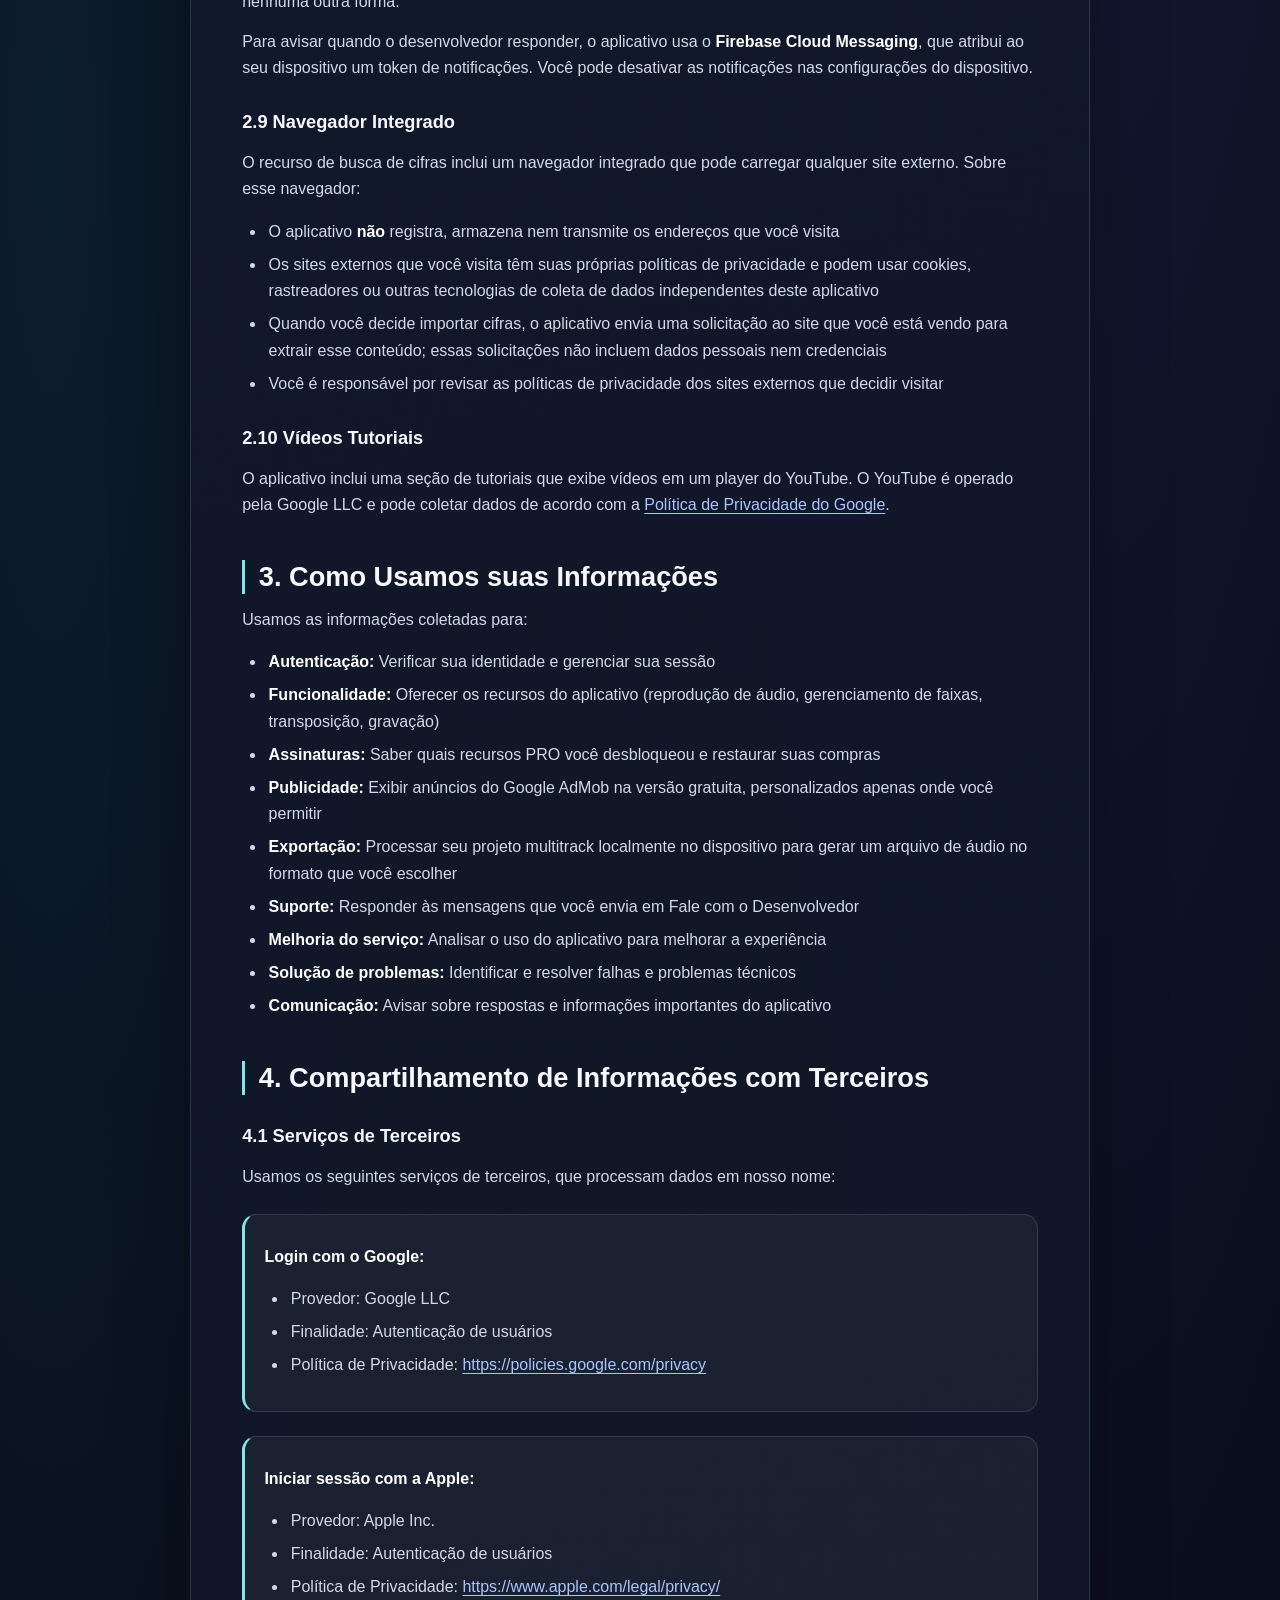
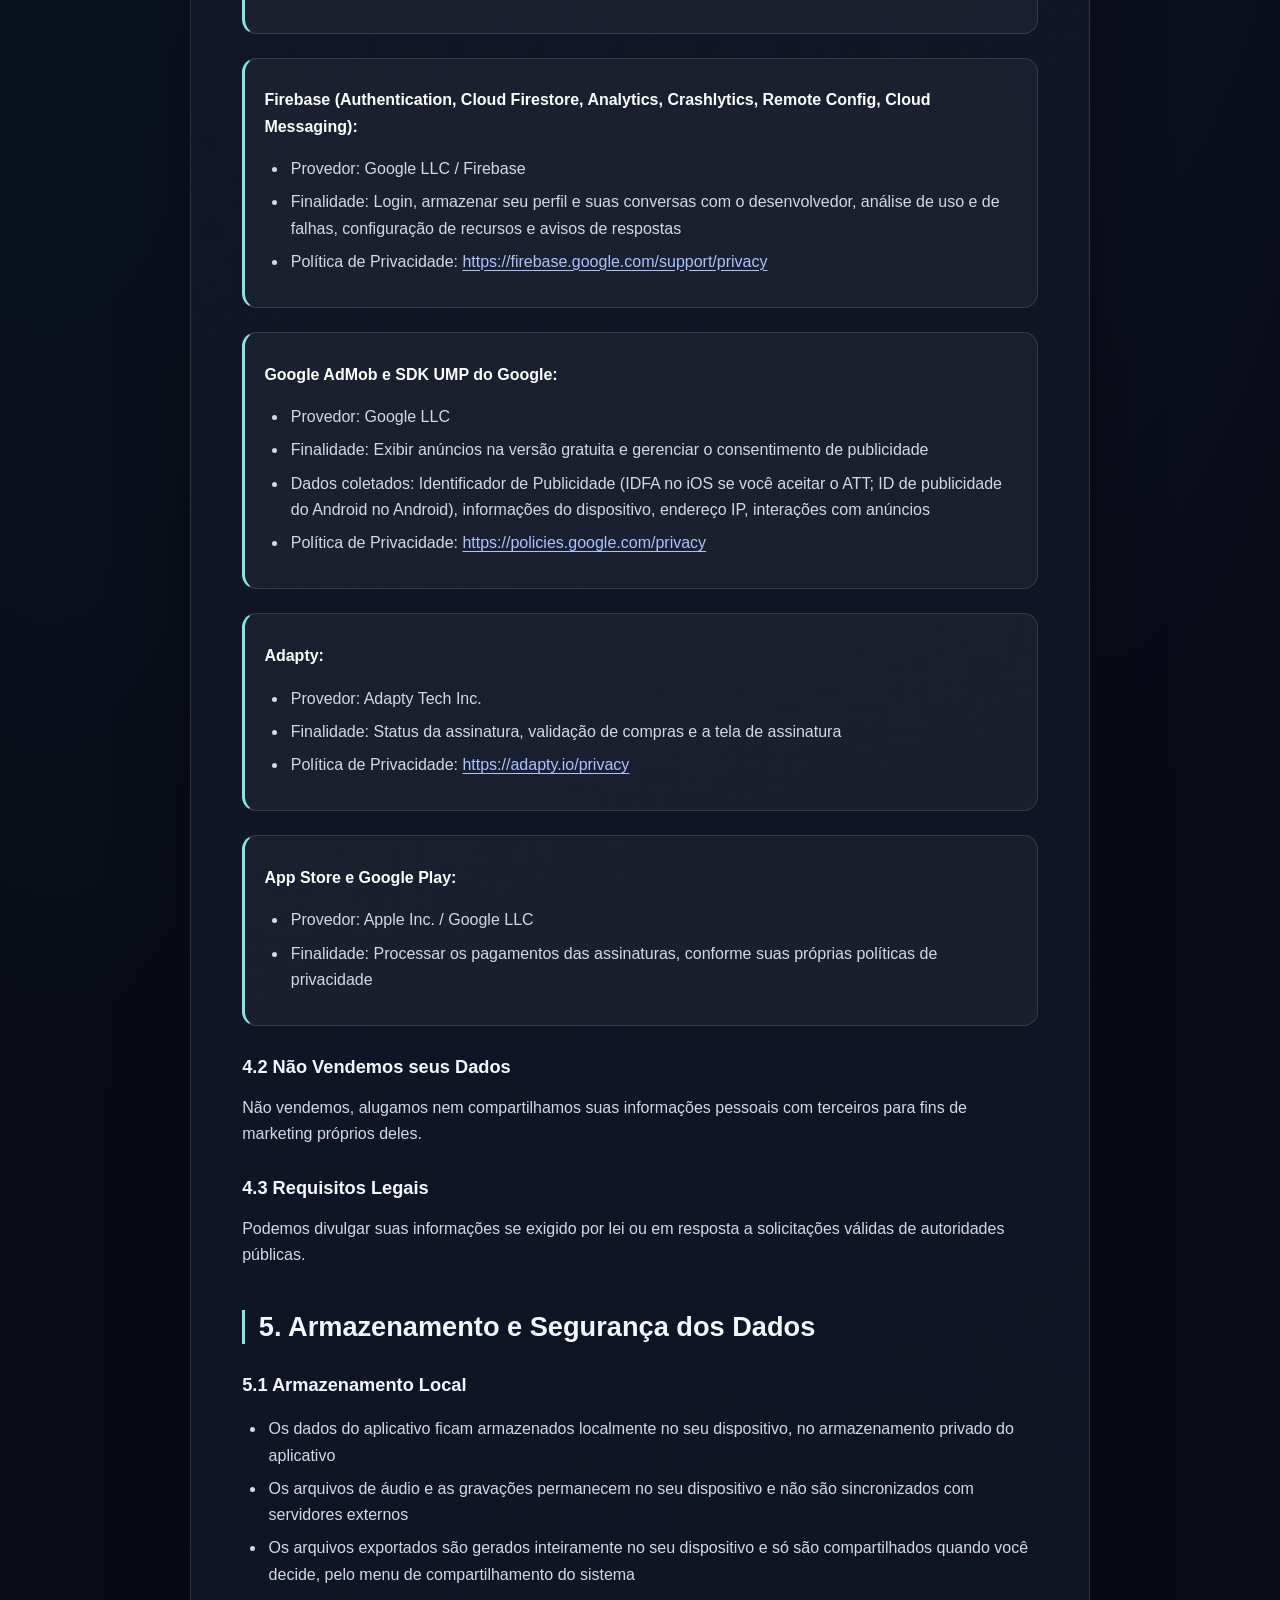
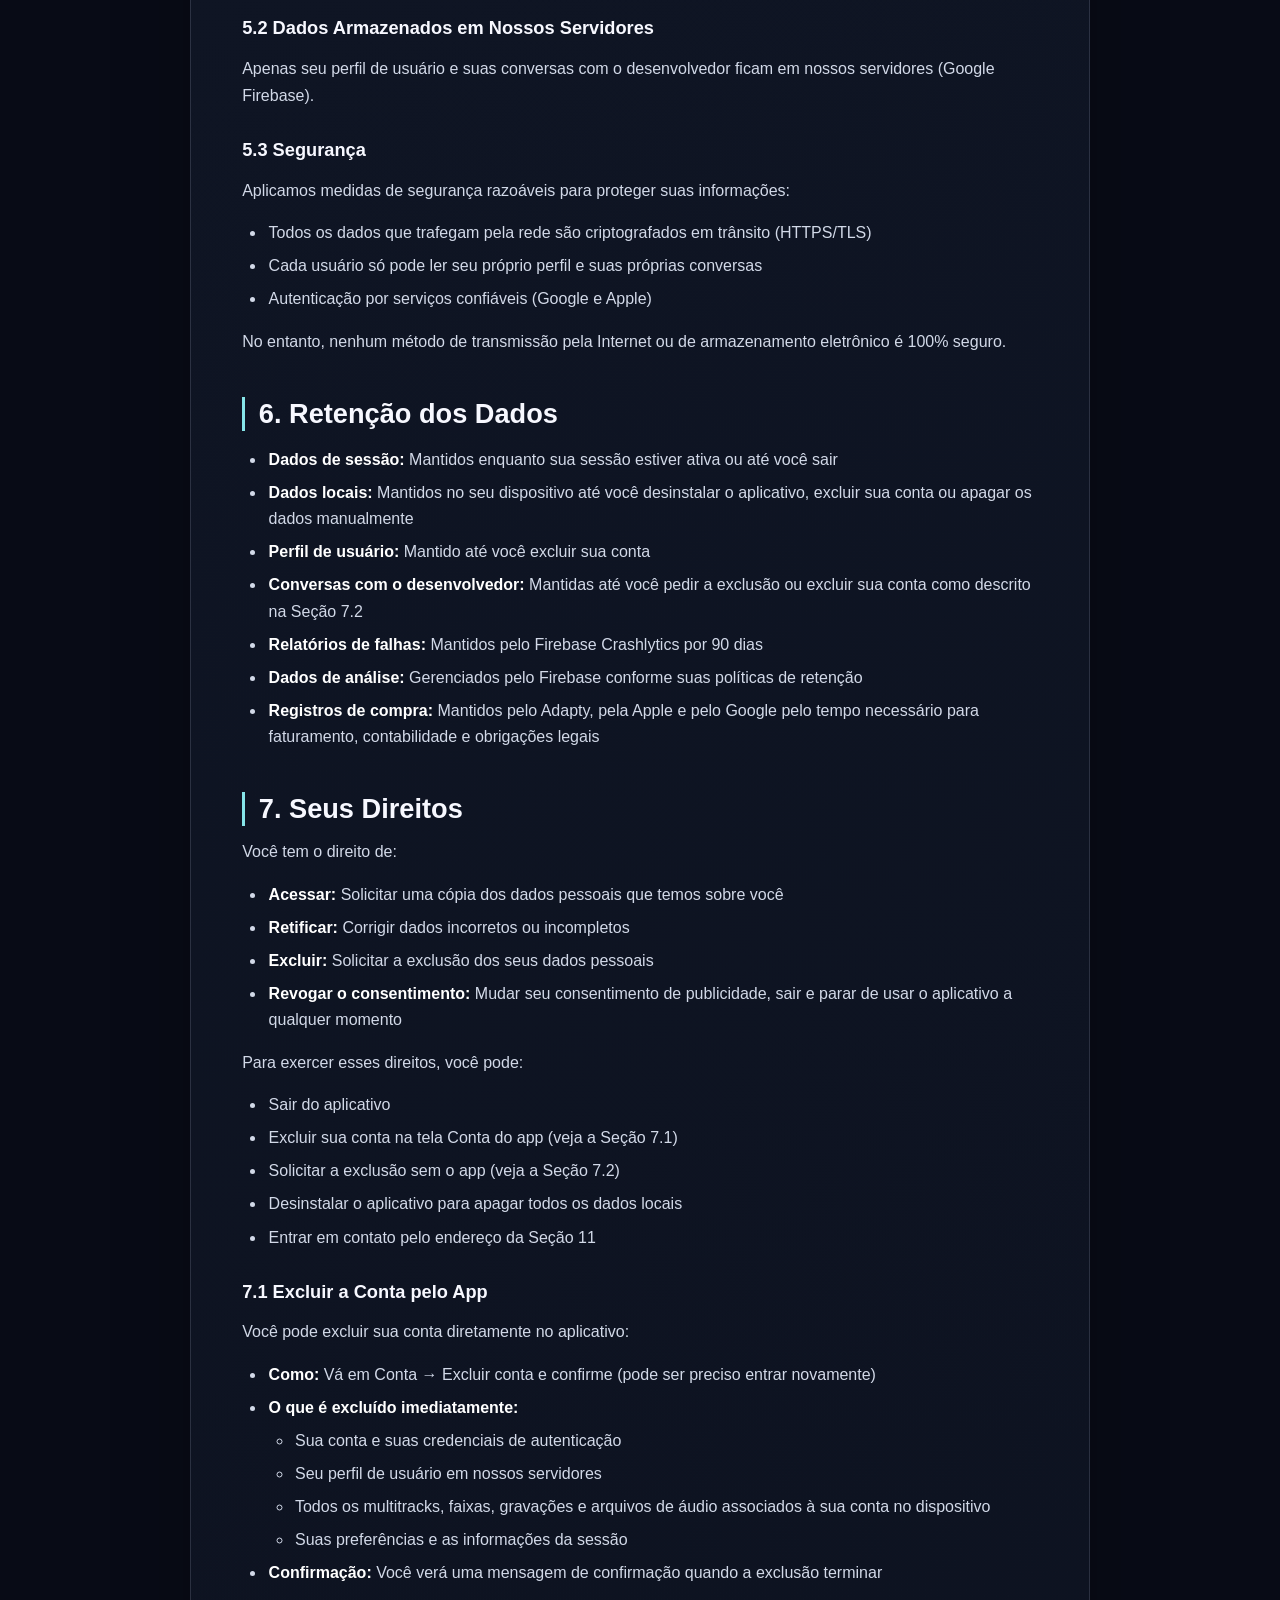
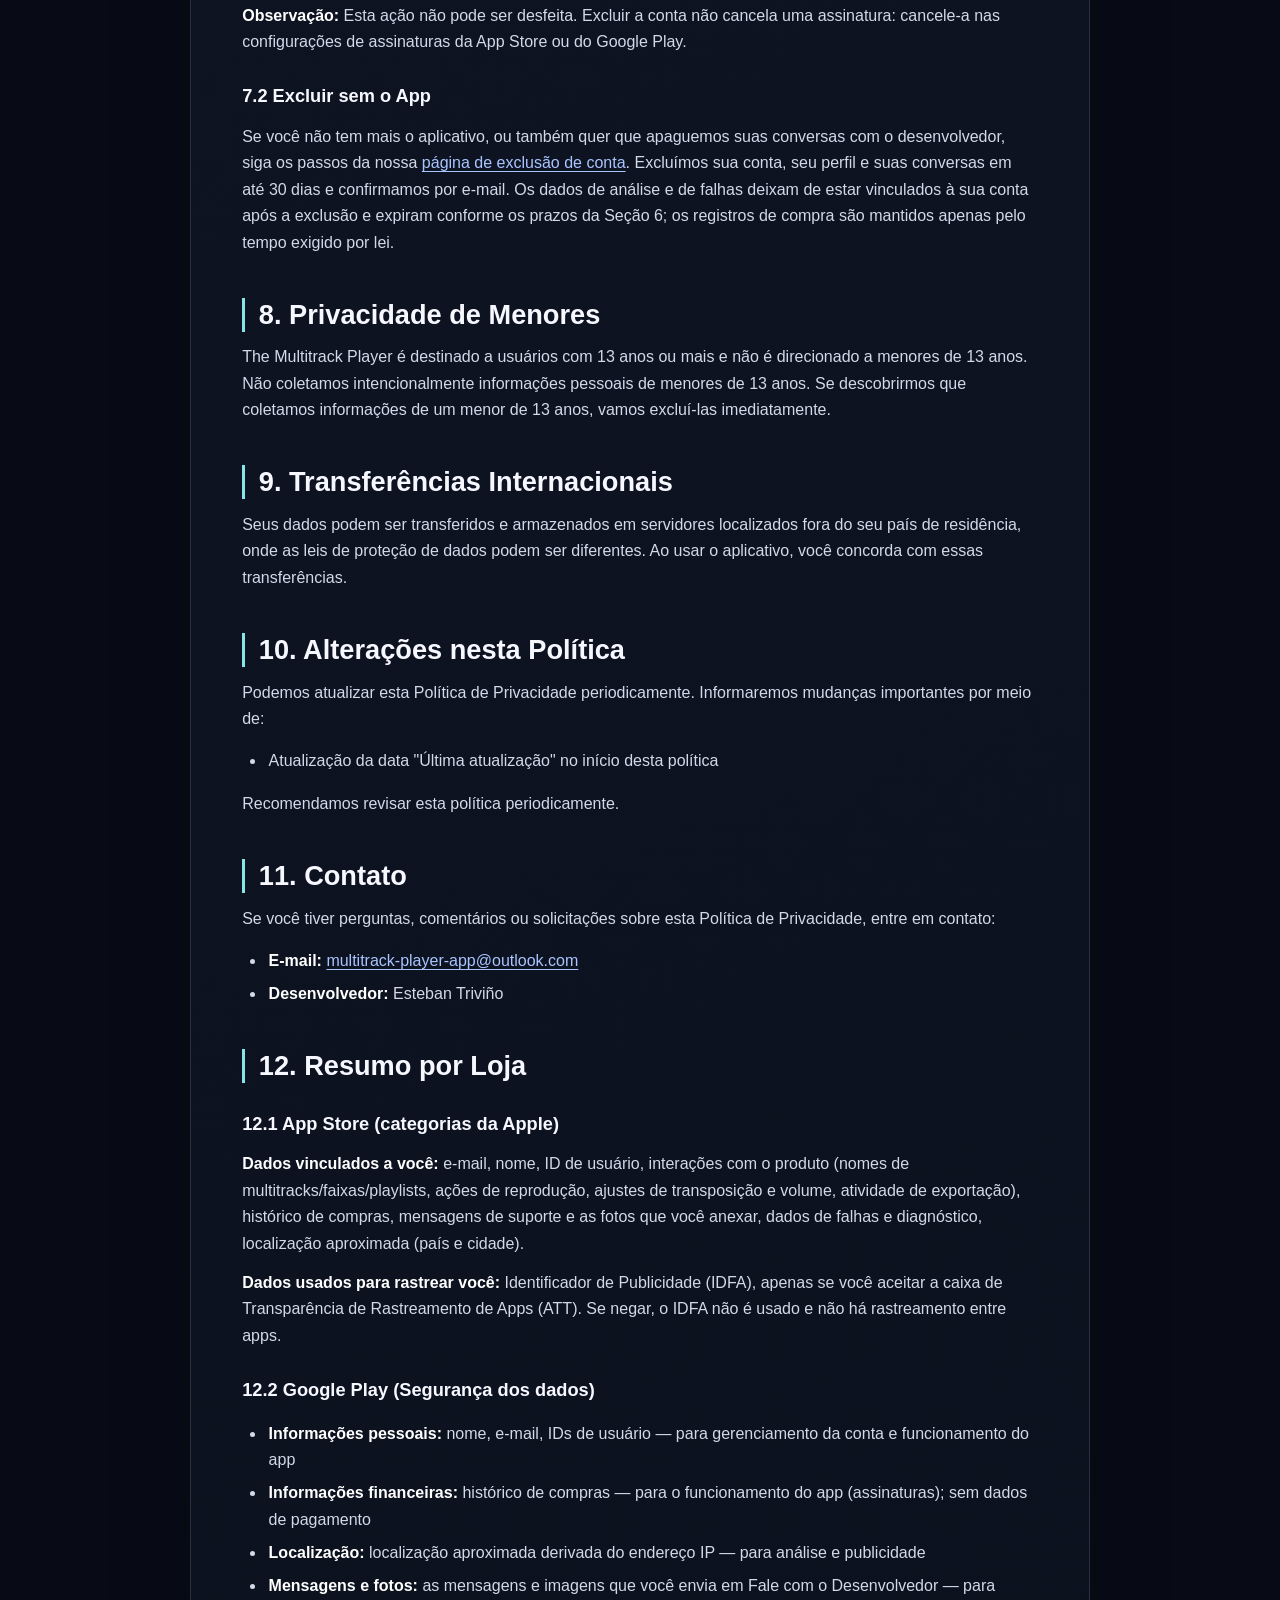
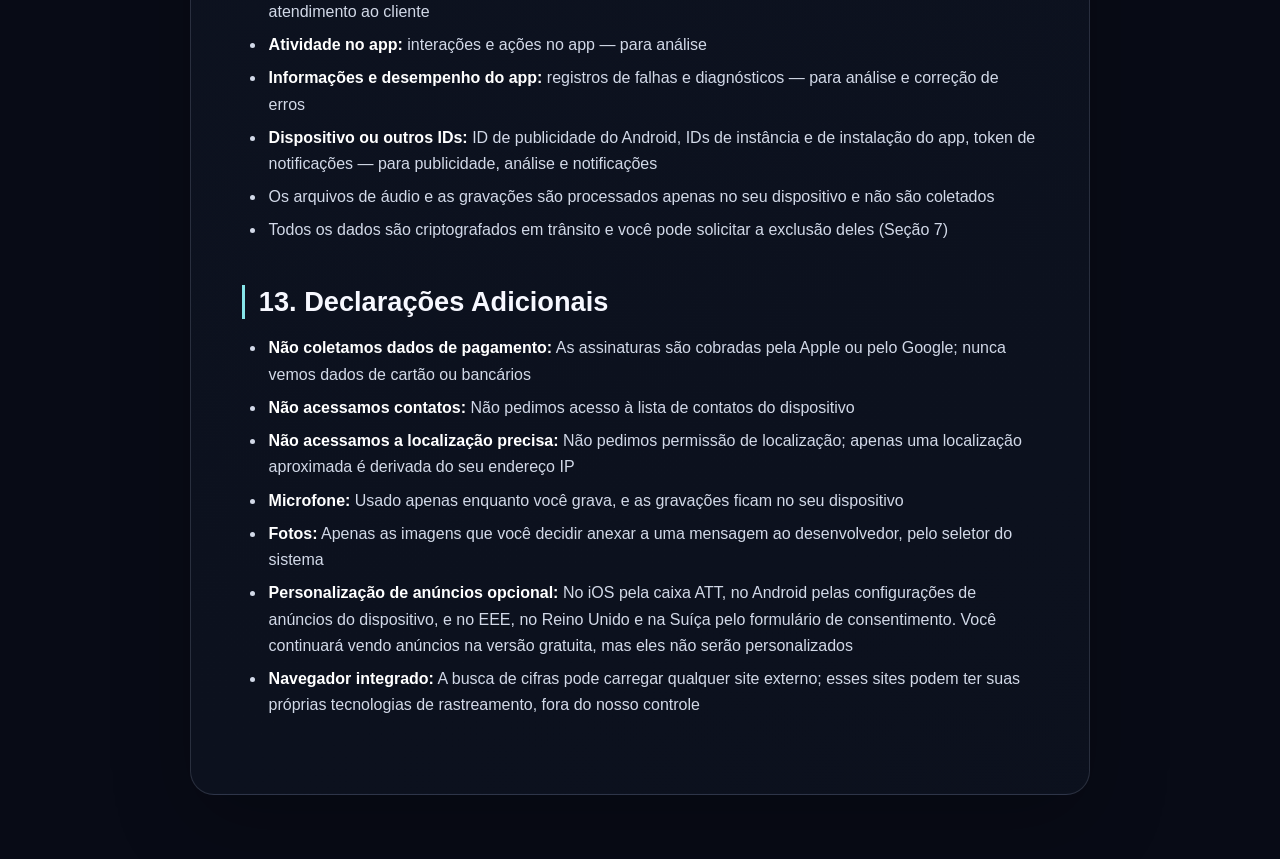
<file: privacy-pt-br.html>
<!doctype html>
<html lang="pt-BR">
<head>
    <meta charset="utf-8">
    <meta name="viewport" content="width=device-width, initial-scale=1">
    <meta name="description" content="Política de Privacidade do aplicativo The Multitrack Player para iOS e Android">
    <meta name="theme-color" content="#080b16">
    <link rel="canonical" href="https://themultitrackplayer.com/privacy-pt-br.html">
    <link rel="alternate" hreflang="en" href="https://themultitrackplayer.com/privacy.html">
    <link rel="alternate" hreflang="es" href="https://themultitrackplayer.com/privacy-es.html">
    <link rel="alternate" hreflang="pt-BR" href="https://themultitrackplayer.com/privacy-pt-br.html">
    <link rel="stylesheet" href="assets/css/site.css">
    <title>Política de Privacidade — The Multitrack Player</title>
</head>
<body>
    <a class="skip-link" href="#main">Pular para o conteúdo</a>
    <header class="site-header">
        <a class="brand" href="index-pt-br.html">
            <img src="assets/images/app-icon.jpg" alt="">
            <span>The Multitrack Player</span>
        </a>
        <nav class="header-links" aria-label="Navegação principal">
            <a href="index-pt-br.html">Início</a>
            <a href="support-pt-br.html">Suporte</a>
            <span class="language-links" aria-label="Idioma">
                <a href="privacy.html" lang="en">EN</a>
                <a href="privacy-es.html" lang="es">ES</a>
                <a href="privacy-pt-br.html" lang="pt-BR" aria-current="page">PT-BR</a>
            </span>
        </nav>
    </header>

    <main id="main" class="container">
        <h1>Política de Privacidade - The Multitrack Player</h1>
        <p class="last-updated"><strong>Última atualização:</strong> 20 de novembro de 2026</p>

        <div class="section">
            <h2>1. Introdução</h2>
            <p>Esta Política de Privacidade descreve como The Multitrack Player ("nós", "nosso" ou "o aplicativo") coleta, usa e protege as informações dos usuários ("você" ou "usuário") do nosso aplicativo para <strong>iOS (iPhone e iPad)</strong> e <strong>Android</strong>, incluindo suas experiências no CarPlay e no Android Auto. Salvo indicação em contrário, ela se aplica igualmente às duas plataformas.</p>
            <p>Ao usar The Multitrack Player, você concorda com as práticas descritas nesta política. Se não concordar com estes termos, não use o aplicativo.</p>
        </div>

        <div class="section">
            <h2>2. Informações que Coletamos</h2>

            <h3>2.1 Informações da Conta</h3>
            <p>Entrar com uma conta é opcional: você pode usar o aplicativo no modo convidado, sem conta. Quando você entra com o Google ou com a Apple, coletamos:</p>
            <ul>
                <li>Endereço de e-mail</li>
                <li>Nome de usuário</li>
                <li>ID de usuário único fornecido pelo provedor de autenticação (Google ou Apple)</li>
                <li>Foto de perfil (se disponível)</li>
            </ul>
            <p>Seu nome, e-mail, ID de usuário e provedor de login ficam em um perfil de usuário no nosso banco de dados do Firebase (Cloud Firestore).</p>
            <p><strong>Observação:</strong> Ao usar Iniciar sessão com a Apple, você pode ocultar seu e-mail. Nesse caso, a Apple fornece um endereço de retransmissão privado.</p>

            <h3>2.2 Dados de Uso e Análise</h3>
            <p>Por meio do Firebase Analytics, coletamos:</p>
            <ul>
                <li>Eventos de autenticação (login, logout, exclusão de conta), incluindo e-mail e ID de usuário</li>
                <li>Eventos de interação com o conteúdo: nomes de multitracks, faixas e playlists</li>
                <li>Ajustes de reprodução: valores de transposição, volume das faixas, estado do loop</li>
                <li>Atividade de exportação: formato e duração do áudio exportado</li>
                <li>Mudanças de roteamento de áudio (índice do barramento de saída)</li>
                <li>Eventos de assinatura e da tela de pagamento (qual tela foi exibida, compras iniciadas ou concluídas)</li>
                <li>Visualizações de tela e padrões gerais de navegação</li>
                <li>Informações do dispositivo (modelo, sistema operacional, versão do app) e um identificador de instância do app</li>
                <li>Localização aproximada (país e cidade, derivada automaticamente pelo Firebase do idioma do dispositivo e do endereço IP)</li>
            </ul>

            <h3>2.3 Dados de Falhas e Diagnóstico</h3>
            <p>Por meio do Firebase Crashlytics, quando o aplicativo fecha inesperadamente ou tem um erro grave, coletamos o relatório da falha (rastreamento de pilha e eventos internos recentes do app), modelo do dispositivo, sistema operacional, versão do app, memória e espaço disponíveis e um identificador de instalação. Se você estiver conectado, o relatório inclui seu ID de usuário para podermos responder sobre um problema que você relatar.</p>

            <h3>2.4 Projetos Multitrack, Arquivos de Áudio e Gravações</h3>
            <ul>
                <li>Os multitracks (projetos), faixas e arquivos de áudio que você importa ficam armazenados localmente no seu dispositivo</li>
                <li>Formatos de áudio compatíveis: MP3, WAV, AIFF, M4A, AAC, FLAC e os demais formatos que seu dispositivo suporta</li>
                <li>O aplicativo usa o microfone apenas quando você inicia uma gravação. As gravações ficam no seu dispositivo e nunca são enviadas</li>
                <li><strong>Cada usuário tem seus próprios dados de multitracks, separados e seguros</strong>: cada usuário só pode ver e acessar seus próprios multitracks e arquivos</li>
                <li>Não enviamos, compartilhamos nem temos acesso aos seus arquivos de áudio ou gravações</li>
                <li>A configuração das faixas (volume, pan, mudo, ordem) fica no banco de dados local do aplicativo</li>
            </ul>

            <h3>2.5 Dados Armazenados Localmente</h3>
            <ul>
                <li>Configuração das faixas (volume, pan, mudo, ordem)</li>
                <li>Nomes de multitracks, playlists e projetos</li>
                <li>Informações da sessão do usuário</li>
                <li>Preferências do usuário (pan automático, atraso de reprodução automática, zoom da forma de onda, volume inicial, cor automática)</li>
                <li>Preferência de aparência (modo escuro, claro ou do sistema)</li>
                <li>ID de usuário único (vinculado ao provedor de autenticação)</li>
            </ul>
        </div>

        <div class="section">
            <h3>2.6 Dados de Publicidade (Google AdMob)</h3>
            <p>A versão gratuita do aplicativo exibe anúncios por meio do <strong>Google AdMob</strong>.</p>
            <ul>
                <li><strong>No iOS:</strong> conforme sua escolha na caixa de Transparência de Rastreamento de Apps (ATT), o AdMob pode usar seu Identificador de Publicidade (IDFA) para exibir anúncios personalizados. Se você negar o rastreamento, o AdMob exibe anúncios não personalizados, sem usar o IDFA nem rastrear sua atividade entre apps.</li>
                <li><strong>No Android:</strong> o AdMob usa o ID de publicidade do Android para exibir e medir anúncios. Você pode redefini-lo ou excluí-lo, ou desativar os anúncios personalizados, nas configurações do dispositivo (Configurações › Privacidade › Anúncios, ou Configurações › Google › Anúncios).</li>
                <li>O AdMob também recebe informações do dispositivo (modelo, sistema operacional, idioma), endereço IP e dados de interação com os anúncios (impressões e toques).</li>
            </ul>
            <p>Para usuários do Espaço Econômico Europeu, do Reino Unido e da Suíça, o consentimento de publicidade é gerenciado pelo <strong>SDK UMP (User Messaging Platform) do Google</strong>, que apresenta formulários de consentimento em conformidade com o GDPR. Você pode mudar sua escolha a qualquer momento nas configurações do aplicativo.</p>
        </div>

        <div class="section">
            <h3>2.7 Assinaturas (PRO)</h3>
            <p>As assinaturas PRO são vendidas e cobradas pela Apple (App Store) ou pelo Google (Google Play). <strong>Nunca recebemos nem armazenamos os dados do seu cartão ou de pagamento.</strong> Para saber quais recursos você desbloqueou, usamos o <strong>Adapty</strong>, que recebe seus registros de compra (produto, datas, preço, moeda, status do teste e da renovação), um ID anônimo de perfil do Adapty, seu ID de usuário se você estiver conectado, e informações do dispositivo (modelo, sistema operacional, idioma, país derivado do seu endereço IP).</p>
        </div>

        <div class="section">
            <h3>2.8 Fale com o Desenvolvedor</h3>
            <p>Se você estiver conectado, pode escrever para o desenvolvedor pelo aplicativo. Armazenamos as conversas que você inicia (título, categoria, suas mensagens e as imagens que decidir anexar) no nosso banco de dados do Firebase, vinculadas ao seu ID de usuário, e as usamos apenas para responder e melhorar o aplicativo. As imagens são escolhidas por você no seletor de fotos do sistema; o aplicativo não acessa sua galeria de nenhuma outra forma.</p>
            <p>Para avisar quando o desenvolvedor responder, o aplicativo usa o <strong>Firebase Cloud Messaging</strong>, que atribui ao seu dispositivo um token de notificações. Você pode desativar as notificações nas configurações do dispositivo.</p>
        </div>

        <div class="section">
            <h3>2.9 Navegador Integrado</h3>
            <p>O recurso de busca de cifras inclui um navegador integrado que pode carregar qualquer site externo. Sobre esse navegador:</p>
            <ul>
                <li>O aplicativo <strong>não</strong> registra, armazena nem transmite os endereços que você visita</li>
                <li>Os sites externos que você visita têm suas próprias políticas de privacidade e podem usar cookies, rastreadores ou outras tecnologias de coleta de dados independentes deste aplicativo</li>
                <li>Quando você decide importar cifras, o aplicativo envia uma solicitação ao site que você está vendo para extrair esse conteúdo; essas solicitações não incluem dados pessoais nem credenciais</li>
                <li>Você é responsável por revisar as políticas de privacidade dos sites externos que decidir visitar</li>
            </ul>
        </div>

        <div class="section">
            <h3>2.10 Vídeos Tutoriais</h3>
            <p>O aplicativo inclui uma seção de tutoriais que exibe vídeos em um player do YouTube. O YouTube é operado pela Google LLC e pode coletar dados de acordo com a <a href="https://policies.google.com/privacy" target="_blank">Política de Privacidade do Google</a>.</p>
        </div>

        <div class="section">
            <h2>3. Como Usamos suas Informações</h2>
            <p>Usamos as informações coletadas para:</p>
            <ul>
                <li><strong>Autenticação:</strong> Verificar sua identidade e gerenciar sua sessão</li>
                <li><strong>Funcionalidade:</strong> Oferecer os recursos do aplicativo (reprodução de áudio, gerenciamento de faixas, transposição, gravação)</li>
                <li><strong>Assinaturas:</strong> Saber quais recursos PRO você desbloqueou e restaurar suas compras</li>
                <li><strong>Publicidade:</strong> Exibir anúncios do Google AdMob na versão gratuita, personalizados apenas onde você permitir</li>
                <li><strong>Exportação:</strong> Processar seu projeto multitrack localmente no dispositivo para gerar um arquivo de áudio no formato que você escolher</li>
                <li><strong>Suporte:</strong> Responder às mensagens que você envia em Fale com o Desenvolvedor</li>
                <li><strong>Melhoria do serviço:</strong> Analisar o uso do aplicativo para melhorar a experiência</li>
                <li><strong>Solução de problemas:</strong> Identificar e resolver falhas e problemas técnicos</li>
                <li><strong>Comunicação:</strong> Avisar sobre respostas e informações importantes do aplicativo</li>
            </ul>
        </div>

        <div class="section">
            <h2>4. Compartilhamento de Informações com Terceiros</h2>
            <h3>4.1 Serviços de Terceiros</h3>
            <p>Usamos os seguintes serviços de terceiros, que processam dados em nosso nome:</p>

            <div class="highlight">
                <p><strong>Login com o Google:</strong></p>
                <ul>
                    <li>Provedor: Google LLC</li>
                    <li>Finalidade: Autenticação de usuários</li>
                    <li>Política de Privacidade: <a href="https://policies.google.com/privacy" target="_blank">https://policies.google.com/privacy</a></li>
                </ul>
            </div>

            <div class="highlight">
                <p><strong>Iniciar sessão com a Apple:</strong></p>
                <ul>
                    <li>Provedor: Apple Inc.</li>
                    <li>Finalidade: Autenticação de usuários</li>
                    <li>Política de Privacidade: <a href="https://www.apple.com/legal/privacy/" target="_blank">https://www.apple.com/legal/privacy/</a></li>
                </ul>
            </div>

            <div class="highlight">
                <p><strong>Firebase (Authentication, Cloud Firestore, Analytics, Crashlytics, Remote Config, Cloud Messaging):</strong></p>
                <ul>
                    <li>Provedor: Google LLC / Firebase</li>
                    <li>Finalidade: Login, armazenar seu perfil e suas conversas com o desenvolvedor, análise de uso e de falhas, configuração de recursos e avisos de respostas</li>
                    <li>Política de Privacidade: <a href="https://firebase.google.com/support/privacy" target="_blank">https://firebase.google.com/support/privacy</a></li>
                </ul>
            </div>

            <div class="highlight">
                <p><strong>Google AdMob e SDK UMP do Google:</strong></p>
                <ul>
                    <li>Provedor: Google LLC</li>
                    <li>Finalidade: Exibir anúncios na versão gratuita e gerenciar o consentimento de publicidade</li>
                    <li>Dados coletados: Identificador de Publicidade (IDFA no iOS se você aceitar o ATT; ID de publicidade do Android no Android), informações do dispositivo, endereço IP, interações com anúncios</li>
                    <li>Política de Privacidade: <a href="https://policies.google.com/privacy" target="_blank">https://policies.google.com/privacy</a></li>
                </ul>
            </div>

            <div class="highlight">
                <p><strong>Adapty:</strong></p>
                <ul>
                    <li>Provedor: Adapty Tech Inc.</li>
                    <li>Finalidade: Status da assinatura, validação de compras e a tela de assinatura</li>
                    <li>Política de Privacidade: <a href="https://adapty.io/privacy" target="_blank">https://adapty.io/privacy</a></li>
                </ul>
            </div>

            <div class="highlight">
                <p><strong>App Store e Google Play:</strong></p>
                <ul>
                    <li>Provedor: Apple Inc. / Google LLC</li>
                    <li>Finalidade: Processar os pagamentos das assinaturas, conforme suas próprias políticas de privacidade</li>
                </ul>
            </div>

            <h3>4.2 Não Vendemos seus Dados</h3>
            <p>Não vendemos, alugamos nem compartilhamos suas informações pessoais com terceiros para fins de marketing próprios deles.</p>

            <h3>4.3 Requisitos Legais</h3>
            <p>Podemos divulgar suas informações se exigido por lei ou em resposta a solicitações válidas de autoridades públicas.</p>
        </div>

        <div class="section">
            <h2>5. Armazenamento e Segurança dos Dados</h2>
            <h3>5.1 Armazenamento Local</h3>
            <ul>
                <li>Os dados do aplicativo ficam armazenados localmente no seu dispositivo, no armazenamento privado do aplicativo</li>
                <li>Os arquivos de áudio e as gravações permanecem no seu dispositivo e não são sincronizados com servidores externos</li>
                <li>Os arquivos exportados são gerados inteiramente no seu dispositivo e só são compartilhados quando você decide, pelo menu de compartilhamento do sistema</li>
            </ul>

            <h3>5.2 Dados Armazenados em Nossos Servidores</h3>
            <p>Apenas seu perfil de usuário e suas conversas com o desenvolvedor ficam em nossos servidores (Google Firebase).</p>

            <h3>5.3 Segurança</h3>
            <p>Aplicamos medidas de segurança razoáveis para proteger suas informações:</p>
            <ul>
                <li>Todos os dados que trafegam pela rede são criptografados em trânsito (HTTPS/TLS)</li>
                <li>Cada usuário só pode ler seu próprio perfil e suas próprias conversas</li>
                <li>Autenticação por serviços confiáveis (Google e Apple)</li>
            </ul>
            <p>No entanto, nenhum método de transmissão pela Internet ou de armazenamento eletrônico é 100% seguro.</p>
        </div>

        <div class="section">
            <h2>6. Retenção dos Dados</h2>
            <ul>
                <li><strong>Dados de sessão:</strong> Mantidos enquanto sua sessão estiver ativa ou até você sair</li>
                <li><strong>Dados locais:</strong> Mantidos no seu dispositivo até você desinstalar o aplicativo, excluir sua conta ou apagar os dados manualmente</li>
                <li><strong>Perfil de usuário:</strong> Mantido até você excluir sua conta</li>
                <li><strong>Conversas com o desenvolvedor:</strong> Mantidas até você pedir a exclusão ou excluir sua conta como descrito na Seção 7.2</li>
                <li><strong>Relatórios de falhas:</strong> Mantidos pelo Firebase Crashlytics por 90 dias</li>
                <li><strong>Dados de análise:</strong> Gerenciados pelo Firebase conforme suas políticas de retenção</li>
                <li><strong>Registros de compra:</strong> Mantidos pelo Adapty, pela Apple e pelo Google pelo tempo necessário para faturamento, contabilidade e obrigações legais</li>
            </ul>
        </div>

        <div class="section">
            <h2>7. Seus Direitos</h2>
            <p>Você tem o direito de:</p>
            <ul>
                <li><strong>Acessar:</strong> Solicitar uma cópia dos dados pessoais que temos sobre você</li>
                <li><strong>Retificar:</strong> Corrigir dados incorretos ou incompletos</li>
                <li><strong>Excluir:</strong> Solicitar a exclusão dos seus dados pessoais</li>
                <li><strong>Revogar o consentimento:</strong> Mudar seu consentimento de publicidade, sair e parar de usar o aplicativo a qualquer momento</li>
            </ul>
            <p>Para exercer esses direitos, você pode:</p>
            <ul>
                <li>Sair do aplicativo</li>
                <li>Excluir sua conta na tela Conta do app (veja a Seção 7.1)</li>
                <li>Solicitar a exclusão sem o app (veja a Seção 7.2)</li>
                <li>Desinstalar o aplicativo para apagar todos os dados locais</li>
                <li>Entrar em contato pelo endereço da Seção 11</li>
            </ul>
        </div>

        <div class="section">
            <h3 id="account-deletion">7.1 Excluir a Conta pelo App</h3>
            <p>Você pode excluir sua conta diretamente no aplicativo:</p>
            <ul>
                <li><strong>Como:</strong> Vá em Conta → Excluir conta e confirme (pode ser preciso entrar novamente)</li>
                <li><strong>O que é excluído imediatamente:</strong>
                    <ul>
                        <li>Sua conta e suas credenciais de autenticação</li>
                        <li>Seu perfil de usuário em nossos servidores</li>
                        <li>Todos os multitracks, faixas, gravações e arquivos de áudio associados à sua conta no dispositivo</li>
                        <li>Suas preferências e as informações da sessão</li>
                    </ul>
                </li>
                <li><strong>Confirmação:</strong> Você verá uma mensagem de confirmação quando a exclusão terminar</li>
            </ul>
            <p><strong>Observação:</strong> Esta ação não pode ser desfeita. Excluir a conta não cancela uma assinatura: cancele-a nas configurações de assinaturas da App Store ou do Google Play.</p>

            <h3>7.2 Excluir sem o App</h3>
            <p>Se você não tem mais o aplicativo, ou também quer que apaguemos suas conversas com o desenvolvedor, siga os passos da nossa <a href="delete-account-pt-br.html">página de exclusão de conta</a>. Excluímos sua conta, seu perfil e suas conversas em até 30 dias e confirmamos por e-mail. Os dados de análise e de falhas deixam de estar vinculados à sua conta após a exclusão e expiram conforme os prazos da Seção 6; os registros de compra são mantidos apenas pelo tempo exigido por lei.</p>
        </div>

        <div class="section">
            <h2>8. Privacidade de Menores</h2>
            <p>The Multitrack Player é destinado a usuários com 13 anos ou mais e não é direcionado a menores de 13 anos. Não coletamos intencionalmente informações pessoais de menores de 13 anos. Se descobrirmos que coletamos informações de um menor de 13 anos, vamos excluí-las imediatamente.</p>
        </div>

        <div class="section">
            <h2>9. Transferências Internacionais</h2>
            <p>Seus dados podem ser transferidos e armazenados em servidores localizados fora do seu país de residência, onde as leis de proteção de dados podem ser diferentes. Ao usar o aplicativo, você concorda com essas transferências.</p>
        </div>

        <div class="section">
            <h2>10. Alterações nesta Política</h2>
            <p>Podemos atualizar esta Política de Privacidade periodicamente. Informaremos mudanças importantes por meio de:</p>
            <ul>
                <li>Atualização da data "Última atualização" no início desta política</li>
            </ul>
            <p>Recomendamos revisar esta política periodicamente.</p>
        </div>

        <div class="section">
            <h2>11. Contato</h2>
            <p>Se você tiver perguntas, comentários ou solicitações sobre esta Política de Privacidade, entre em contato:</p>
            <ul>
                <li><strong>E-mail:</strong> <a href="mailto:multitrack-player-app@outlook.com">multitrack-player-app@outlook.com</a></li>
                <li><strong>Desenvolvedor:</strong> Esteban Triviño</li>
            </ul>
        </div>

        <div class="section">
            <h2>12. Resumo por Loja</h2>
            <h3>12.1 App Store (categorias da Apple)</h3>
            <p><strong>Dados vinculados a você:</strong> e-mail, nome, ID de usuário, interações com o produto (nomes de multitracks/faixas/playlists, ações de reprodução, ajustes de transposição e volume, atividade de exportação), histórico de compras, mensagens de suporte e as fotos que você anexar, dados de falhas e diagnóstico, localização aproximada (país e cidade).</p>
            <p><strong>Dados usados para rastrear você:</strong> Identificador de Publicidade (IDFA), apenas se você aceitar a caixa de Transparência de Rastreamento de Apps (ATT). Se negar, o IDFA não é usado e não há rastreamento entre apps.</p>

            <h3>12.2 Google Play (Segurança dos dados)</h3>
            <ul>
                <li><strong>Informações pessoais:</strong> nome, e-mail, IDs de usuário — para gerenciamento da conta e funcionamento do app</li>
                <li><strong>Informações financeiras:</strong> histórico de compras — para o funcionamento do app (assinaturas); sem dados de pagamento</li>
                <li><strong>Localização:</strong> localização aproximada derivada do endereço IP — para análise e publicidade</li>
                <li><strong>Mensagens e fotos:</strong> as mensagens e imagens que você envia em Fale com o Desenvolvedor — para atendimento ao cliente</li>
                <li><strong>Atividade no app:</strong> interações e ações no app — para análise</li>
                <li><strong>Informações e desempenho do app:</strong> registros de falhas e diagnósticos — para análise e correção de erros</li>
                <li><strong>Dispositivo ou outros IDs:</strong> ID de publicidade do Android, IDs de instância e de instalação do app, token de notificações — para publicidade, análise e notificações</li>
                <li>Os arquivos de áudio e as gravações são processados apenas no seu dispositivo e não são coletados</li>
                <li>Todos os dados são criptografados em trânsito e você pode solicitar a exclusão deles (Seção 7)</li>
            </ul>
        </div>

        <div class="section">
            <h2>13. Declarações Adicionais</h2>
            <ul>
                <li><strong>Não coletamos dados de pagamento:</strong> As assinaturas são cobradas pela Apple ou pelo Google; nunca vemos dados de cartão ou bancários</li>
                <li><strong>Não acessamos contatos:</strong> Não pedimos acesso à lista de contatos do dispositivo</li>
                <li><strong>Não acessamos a localização precisa:</strong> Não pedimos permissão de localização; apenas uma localização aproximada é derivada do seu endereço IP</li>
                <li><strong>Microfone:</strong> Usado apenas enquanto você grava, e as gravações ficam no seu dispositivo</li>
                <li><strong>Fotos:</strong> Apenas as imagens que você decidir anexar a uma mensagem ao desenvolvedor, pelo seletor do sistema</li>
                <li><strong>Personalização de anúncios opcional:</strong> No iOS pela caixa ATT, no Android pelas configurações de anúncios do dispositivo, e no EEE, no Reino Unido e na Suíça pelo formulário de consentimento. Você continuará vendo anúncios na versão gratuita, mas eles não serão personalizados</li>
                <li><strong>Navegador integrado:</strong> A busca de cifras pode carregar qualquer site externo; esses sites podem ter suas próprias tecnologias de rastreamento, fora do nosso controle</li>
            </ul>
        </div>
    </main>
</body>
</html>
</file>
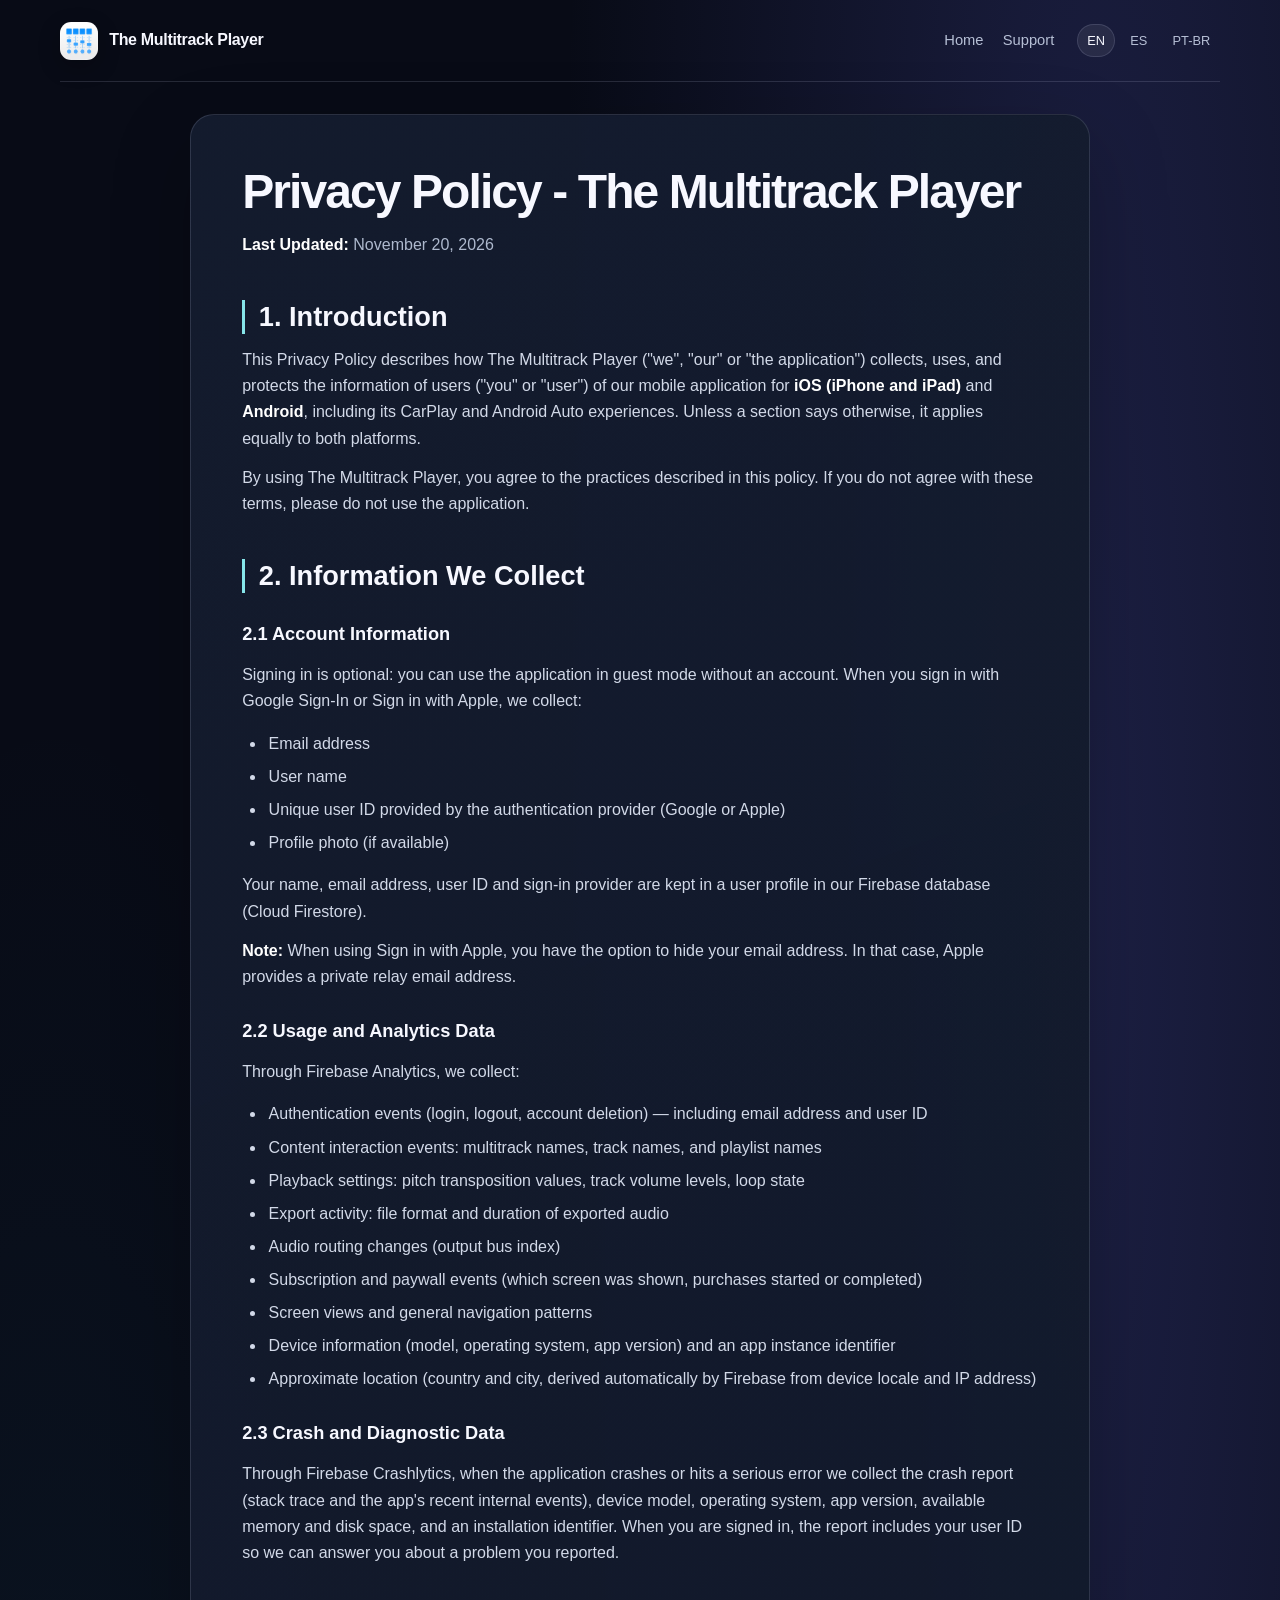
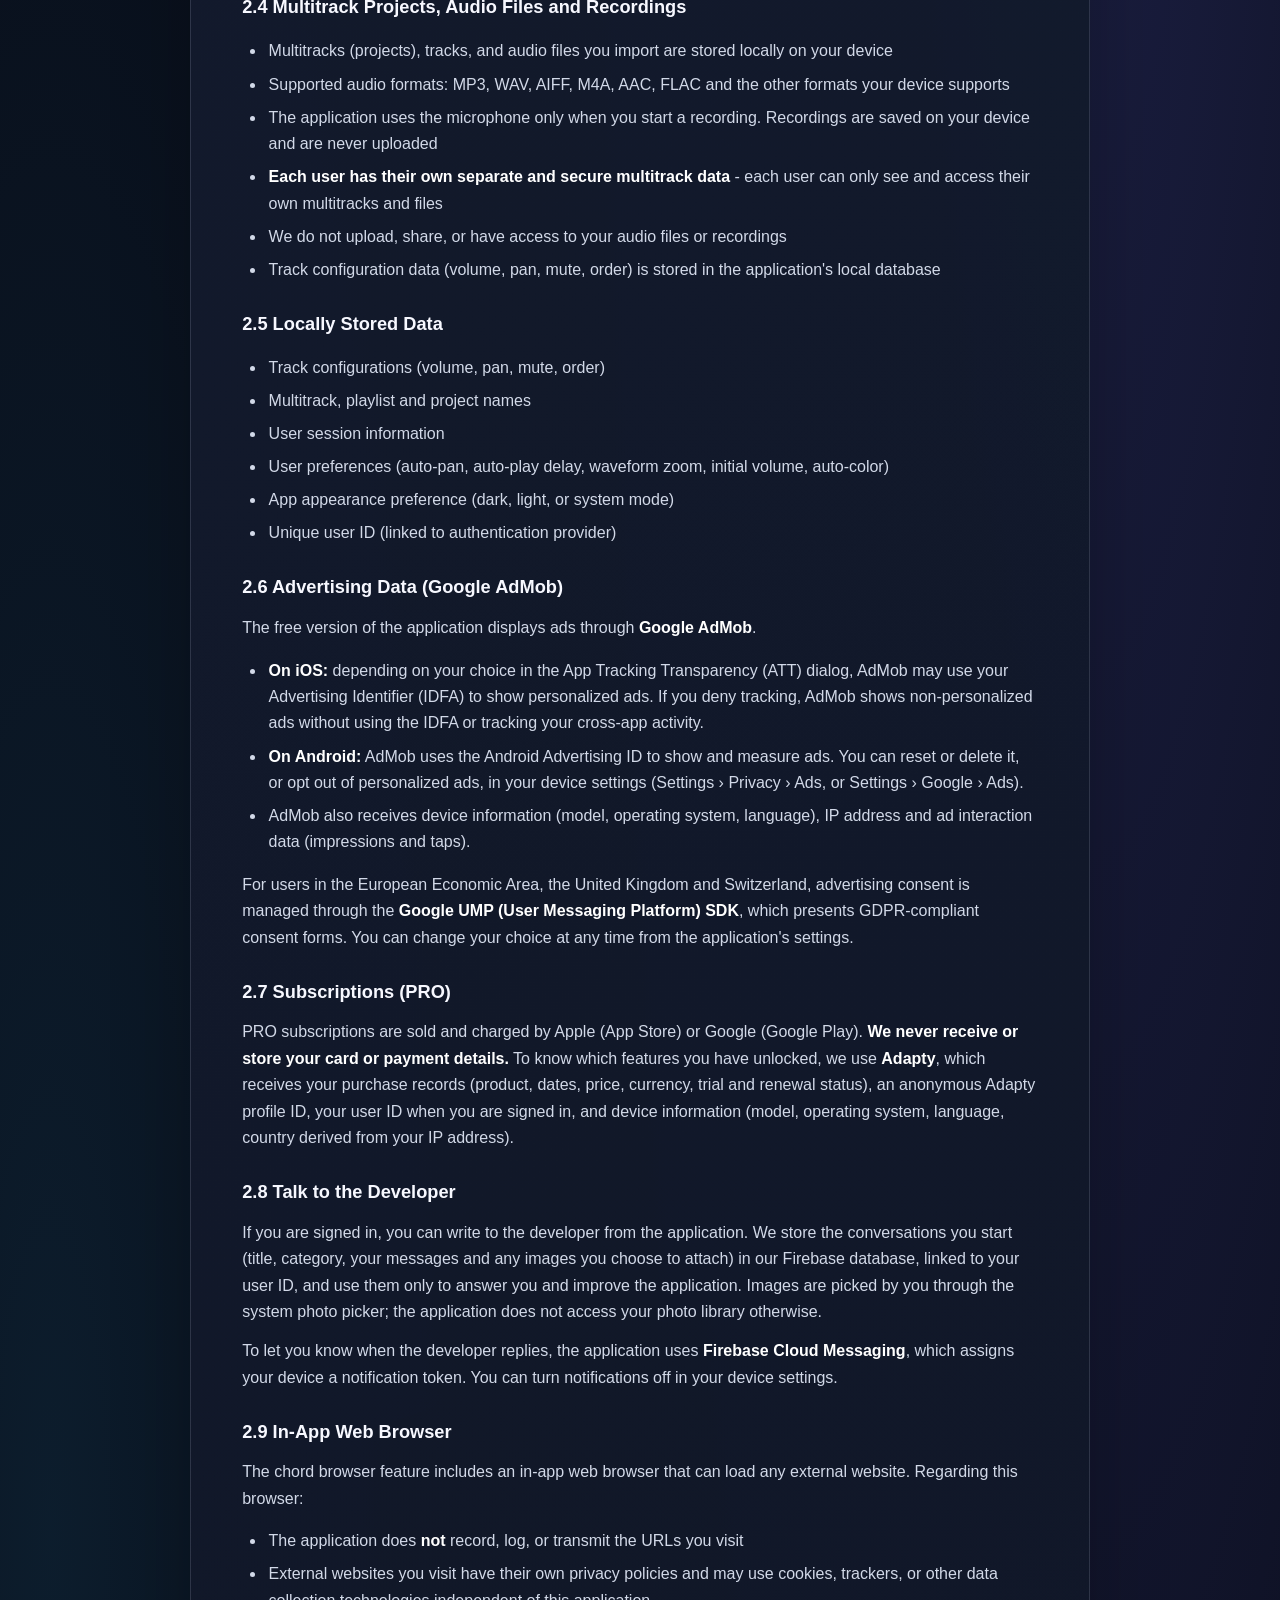
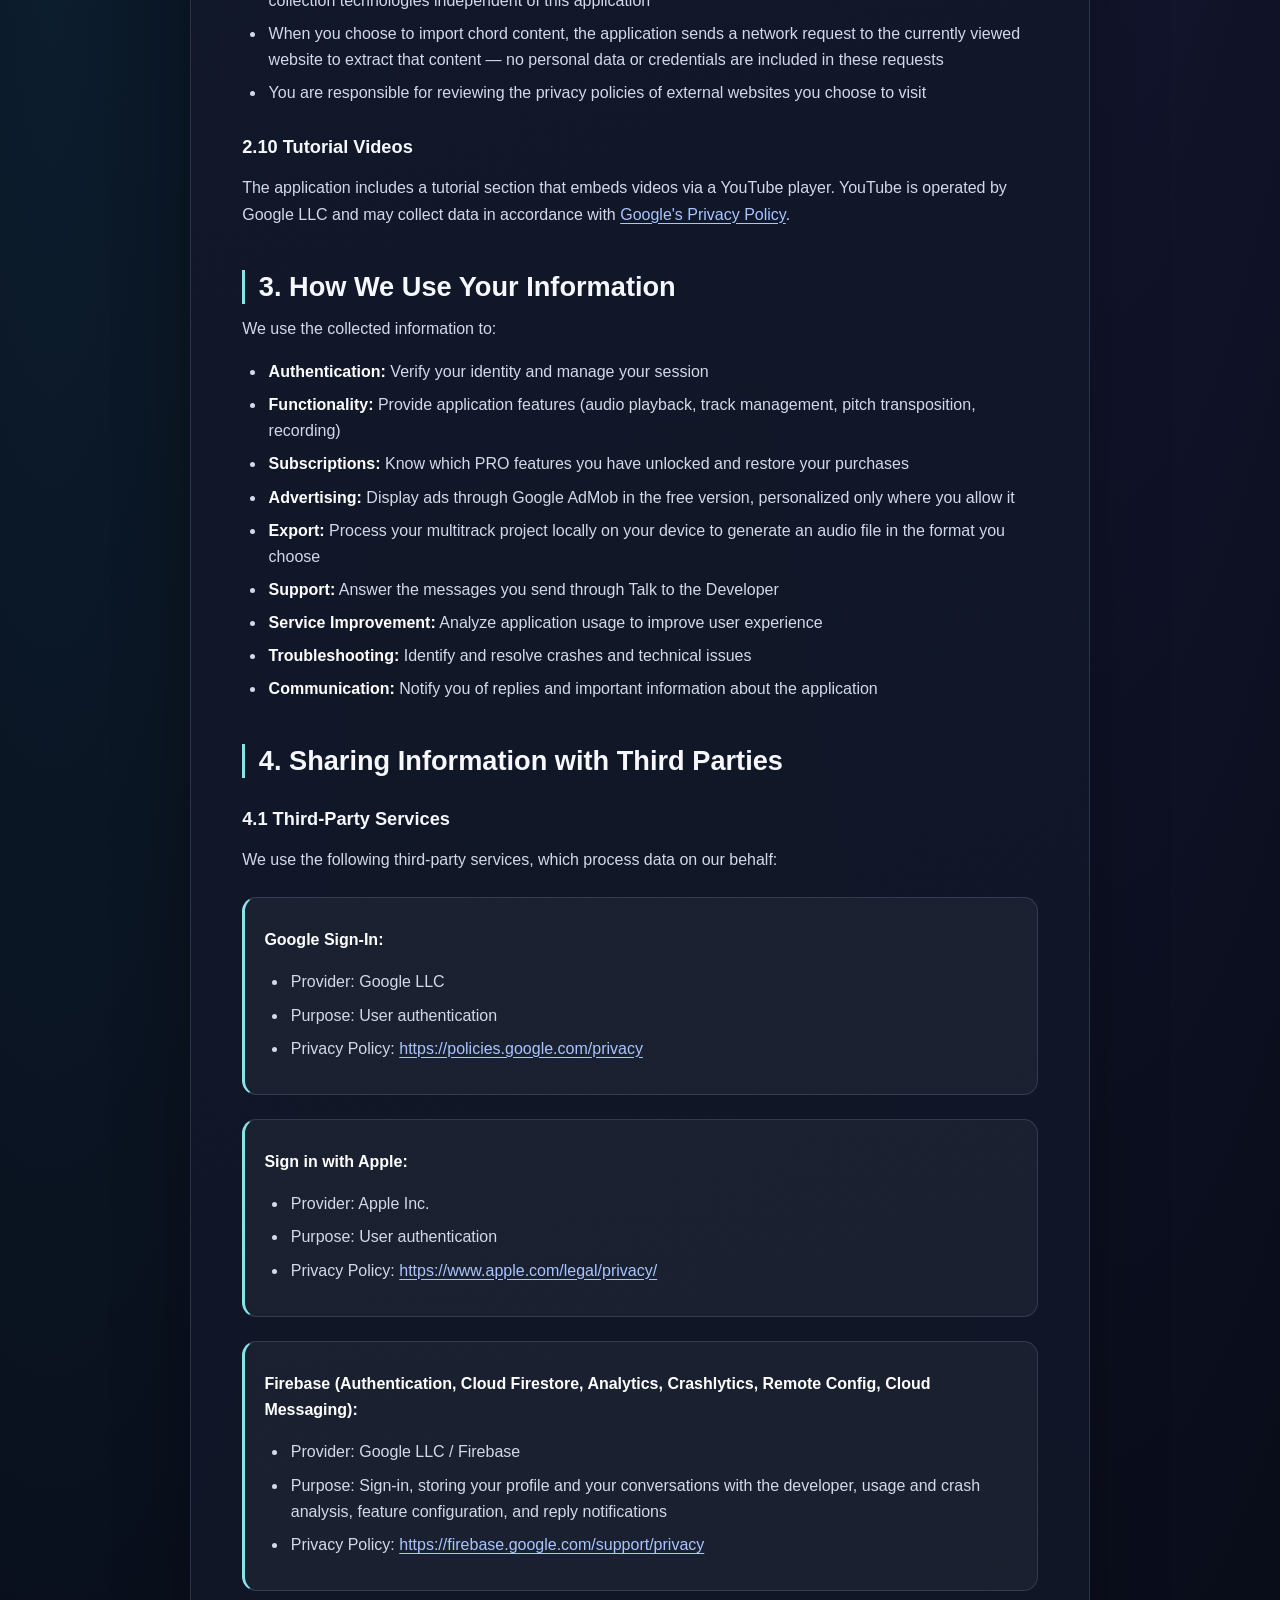
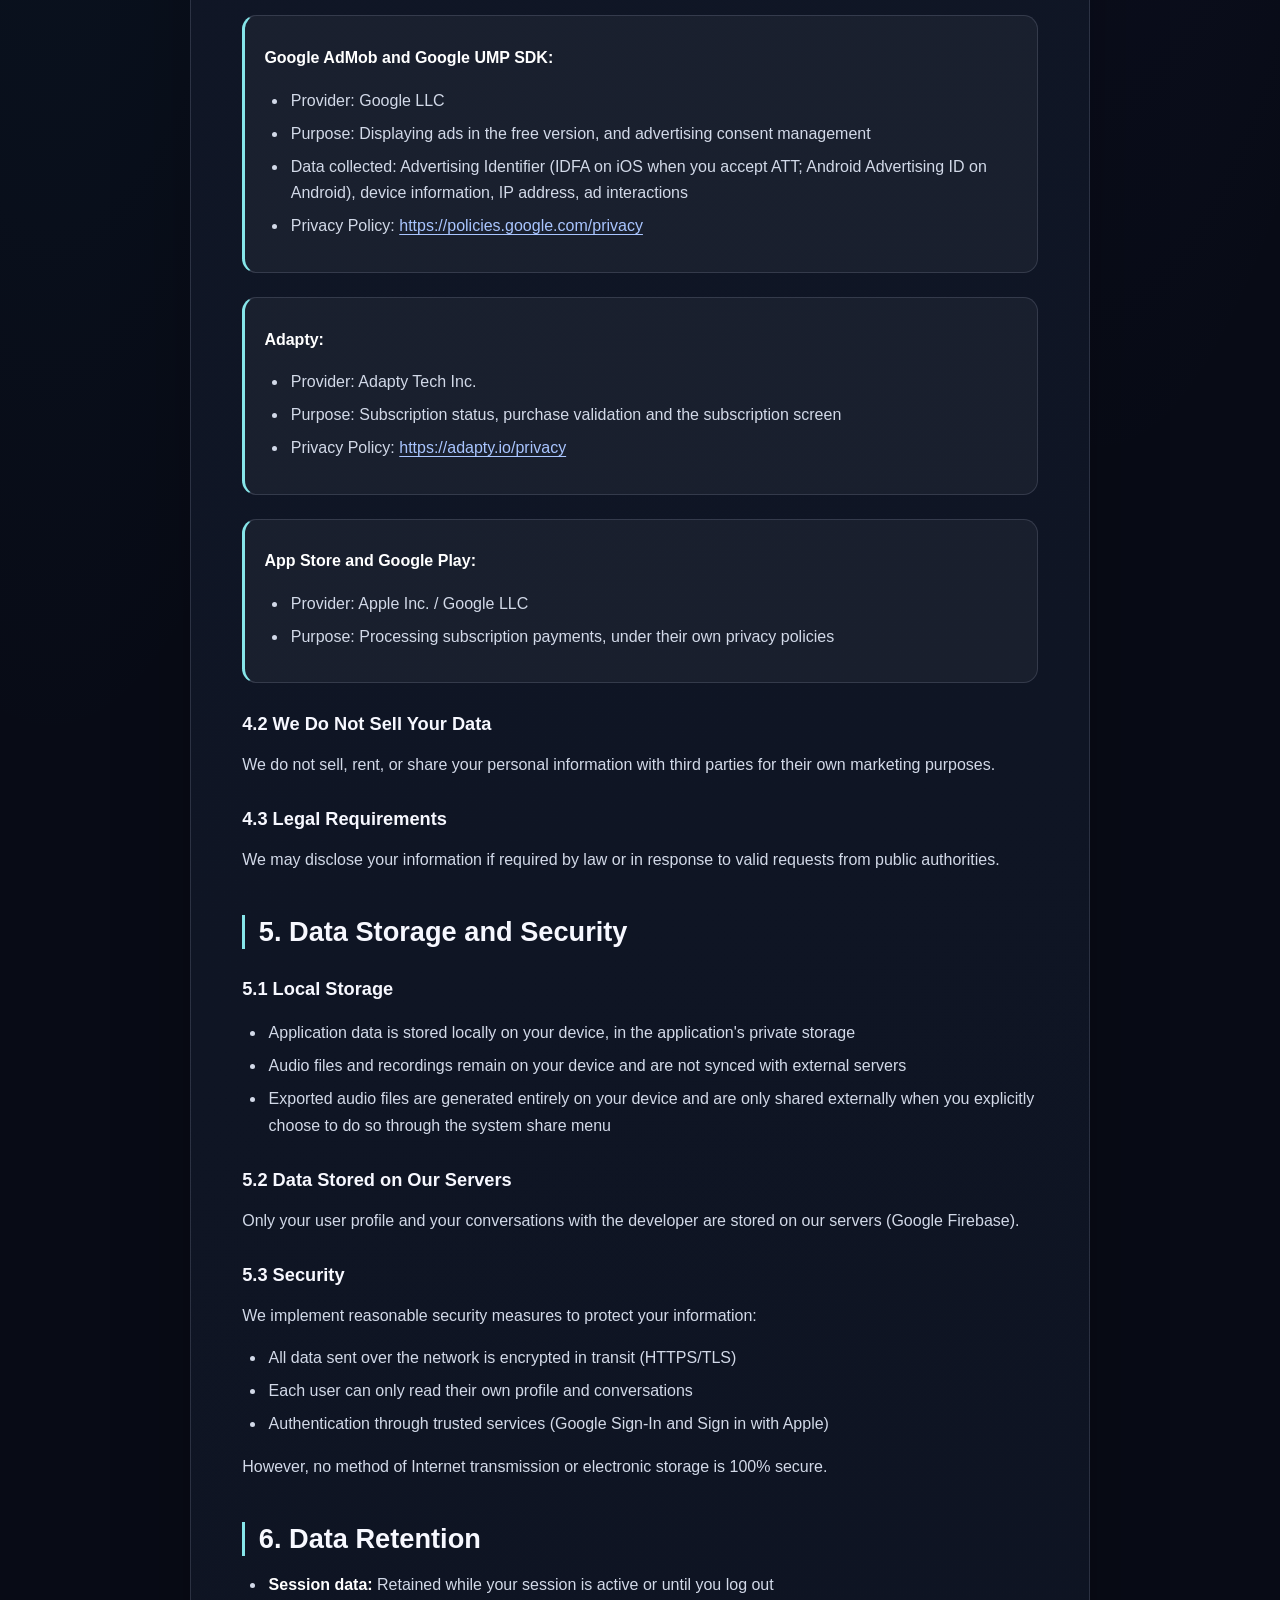
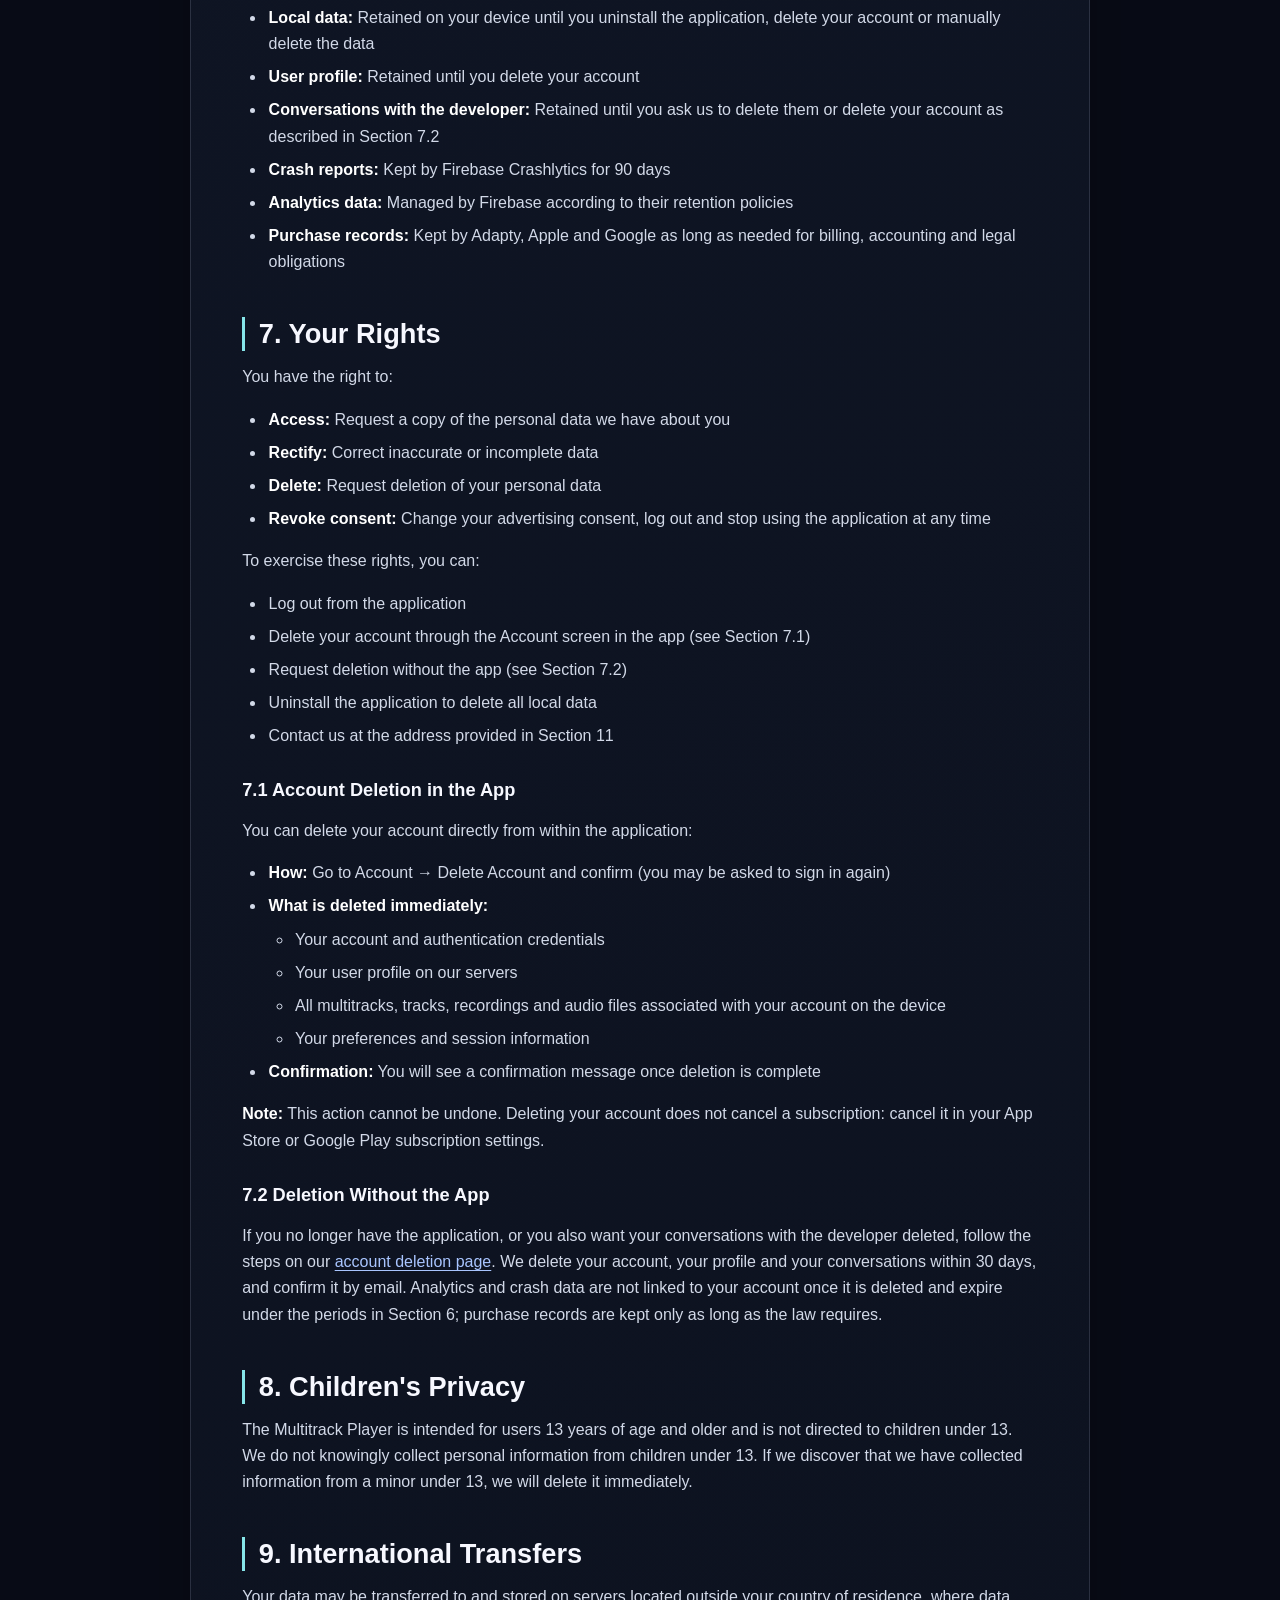
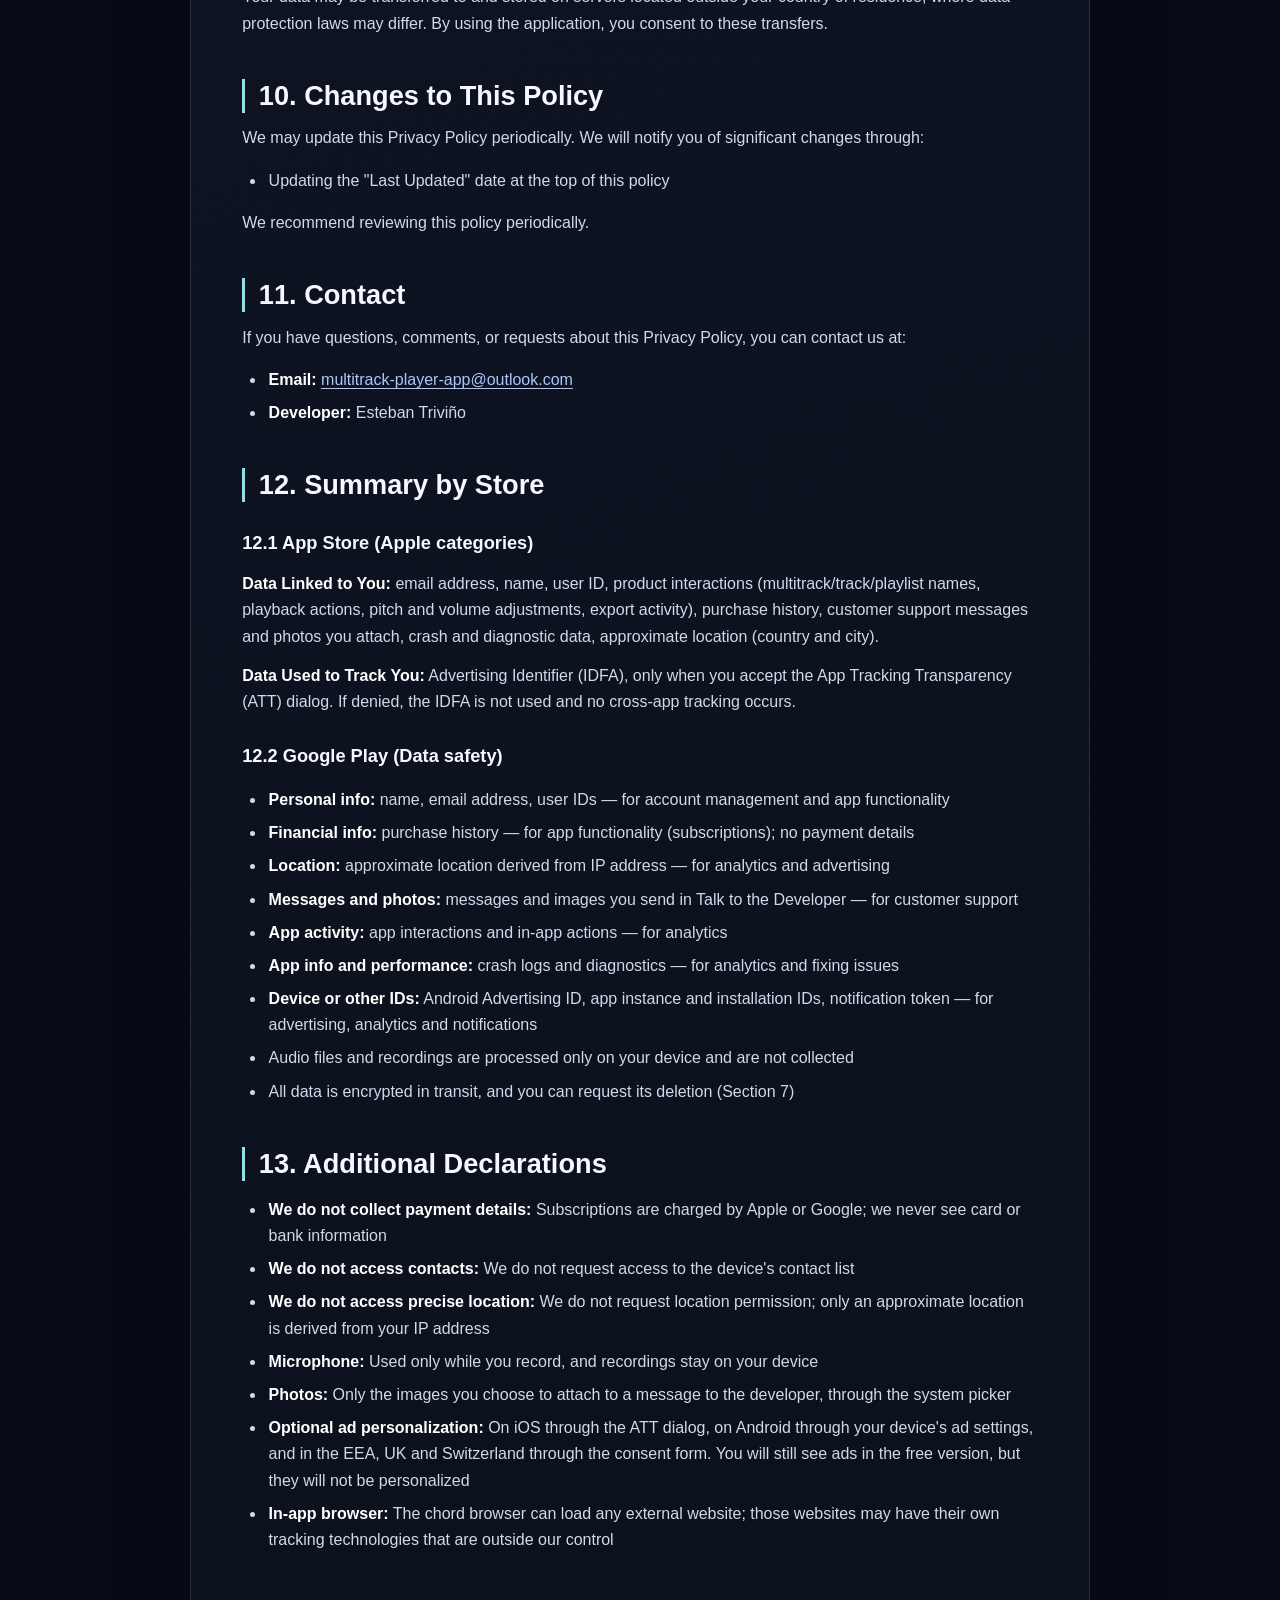
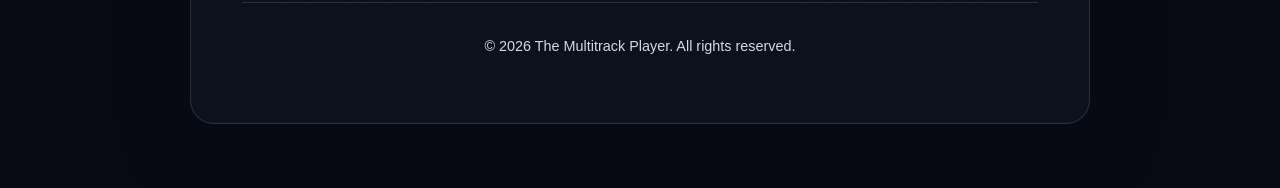
<file: privacy.html>
<!DOCTYPE html>
<html lang="en">
<head>
    <meta charset="UTF-8">
    <meta name="viewport" content="width=device-width, initial-scale=1.0">
    <meta name="description" content="Privacy Policy for The Multitrack Player app for iOS and Android">
    <title>Privacy Policy - The Multitrack Player</title>
    <meta name="theme-color" content="#080b16">
    <link rel="stylesheet" href="assets/css/site.css">
    <link rel="canonical" href="https://themultitrackplayer.com/privacy.html">
    <link rel="alternate" hreflang="en" href="https://themultitrackplayer.com/privacy.html">
    <link rel="alternate" hreflang="es" href="https://themultitrackplayer.com/privacy-es.html">
    <link rel="alternate" hreflang="pt-BR" href="https://themultitrackplayer.com/privacy-pt-br.html">
</head>
<body>
    <a class="skip-link" href="#main">Skip to content</a>
    <header class="site-header">
        <a class="brand" href="index.html">
            <img src="assets/images/app-icon.jpg" alt="">
            <span>The Multitrack Player</span>
        </a>
        <nav class="header-links" aria-label="Home and Support">
            <a href="index.html">Home</a>
            <a href="support.html">Support</a>
            <span class="language-links" aria-label="Language">
                <a href="privacy.html" lang="en" aria-current="page">EN</a>
                <a href="privacy-es.html" lang="es">ES</a>
                <a href="privacy-pt-br.html" lang="pt-BR">PT-BR</a>
            </span>
        </nav>
    </header>
    <div class="container">
        <main id="main">
        <h1>Privacy Policy - The Multitrack Player</h1>
        <p class="last-updated"><strong>Last Updated:</strong> November 20, 2026</p>

        <div class="section">
            <h2>1. Introduction</h2>
            <p>This Privacy Policy describes how The Multitrack Player ("we", "our" or "the application") collects, uses, and protects the information of users ("you" or "user") of our mobile application for <strong>iOS (iPhone and iPad)</strong> and <strong>Android</strong>, including its CarPlay and Android Auto experiences. Unless a section says otherwise, it applies equally to both platforms.</p>
            <p>By using The Multitrack Player, you agree to the practices described in this policy. If you do not agree with these terms, please do not use the application.</p>
        </div>

        <div class="section">
            <h2>2. Information We Collect</h2>

            <h3>2.1 Account Information</h3>
            <p>Signing in is optional: you can use the application in guest mode without an account. When you sign in with Google Sign-In or Sign in with Apple, we collect:</p>
            <ul>
                <li>Email address</li>
                <li>User name</li>
                <li>Unique user ID provided by the authentication provider (Google or Apple)</li>
                <li>Profile photo (if available)</li>
            </ul>
            <p>Your name, email address, user ID and sign-in provider are kept in a user profile in our Firebase database (Cloud Firestore).</p>
            <p><strong>Note:</strong> When using Sign in with Apple, you have the option to hide your email address. In that case, Apple provides a private relay email address.</p>

            <h3>2.2 Usage and Analytics Data</h3>
            <p>Through Firebase Analytics, we collect:</p>
            <ul>
                <li>Authentication events (login, logout, account deletion) — including email address and user ID</li>
                <li>Content interaction events: multitrack names, track names, and playlist names</li>
                <li>Playback settings: pitch transposition values, track volume levels, loop state</li>
                <li>Export activity: file format and duration of exported audio</li>
                <li>Audio routing changes (output bus index)</li>
                <li>Subscription and paywall events (which screen was shown, purchases started or completed)</li>
                <li>Screen views and general navigation patterns</li>
                <li>Device information (model, operating system, app version) and an app instance identifier</li>
                <li>Approximate location (country and city, derived automatically by Firebase from device locale and IP address)</li>
            </ul>

            <h3>2.3 Crash and Diagnostic Data</h3>
            <p>Through Firebase Crashlytics, when the application crashes or hits a serious error we collect the crash report (stack trace and the app's recent internal events), device model, operating system, app version, available memory and disk space, and an installation identifier. When you are signed in, the report includes your user ID so we can answer you about a problem you reported.</p>

            <h3>2.4 Multitrack Projects, Audio Files and Recordings</h3>
            <ul>
                <li>Multitracks (projects), tracks, and audio files you import are stored locally on your device</li>
                <li>Supported audio formats: MP3, WAV, AIFF, M4A, AAC, FLAC and the other formats your device supports</li>
                <li>The application uses the microphone only when you start a recording. Recordings are saved on your device and are never uploaded</li>
                <li><strong>Each user has their own separate and secure multitrack data</strong> - each user can only see and access their own multitracks and files</li>
                <li>We do not upload, share, or have access to your audio files or recordings</li>
                <li>Track configuration data (volume, pan, mute, order) is stored in the application's local database</li>
            </ul>

            <h3>2.5 Locally Stored Data</h3>
            <ul>
                <li>Track configurations (volume, pan, mute, order)</li>
                <li>Multitrack, playlist and project names</li>
                <li>User session information</li>
                <li>User preferences (auto-pan, auto-play delay, waveform zoom, initial volume, auto-color)</li>
                <li>App appearance preference (dark, light, or system mode)</li>
                <li>Unique user ID (linked to authentication provider)</li>
            </ul>
        </div>

        <div class="section">
            <h3>2.6 Advertising Data (Google AdMob)</h3>
            <p>The free version of the application displays ads through <strong>Google AdMob</strong>.</p>
            <ul>
                <li><strong>On iOS:</strong> depending on your choice in the App Tracking Transparency (ATT) dialog, AdMob may use your Advertising Identifier (IDFA) to show personalized ads. If you deny tracking, AdMob shows non-personalized ads without using the IDFA or tracking your cross-app activity.</li>
                <li><strong>On Android:</strong> AdMob uses the Android Advertising ID to show and measure ads. You can reset or delete it, or opt out of personalized ads, in your device settings (Settings › Privacy › Ads, or Settings › Google › Ads).</li>
                <li>AdMob also receives device information (model, operating system, language), IP address and ad interaction data (impressions and taps).</li>
            </ul>
            <p>For users in the European Economic Area, the United Kingdom and Switzerland, advertising consent is managed through the <strong>Google UMP (User Messaging Platform) SDK</strong>, which presents GDPR-compliant consent forms. You can change your choice at any time from the application's settings.</p>
        </div>

        <div class="section">
            <h3>2.7 Subscriptions (PRO)</h3>
            <p>PRO subscriptions are sold and charged by Apple (App Store) or Google (Google Play). <strong>We never receive or store your card or payment details.</strong> To know which features you have unlocked, we use <strong>Adapty</strong>, which receives your purchase records (product, dates, price, currency, trial and renewal status), an anonymous Adapty profile ID, your user ID when you are signed in, and device information (model, operating system, language, country derived from your IP address).</p>
        </div>

        <div class="section">
            <h3>2.8 Talk to the Developer</h3>
            <p>If you are signed in, you can write to the developer from the application. We store the conversations you start (title, category, your messages and any images you choose to attach) in our Firebase database, linked to your user ID, and use them only to answer you and improve the application. Images are picked by you through the system photo picker; the application does not access your photo library otherwise.</p>
            <p>To let you know when the developer replies, the application uses <strong>Firebase Cloud Messaging</strong>, which assigns your device a notification token. You can turn notifications off in your device settings.</p>
        </div>

        <div class="section">
            <h3>2.9 In-App Web Browser</h3>
            <p>The chord browser feature includes an in-app web browser that can load any external website. Regarding this browser:</p>
            <ul>
                <li>The application does <strong>not</strong> record, log, or transmit the URLs you visit</li>
                <li>External websites you visit have their own privacy policies and may use cookies, trackers, or other data collection technologies independent of this application</li>
                <li>When you choose to import chord content, the application sends a network request to the currently viewed website to extract that content — no personal data or credentials are included in these requests</li>
                <li>You are responsible for reviewing the privacy policies of external websites you choose to visit</li>
            </ul>
        </div>

        <div class="section">
            <h3>2.10 Tutorial Videos</h3>
            <p>The application includes a tutorial section that embeds videos via a YouTube player. YouTube is operated by Google LLC and may collect data in accordance with <a href="https://policies.google.com/privacy" target="_blank">Google's Privacy Policy</a>.</p>
        </div>

        <div class="section">
            <h2>3. How We Use Your Information</h2>
            <p>We use the collected information to:</p>
            <ul>
                <li><strong>Authentication:</strong> Verify your identity and manage your session</li>
                <li><strong>Functionality:</strong> Provide application features (audio playback, track management, pitch transposition, recording)</li>
                <li><strong>Subscriptions:</strong> Know which PRO features you have unlocked and restore your purchases</li>
                <li><strong>Advertising:</strong> Display ads through Google AdMob in the free version, personalized only where you allow it</li>
                <li><strong>Export:</strong> Process your multitrack project locally on your device to generate an audio file in the format you choose</li>
                <li><strong>Support:</strong> Answer the messages you send through Talk to the Developer</li>
                <li><strong>Service Improvement:</strong> Analyze application usage to improve user experience</li>
                <li><strong>Troubleshooting:</strong> Identify and resolve crashes and technical issues</li>
                <li><strong>Communication:</strong> Notify you of replies and important information about the application</li>
            </ul>
        </div>

        <div class="section">
            <h2>4. Sharing Information with Third Parties</h2>
            <h3>4.1 Third-Party Services</h3>
            <p>We use the following third-party services, which process data on our behalf:</p>

            <div class="highlight">
                <p><strong>Google Sign-In:</strong></p>
                <ul>
                    <li>Provider: Google LLC</li>
                    <li>Purpose: User authentication</li>
                    <li>Privacy Policy: <a href="https://policies.google.com/privacy" target="_blank">https://policies.google.com/privacy</a></li>
                </ul>
            </div>

            <div class="highlight">
                <p><strong>Sign in with Apple:</strong></p>
                <ul>
                    <li>Provider: Apple Inc.</li>
                    <li>Purpose: User authentication</li>
                    <li>Privacy Policy: <a href="https://www.apple.com/legal/privacy/" target="_blank">https://www.apple.com/legal/privacy/</a></li>
                </ul>
            </div>

            <div class="highlight">
                <p><strong>Firebase (Authentication, Cloud Firestore, Analytics, Crashlytics, Remote Config, Cloud Messaging):</strong></p>
                <ul>
                    <li>Provider: Google LLC / Firebase</li>
                    <li>Purpose: Sign-in, storing your profile and your conversations with the developer, usage and crash analysis, feature configuration, and reply notifications</li>
                    <li>Privacy Policy: <a href="https://firebase.google.com/support/privacy" target="_blank">https://firebase.google.com/support/privacy</a></li>
                </ul>
            </div>

            <div class="highlight">
                <p><strong>Google AdMob and Google UMP SDK:</strong></p>
                <ul>
                    <li>Provider: Google LLC</li>
                    <li>Purpose: Displaying ads in the free version, and advertising consent management</li>
                    <li>Data collected: Advertising Identifier (IDFA on iOS when you accept ATT; Android Advertising ID on Android), device information, IP address, ad interactions</li>
                    <li>Privacy Policy: <a href="https://policies.google.com/privacy" target="_blank">https://policies.google.com/privacy</a></li>
                </ul>
            </div>

            <div class="highlight">
                <p><strong>Adapty:</strong></p>
                <ul>
                    <li>Provider: Adapty Tech Inc.</li>
                    <li>Purpose: Subscription status, purchase validation and the subscription screen</li>
                    <li>Privacy Policy: <a href="https://adapty.io/privacy" target="_blank">https://adapty.io/privacy</a></li>
                </ul>
            </div>

            <div class="highlight">
                <p><strong>App Store and Google Play:</strong></p>
                <ul>
                    <li>Provider: Apple Inc. / Google LLC</li>
                    <li>Purpose: Processing subscription payments, under their own privacy policies</li>
                </ul>
            </div>

            <h3>4.2 We Do Not Sell Your Data</h3>
            <p>We do not sell, rent, or share your personal information with third parties for their own marketing purposes.</p>

            <h3>4.3 Legal Requirements</h3>
            <p>We may disclose your information if required by law or in response to valid requests from public authorities.</p>
        </div>

        <div class="section">
            <h2>5. Data Storage and Security</h2>
            <h3>5.1 Local Storage</h3>
            <ul>
                <li>Application data is stored locally on your device, in the application's private storage</li>
                <li>Audio files and recordings remain on your device and are not synced with external servers</li>
                <li>Exported audio files are generated entirely on your device and are only shared externally when you explicitly choose to do so through the system share menu</li>
            </ul>

            <h3>5.2 Data Stored on Our Servers</h3>
            <p>Only your user profile and your conversations with the developer are stored on our servers (Google Firebase).</p>

            <h3>5.3 Security</h3>
            <p>We implement reasonable security measures to protect your information:</p>
            <ul>
                <li>All data sent over the network is encrypted in transit (HTTPS/TLS)</li>
                <li>Each user can only read their own profile and conversations</li>
                <li>Authentication through trusted services (Google Sign-In and Sign in with Apple)</li>
            </ul>
            <p>However, no method of Internet transmission or electronic storage is 100% secure.</p>
        </div>

        <div class="section">
            <h2>6. Data Retention</h2>
            <ul>
                <li><strong>Session data:</strong> Retained while your session is active or until you log out</li>
                <li><strong>Local data:</strong> Retained on your device until you uninstall the application, delete your account or manually delete the data</li>
                <li><strong>User profile:</strong> Retained until you delete your account</li>
                <li><strong>Conversations with the developer:</strong> Retained until you ask us to delete them or delete your account as described in Section 7.2</li>
                <li><strong>Crash reports:</strong> Kept by Firebase Crashlytics for 90 days</li>
                <li><strong>Analytics data:</strong> Managed by Firebase according to their retention policies</li>
                <li><strong>Purchase records:</strong> Kept by Adapty, Apple and Google as long as needed for billing, accounting and legal obligations</li>
            </ul>
        </div>

        <div class="section">
            <h2>7. Your Rights</h2>
            <p>You have the right to:</p>
            <ul>
                <li><strong>Access:</strong> Request a copy of the personal data we have about you</li>
                <li><strong>Rectify:</strong> Correct inaccurate or incomplete data</li>
                <li><strong>Delete:</strong> Request deletion of your personal data</li>
                <li><strong>Revoke consent:</strong> Change your advertising consent, log out and stop using the application at any time</li>
            </ul>
            <p>To exercise these rights, you can:</p>
            <ul>
                <li>Log out from the application</li>
                <li>Delete your account through the Account screen in the app (see Section 7.1)</li>
                <li>Request deletion without the app (see Section 7.2)</li>
                <li>Uninstall the application to delete all local data</li>
                <li>Contact us at the address provided in Section 11</li>
            </ul>
        </div>

        <div class="section">
            <h3 id="account-deletion">7.1 Account Deletion in the App</h3>
            <p>You can delete your account directly from within the application:</p>
            <ul>
                <li><strong>How:</strong> Go to Account → Delete Account and confirm (you may be asked to sign in again)</li>
                <li><strong>What is deleted immediately:</strong>
                    <ul>
                        <li>Your account and authentication credentials</li>
                        <li>Your user profile on our servers</li>
                        <li>All multitracks, tracks, recordings and audio files associated with your account on the device</li>
                        <li>Your preferences and session information</li>
                    </ul>
                </li>
                <li><strong>Confirmation:</strong> You will see a confirmation message once deletion is complete</li>
            </ul>
            <p><strong>Note:</strong> This action cannot be undone. Deleting your account does not cancel a subscription: cancel it in your App Store or Google Play subscription settings.</p>

            <h3>7.2 Deletion Without the App</h3>
            <p>If you no longer have the application, or you also want your conversations with the developer deleted, follow the steps on our <a href="delete-account.html">account deletion page</a>. We delete your account, your profile and your conversations within 30 days, and confirm it by email. Analytics and crash data are not linked to your account once it is deleted and expire under the periods in Section 6; purchase records are kept only as long as the law requires.</p>
        </div>

        <div class="section">
            <h2>8. Children's Privacy</h2>
            <p>The Multitrack Player is intended for users 13 years of age and older and is not directed to children under 13. We do not knowingly collect personal information from children under 13. If we discover that we have collected information from a minor under 13, we will delete it immediately.</p>
        </div>

        <div class="section">
            <h2>9. International Transfers</h2>
            <p>Your data may be transferred to and stored on servers located outside your country of residence, where data protection laws may differ. By using the application, you consent to these transfers.</p>
        </div>

        <div class="section">
            <h2>10. Changes to This Policy</h2>
            <p>We may update this Privacy Policy periodically. We will notify you of significant changes through:</p>
            <ul>
                <li>Updating the "Last Updated" date at the top of this policy</li>
            </ul>
            <p>We recommend reviewing this policy periodically.</p>
        </div>

        <div class="section">
            <h2>11. Contact</h2>
            <p>If you have questions, comments, or requests about this Privacy Policy, you can contact us at:</p>
            <ul>
                <li><strong>Email:</strong> <a href="mailto:multitrack-player-app@outlook.com">multitrack-player-app@outlook.com</a></li>
                <li><strong>Developer:</strong> Esteban Triviño</li>
            </ul>
        </div>

        <div class="section">
            <h2>12. Summary by Store</h2>
            <h3>12.1 App Store (Apple categories)</h3>
            <p><strong>Data Linked to You:</strong> email address, name, user ID, product interactions (multitrack/track/playlist names, playback actions, pitch and volume adjustments, export activity), purchase history, customer support messages and photos you attach, crash and diagnostic data, approximate location (country and city).</p>
            <p><strong>Data Used to Track You:</strong> Advertising Identifier (IDFA), only when you accept the App Tracking Transparency (ATT) dialog. If denied, the IDFA is not used and no cross-app tracking occurs.</p>

            <h3>12.2 Google Play (Data safety)</h3>
            <ul>
                <li><strong>Personal info:</strong> name, email address, user IDs — for account management and app functionality</li>
                <li><strong>Financial info:</strong> purchase history — for app functionality (subscriptions); no payment details</li>
                <li><strong>Location:</strong> approximate location derived from IP address — for analytics and advertising</li>
                <li><strong>Messages and photos:</strong> messages and images you send in Talk to the Developer — for customer support</li>
                <li><strong>App activity:</strong> app interactions and in-app actions — for analytics</li>
                <li><strong>App info and performance:</strong> crash logs and diagnostics — for analytics and fixing issues</li>
                <li><strong>Device or other IDs:</strong> Android Advertising ID, app instance and installation IDs, notification token — for advertising, analytics and notifications</li>
                <li>Audio files and recordings are processed only on your device and are not collected</li>
                <li>All data is encrypted in transit, and you can request its deletion (Section 7)</li>
            </ul>
        </div>

        <div class="section">
            <h2>13. Additional Declarations</h2>
            <ul>
                <li><strong>We do not collect payment details:</strong> Subscriptions are charged by Apple or Google; we never see card or bank information</li>
                <li><strong>We do not access contacts:</strong> We do not request access to the device's contact list</li>
                <li><strong>We do not access precise location:</strong> We do not request location permission; only an approximate location is derived from your IP address</li>
                <li><strong>Microphone:</strong> Used only while you record, and recordings stay on your device</li>
                <li><strong>Photos:</strong> Only the images you choose to attach to a message to the developer, through the system picker</li>
                <li><strong>Optional ad personalization:</strong> On iOS through the ATT dialog, on Android through your device's ad settings, and in the EEA, UK and Switzerland through the consent form. You will still see ads in the free version, but they will not be personalized</li>
                <li><strong>In-app browser:</strong> The chord browser can load any external website; those websites may have their own tracking technologies that are outside our control</li>
            </ul>
        </div>

        </main>
        <div class="footer">
            <p>© 2026 The Multitrack Player. All rights reserved.</p>
        </div>
    </div>
</body>
</html>
</file>
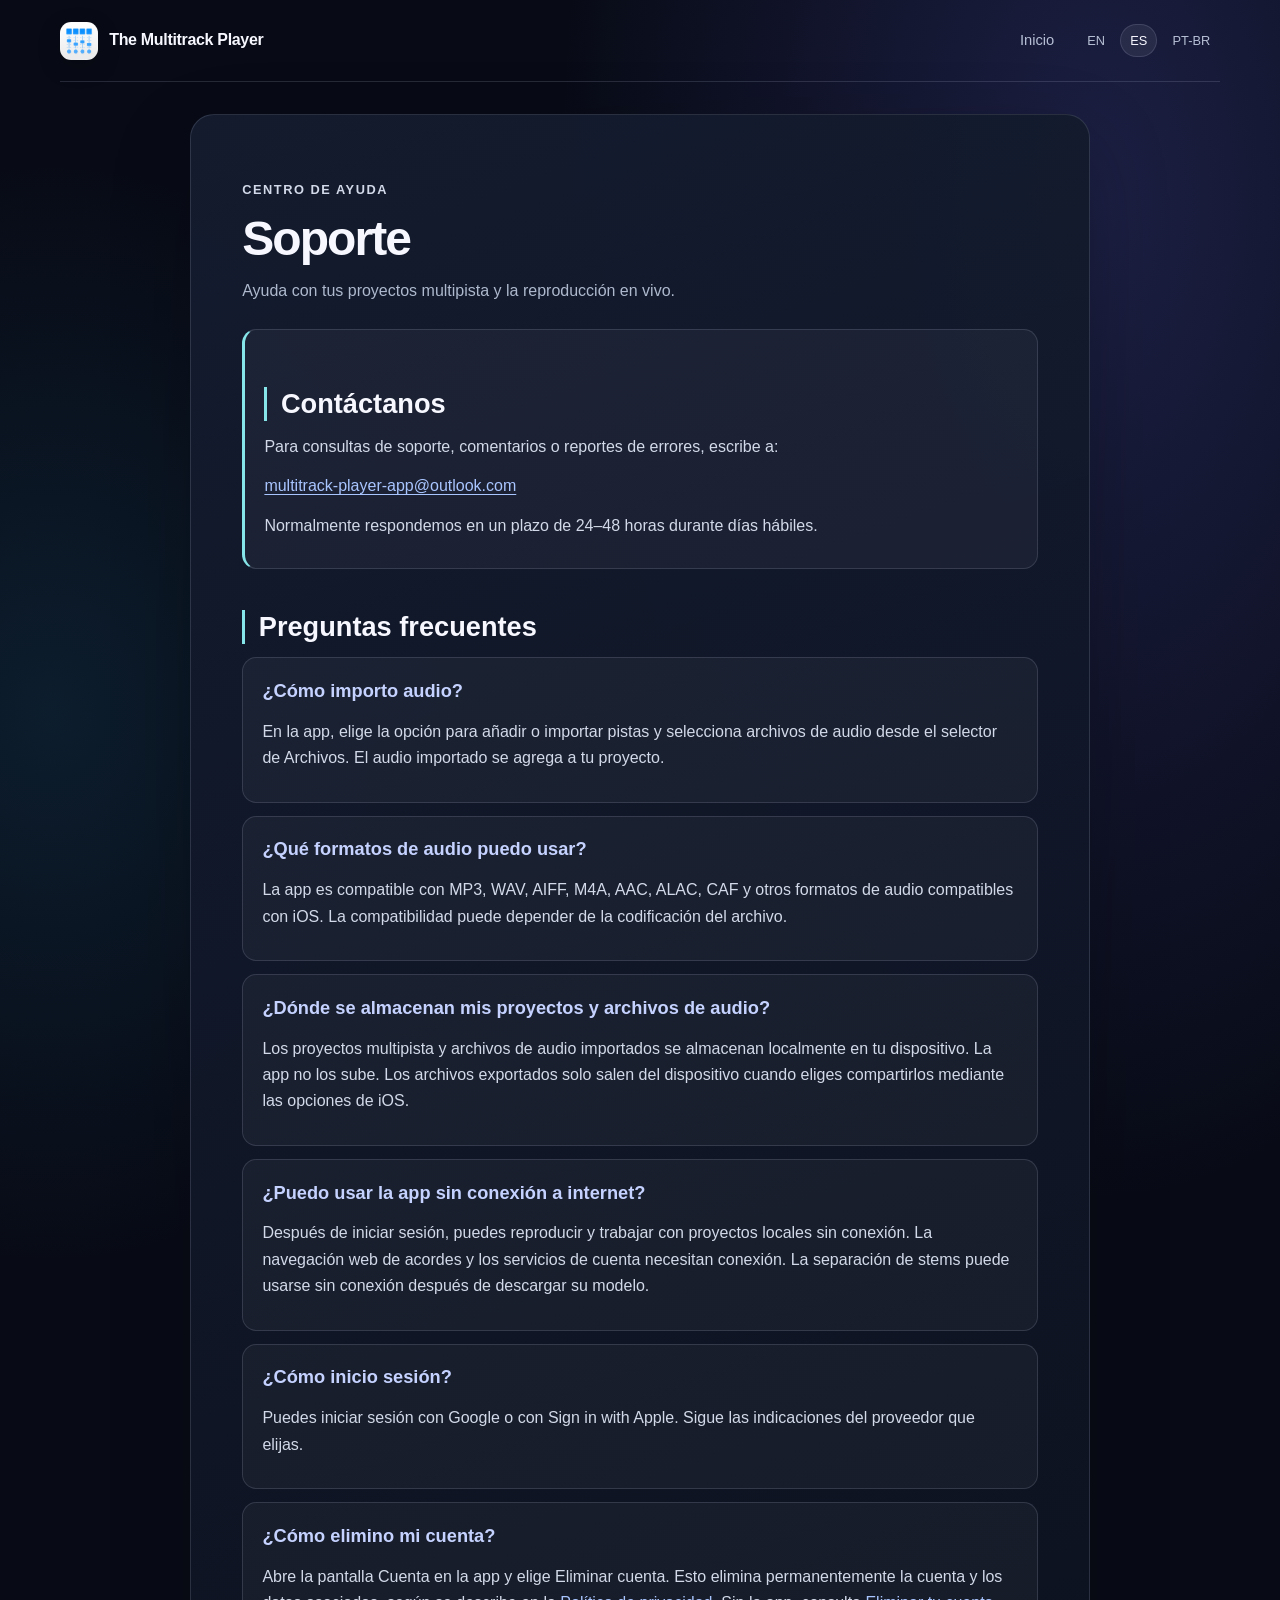
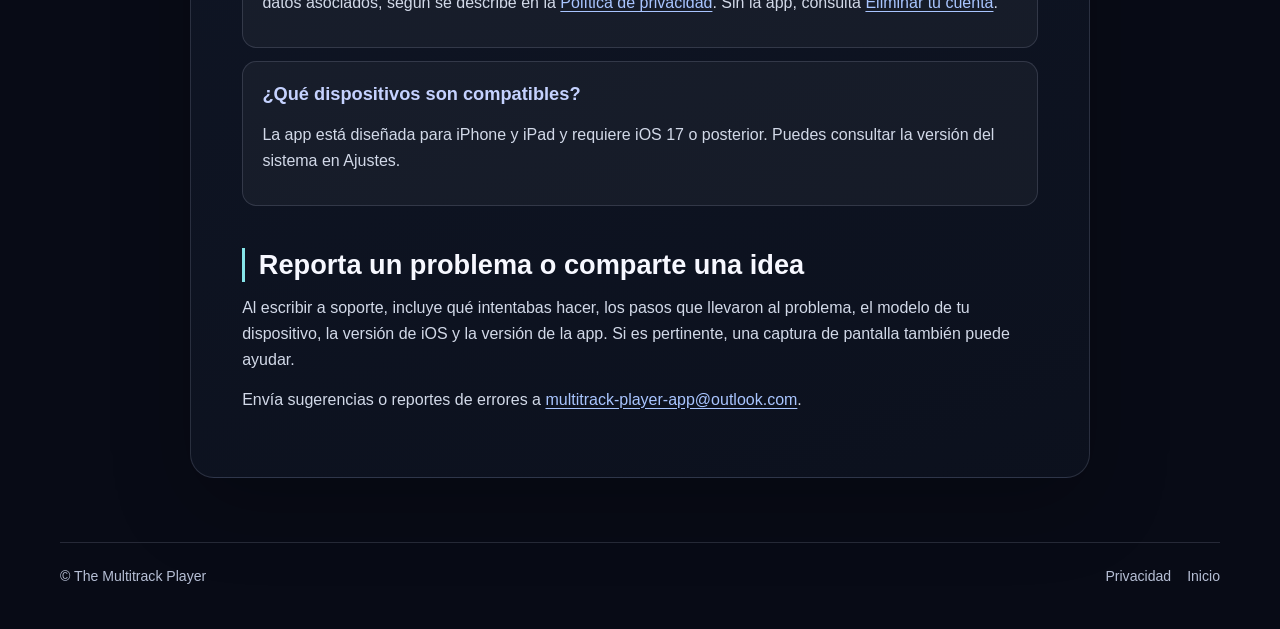
<file: support-es.html>
<!doctype html>
<html lang="es">
<head>
    <meta charset="utf-8">
    <meta name="viewport" content="width=device-width, initial-scale=1">
    <meta name="description" content="Ayuda y soporte de The Multitrack Player: importar audio, gestionar proyectos y contactar al equipo.">
    <meta name="theme-color" content="#080b16">
    <link rel="canonical" href="https://themultitrackplayer.com/support-es.html">
    <link rel="alternate" hreflang="en" href="https://themultitrackplayer.com/support.html">
    <link rel="alternate" hreflang="es" href="https://themultitrackplayer.com/support-es.html">
    <link rel="alternate" hreflang="pt-BR" href="https://themultitrackplayer.com/support-pt-br.html">
    <link rel="stylesheet" href="assets/css/site.css">
    <title>Soporte — The Multitrack Player</title>
</head>
<body>
    <a class="skip-link" href="#main">Saltar al contenido</a>
    <header class="site-header">
        <a class="brand" href="index-es.html">
            <img src="assets/images/app-icon.jpg" alt="">
            <span>The Multitrack Player</span>
        </a>
        <nav class="header-links" aria-label="Navegación principal">
            <a href="index-es.html">Inicio</a>
            <span class="language-links" aria-label="Idioma">
                <a href="support.html" lang="en">EN</a>
                <a href="support-es.html" lang="es" aria-current="page">ES</a>
                <a href="support-pt-br.html" lang="pt-BR">PT-BR</a>
            </span>
        </nav>
    </header>

    <main id="main" class="container">
        <header>
            <p class="eyebrow">Centro de ayuda</p>
            <h1>Soporte</h1>
            <p class="subtitle">Ayuda con tus proyectos multipista y la reproducción en vivo.</p>
        </header>

        <section class="contact-box" aria-labelledby="contact-title">
            <h2 id="contact-title">Contáctanos</h2>
            <p>Para consultas de soporte, comentarios o reportes de errores, escribe a:</p>
            <p class="contact-info"><a href="mailto:multitrack-player-app@outlook.com">multitrack-player-app@outlook.com</a></p>
            <p>Normalmente respondemos en un plazo de 24–48 horas durante días hábiles.</p>
        </section>

        <section aria-labelledby="faq-title">
            <h2 id="faq-title">Preguntas frecuentes</h2>

            <article class="faq-item">
                <h3>¿Cómo importo audio?</h3>
                <p>En la app, elige la opción para añadir o importar pistas y selecciona archivos de audio desde el selector de Archivos. El audio importado se agrega a tu proyecto.</p>
            </article>

            <article class="faq-item">
                <h3>¿Qué formatos de audio puedo usar?</h3>
                <p>La app es compatible con MP3, WAV, AIFF, M4A, AAC, ALAC, CAF y otros formatos de audio compatibles con iOS. La compatibilidad puede depender de la codificación del archivo.</p>
            </article>

            <article class="faq-item">
                <h3>¿Dónde se almacenan mis proyectos y archivos de audio?</h3>
                <p>Los proyectos multipista y archivos de audio importados se almacenan localmente en tu dispositivo. La app no los sube. Los archivos exportados solo salen del dispositivo cuando eliges compartirlos mediante las opciones de iOS.</p>
            </article>

            <article class="faq-item">
                <h3>¿Puedo usar la app sin conexión a internet?</h3>
                <p>Después de iniciar sesión, puedes reproducir y trabajar con proyectos locales sin conexión. La navegación web de acordes y los servicios de cuenta necesitan conexión. La separación de stems puede usarse sin conexión después de descargar su modelo.</p>
            </article>

            <article class="faq-item">
                <h3>¿Cómo inicio sesión?</h3>
                <p>Puedes iniciar sesión con Google o con Sign in with Apple. Sigue las indicaciones del proveedor que elijas.</p>
            </article>

            <article class="faq-item">
                <h3>¿Cómo elimino mi cuenta?</h3>
                <p>Abre la pantalla Cuenta en la app y elige Eliminar cuenta. Esto elimina permanentemente la cuenta y los datos asociados, según se describe en la <a href="privacy-es.html">Política de privacidad</a>. Sin la app, consulta <a href="delete-account-es.html">Eliminar tu cuenta</a>.</p>
            </article>

            <article class="faq-item">
                <h3>¿Qué dispositivos son compatibles?</h3>
                <p>La app está diseñada para iPhone y iPad y requiere iOS 17 o posterior. Puedes consultar la versión del sistema en Ajustes.</p>
            </article>
        </section>

        <section aria-labelledby="report-title">
            <h2 id="report-title">Reporta un problema o comparte una idea</h2>
            <p>Al escribir a soporte, incluye qué intentabas hacer, los pasos que llevaron al problema, el modelo de tu dispositivo, la versión de iOS y la versión de la app. Si es pertinente, una captura de pantalla también puede ayudar.</p>
            <p>Envía sugerencias o reportes de errores a <a href="mailto:multitrack-player-app@outlook.com">multitrack-player-app@outlook.com</a>.</p>
        </section>
    </main>

    <footer class="site-footer">
        <p>© The Multitrack Player</p>
        <nav class="footer-links" aria-label="Navegación del pie de página">
            <a href="privacy-es.html">Privacidad</a>
            <a href="index-es.html">Inicio</a>
        </nav>
    </footer>
</body>
</html>
</file>
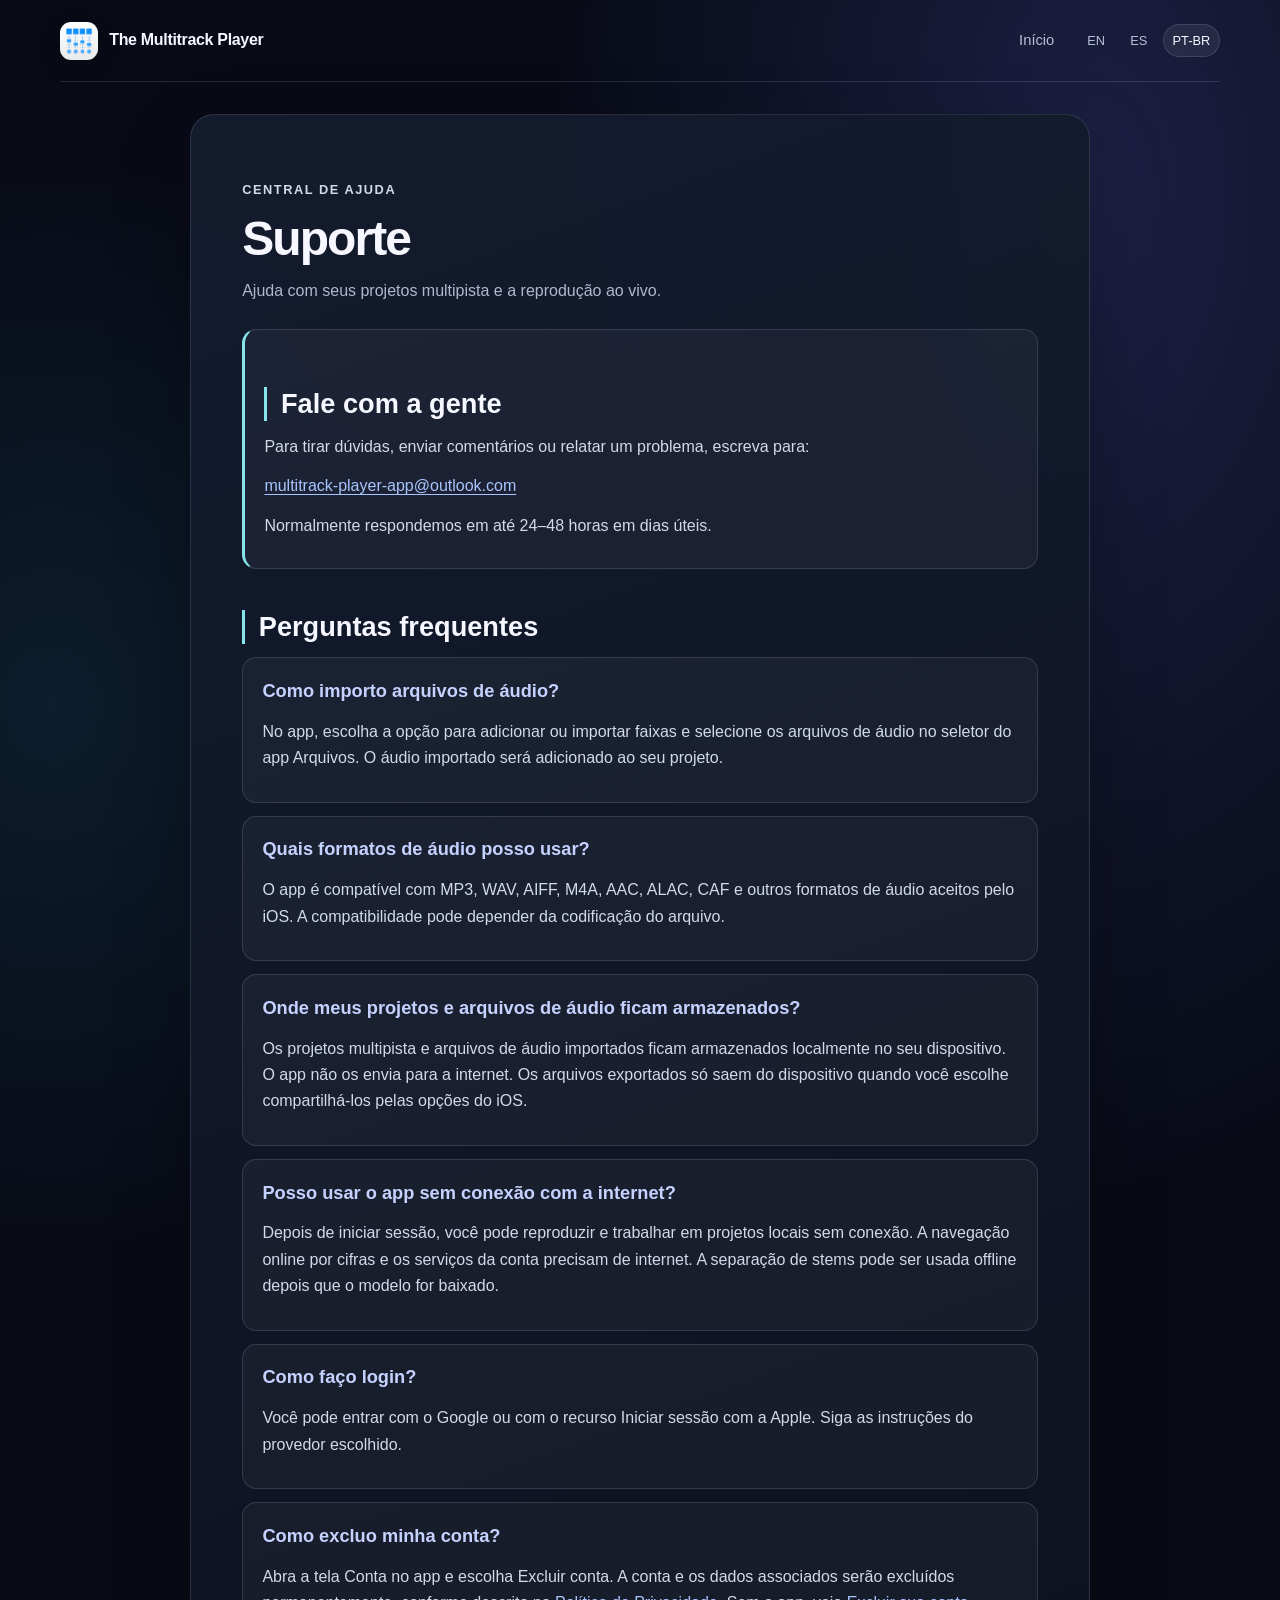
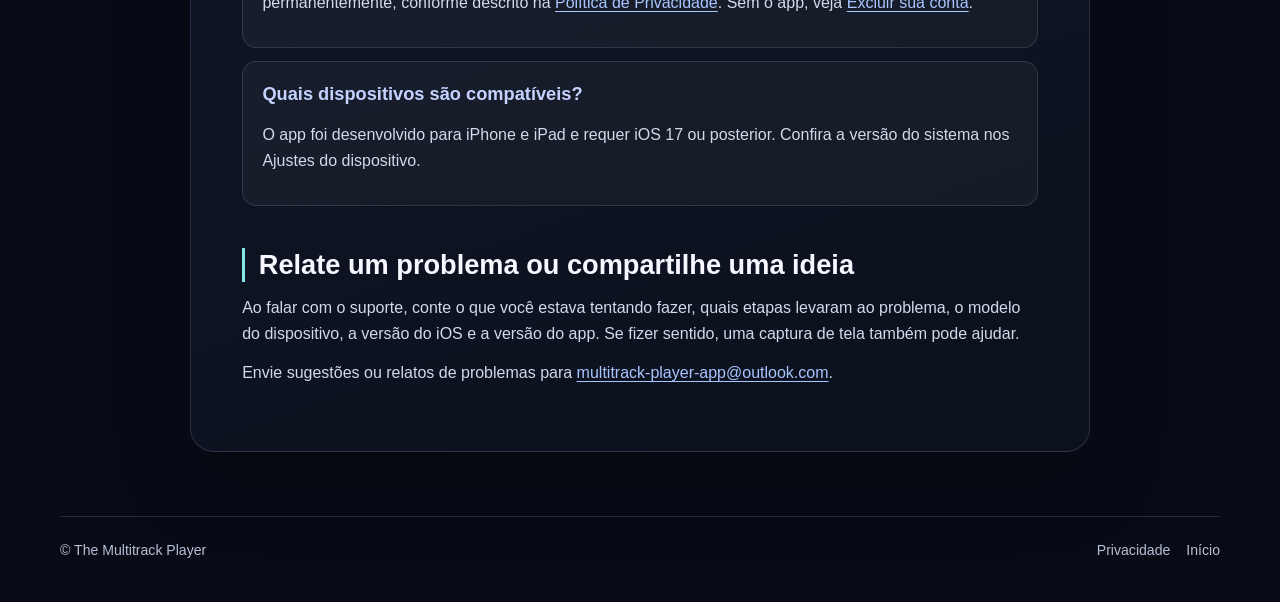
<file: support-pt-br.html>
<!doctype html>
<html lang="pt-BR">
<head>
    <meta charset="utf-8">
    <meta name="viewport" content="width=device-width, initial-scale=1">
    <meta name="description" content="Ajuda e suporte do The Multitrack Player: importar áudio, gerenciar projetos e entrar em contato.">
    <meta name="theme-color" content="#080b16">
    <link rel="canonical" href="https://themultitrackplayer.com/support-pt-br.html">
    <link rel="alternate" hreflang="en" href="https://themultitrackplayer.com/support.html">
    <link rel="alternate" hreflang="es" href="https://themultitrackplayer.com/support-es.html">
    <link rel="alternate" hreflang="pt-BR" href="https://themultitrackplayer.com/support-pt-br.html">
    <link rel="stylesheet" href="assets/css/site.css">
    <title>Suporte — The Multitrack Player</title>
</head>
<body>
    <a class="skip-link" href="#main">Pular para o conteúdo</a>
    <header class="site-header">
        <a class="brand" href="index-pt-br.html">
            <img src="assets/images/app-icon.jpg" alt="">
            <span>The Multitrack Player</span>
        </a>
        <nav class="header-links" aria-label="Navegação principal">
            <a href="index-pt-br.html">Início</a>
            <span class="language-links" aria-label="Idioma">
                <a href="support.html" lang="en">EN</a>
                <a href="support-es.html" lang="es">ES</a>
                <a href="support-pt-br.html" lang="pt-BR" aria-current="page">PT-BR</a>
            </span>
        </nav>
    </header>

    <main id="main" class="container">
        <header>
            <p class="eyebrow">Central de ajuda</p>
            <h1>Suporte</h1>
            <p class="subtitle">Ajuda com seus projetos multipista e a reprodução ao vivo.</p>
        </header>

        <section class="contact-box" aria-labelledby="contact-title">
            <h2 id="contact-title">Fale com a gente</h2>
            <p>Para tirar dúvidas, enviar comentários ou relatar um problema, escreva para:</p>
            <p class="contact-info"><a href="mailto:multitrack-player-app@outlook.com">multitrack-player-app@outlook.com</a></p>
            <p>Normalmente respondemos em até 24–48 horas em dias úteis.</p>
        </section>

        <section aria-labelledby="faq-title">
            <h2 id="faq-title">Perguntas frequentes</h2>

            <article class="faq-item">
                <h3>Como importo arquivos de áudio?</h3>
                <p>No app, escolha a opção para adicionar ou importar faixas e selecione os arquivos de áudio no seletor do app Arquivos. O áudio importado será adicionado ao seu projeto.</p>
            </article>

            <article class="faq-item">
                <h3>Quais formatos de áudio posso usar?</h3>
                <p>O app é compatível com MP3, WAV, AIFF, M4A, AAC, ALAC, CAF e outros formatos de áudio aceitos pelo iOS. A compatibilidade pode depender da codificação do arquivo.</p>
            </article>

            <article class="faq-item">
                <h3>Onde meus projetos e arquivos de áudio ficam armazenados?</h3>
                <p>Os projetos multipista e arquivos de áudio importados ficam armazenados localmente no seu dispositivo. O app não os envia para a internet. Os arquivos exportados só saem do dispositivo quando você escolhe compartilhá-los pelas opções do iOS.</p>
            </article>

            <article class="faq-item">
                <h3>Posso usar o app sem conexão com a internet?</h3>
                <p>Depois de iniciar sessão, você pode reproduzir e trabalhar em projetos locais sem conexão. A navegação online por cifras e os serviços da conta precisam de internet. A separação de stems pode ser usada offline depois que o modelo for baixado.</p>
            </article>

            <article class="faq-item">
                <h3>Como faço login?</h3>
                <p>Você pode entrar com o Google ou com o recurso Iniciar sessão com a Apple. Siga as instruções do provedor escolhido.</p>
            </article>

            <article class="faq-item">
                <h3>Como excluo minha conta?</h3>
                <p>Abra a tela Conta no app e escolha Excluir conta. A conta e os dados associados serão excluídos permanentemente, conforme descrito na <a href="privacy-pt-br.html">Política de Privacidade</a>. Sem o app, veja <a href="delete-account-pt-br.html">Excluir sua conta</a>.</p>
            </article>

            <article class="faq-item">
                <h3>Quais dispositivos são compatíveis?</h3>
                <p>O app foi desenvolvido para iPhone e iPad e requer iOS 17 ou posterior. Confira a versão do sistema nos Ajustes do dispositivo.</p>
            </article>
        </section>

        <section aria-labelledby="report-title">
            <h2 id="report-title">Relate um problema ou compartilhe uma ideia</h2>
            <p>Ao falar com o suporte, conte o que você estava tentando fazer, quais etapas levaram ao problema, o modelo do dispositivo, a versão do iOS e a versão do app. Se fizer sentido, uma captura de tela também pode ajudar.</p>
            <p>Envie sugestões ou relatos de problemas para <a href="mailto:multitrack-player-app@outlook.com">multitrack-player-app@outlook.com</a>.</p>
        </section>
    </main>

    <footer class="site-footer">
        <p>© The Multitrack Player</p>
        <nav class="footer-links" aria-label="Navegação do rodapé">
            <a href="privacy-pt-br.html">Privacidade</a>
            <a href="index-pt-br.html">Início</a>
        </nav>
    </footer>
</body>
</html>
</file>
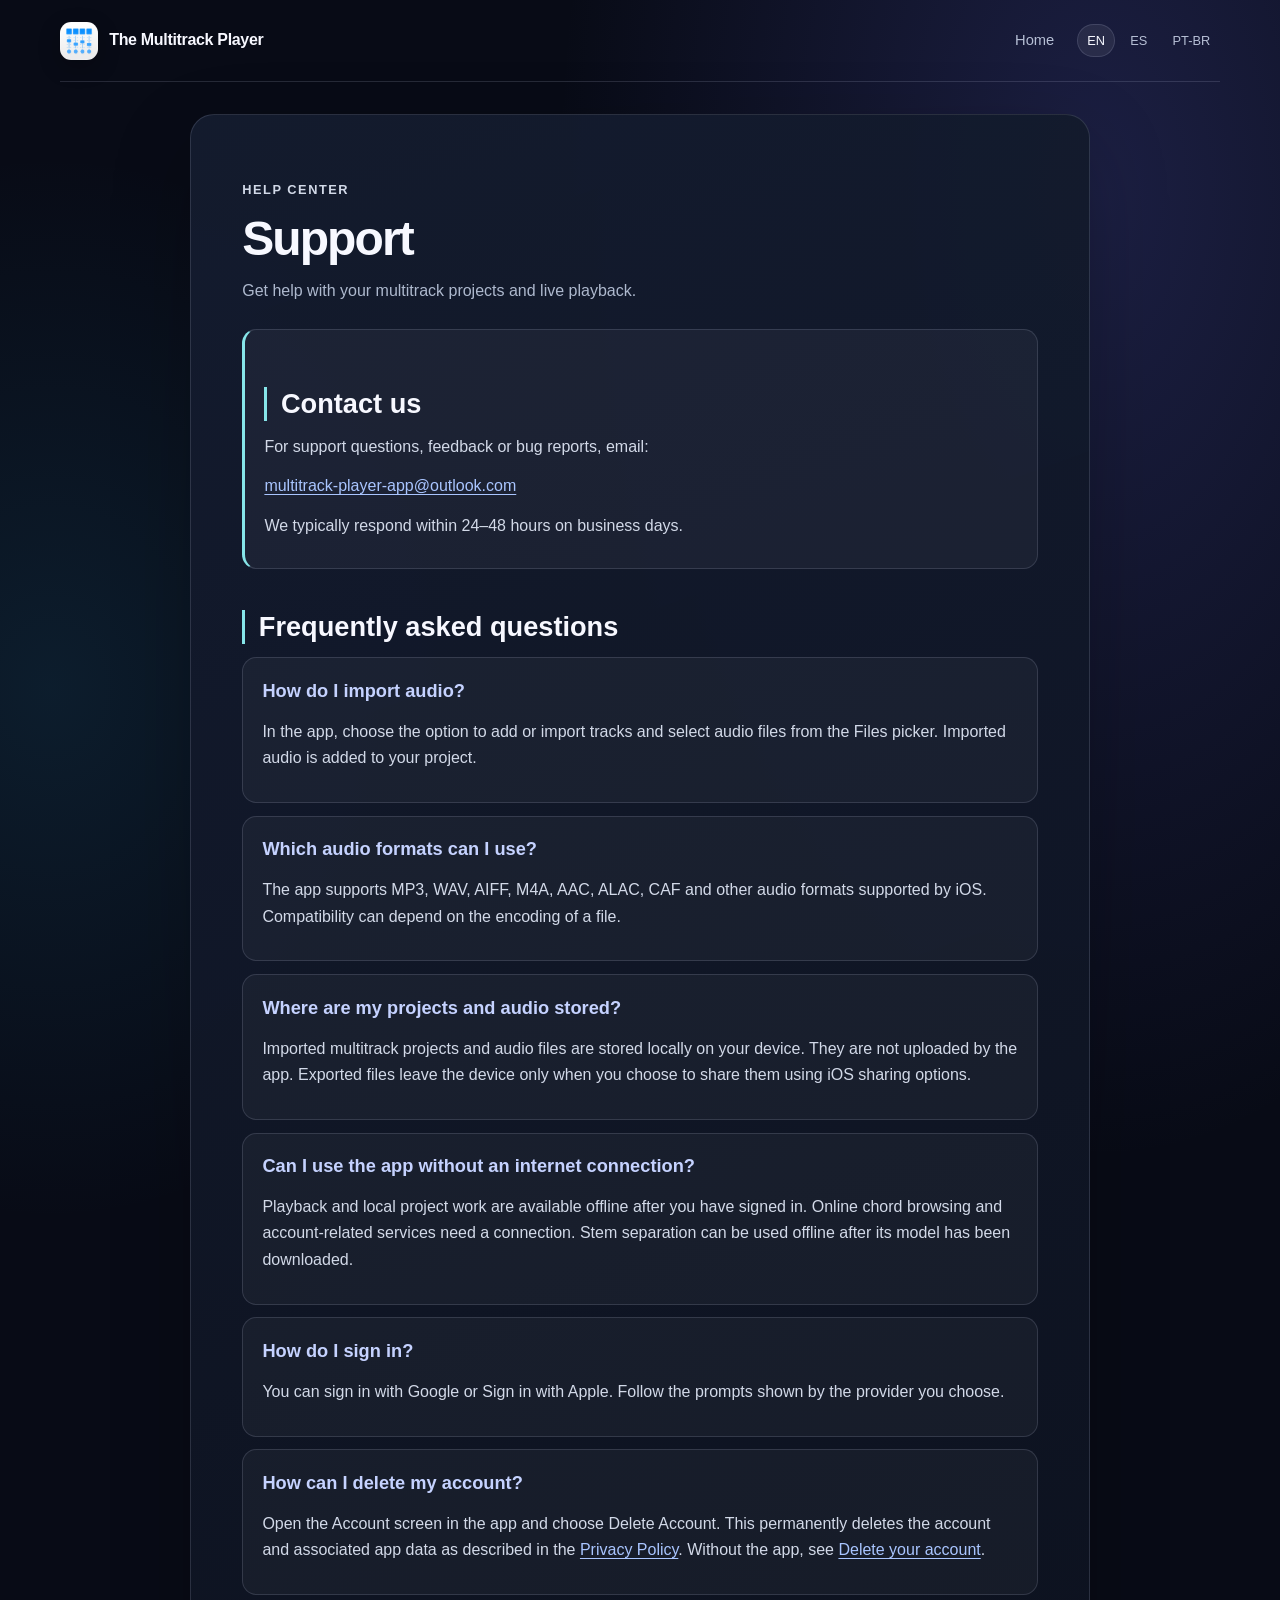
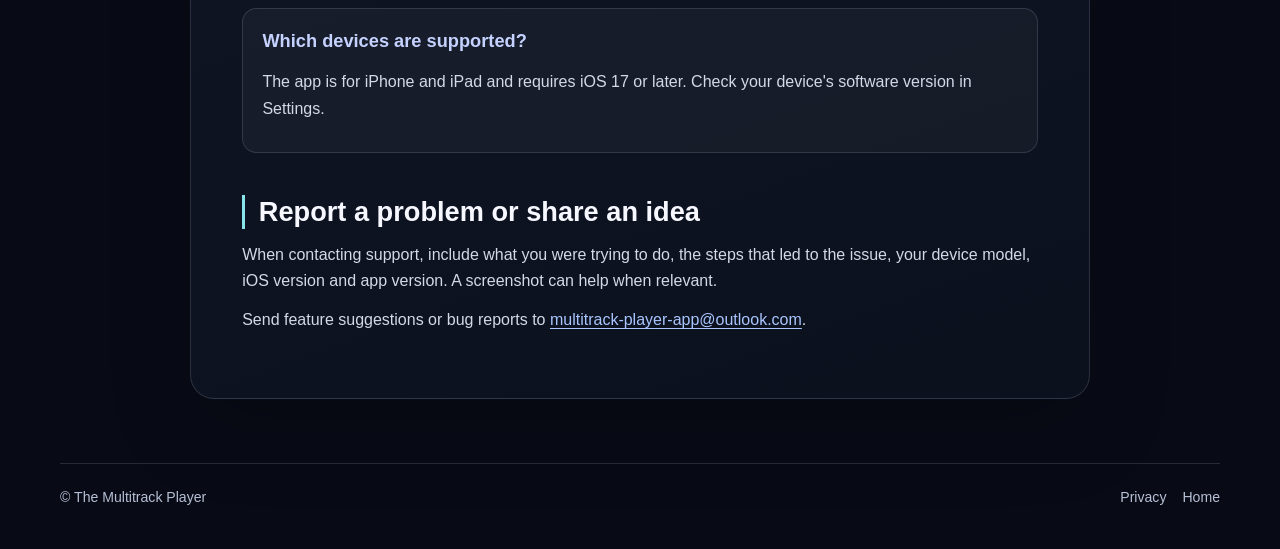
<file: support.html>
<!doctype html>
<html lang="en">
<head>
    <meta charset="utf-8">
    <meta name="viewport" content="width=device-width, initial-scale=1">
    <meta name="description" content="Help and support for The Multitrack Player: importing audio, managing projects and getting in touch.">
    <meta name="theme-color" content="#080b16">
    <link rel="canonical" href="https://themultitrackplayer.com/support.html">
    <link rel="alternate" hreflang="en" href="https://themultitrackplayer.com/support.html">
    <link rel="alternate" hreflang="es" href="https://themultitrackplayer.com/support-es.html">
    <link rel="alternate" hreflang="pt-BR" href="https://themultitrackplayer.com/support-pt-br.html">
    <link rel="stylesheet" href="assets/css/site.css">
    <title>Support — The Multitrack Player</title>
</head>
<body>
    <a class="skip-link" href="#main">Skip to content</a>
    <header class="site-header">
        <a class="brand" href="index.html">
            <img src="assets/images/app-icon.jpg" alt="">
            <span>The Multitrack Player</span>
        </a>
        <nav class="header-links" aria-label="Main navigation">
            <a href="index.html">Home</a>
            <span class="language-links" aria-label="Language">
                <a href="support.html" lang="en" aria-current="page">EN</a>
                <a href="support-es.html" lang="es">ES</a>
                <a href="support-pt-br.html" lang="pt-BR">PT-BR</a>
            </span>
        </nav>
    </header>

    <main id="main" class="container">
        <header>
            <p class="eyebrow">Help center</p>
            <h1>Support</h1>
            <p class="subtitle">Get help with your multitrack projects and live playback.</p>
        </header>

        <section class="contact-box" aria-labelledby="contact-title">
            <h2 id="contact-title">Contact us</h2>
            <p>For support questions, feedback or bug reports, email:</p>
            <p class="contact-info"><a href="mailto:multitrack-player-app@outlook.com">multitrack-player-app@outlook.com</a></p>
            <p>We typically respond within 24–48 hours on business days.</p>
        </section>

        <section aria-labelledby="faq-title">
            <h2 id="faq-title">Frequently asked questions</h2>

            <article class="faq-item">
                <h3>How do I import audio?</h3>
                <p>In the app, choose the option to add or import tracks and select audio files from the Files picker. Imported audio is added to your project.</p>
            </article>

            <article class="faq-item">
                <h3>Which audio formats can I use?</h3>
                <p>The app supports MP3, WAV, AIFF, M4A, AAC, ALAC, CAF and other audio formats supported by iOS. Compatibility can depend on the encoding of a file.</p>
            </article>

            <article class="faq-item">
                <h3>Where are my projects and audio stored?</h3>
                <p>Imported multitrack projects and audio files are stored locally on your device. They are not uploaded by the app. Exported files leave the device only when you choose to share them using iOS sharing options.</p>
            </article>

            <article class="faq-item">
                <h3>Can I use the app without an internet connection?</h3>
                <p>Playback and local project work are available offline after you have signed in. Online chord browsing and account-related services need a connection. Stem separation can be used offline after its model has been downloaded.</p>
            </article>

            <article class="faq-item">
                <h3>How do I sign in?</h3>
                <p>You can sign in with Google or Sign in with Apple. Follow the prompts shown by the provider you choose.</p>
            </article>

            <article class="faq-item">
                <h3>How can I delete my account?</h3>
                <p>Open the Account screen in the app and choose Delete Account. This permanently deletes the account and associated app data as described in the <a href="privacy.html">Privacy Policy</a>. Without the app, see <a href="delete-account.html">Delete your account</a>.</p>
            </article>

            <article class="faq-item">
                <h3>Which devices are supported?</h3>
                <p>The app is for iPhone and iPad and requires iOS 17 or later. Check your device's software version in Settings.</p>
            </article>
        </section>

        <section aria-labelledby="report-title">
            <h2 id="report-title">Report a problem or share an idea</h2>
            <p>When contacting support, include what you were trying to do, the steps that led to the issue, your device model, iOS version and app version. A screenshot can help when relevant.</p>
            <p>Send feature suggestions or bug reports to <a href="mailto:multitrack-player-app@outlook.com">multitrack-player-app@outlook.com</a>.</p>
        </section>
    </main>

    <footer class="site-footer">
        <p>© The Multitrack Player</p>
        <nav class="footer-links" aria-label="Footer navigation">
            <a href="privacy.html">Privacy</a>
            <a href="index.html">Home</a>
        </nav>
    </footer>
</body>
</html>
</file>
<file: assets/css/site.css>
:root {
    color-scheme: dark;
    --ink: #f7f8ff;
    --muted: #b6bfd5;
    --night: #080b16;
    --surface: #11182a;
    --surface-raised: #171f34;
    --line: rgba(215, 225, 255, 0.14);
    --blue: #84b5ff;
    --cyan: #86e5e9;
    --violet: #a795ff;
    --content: 1160px;
}

* {
    box-sizing: border-box;
}

html {
    scroll-behavior: smooth;
    scroll-padding-top: 6rem;
}

body {
    margin: 0;
    color: var(--ink);
    background:
        radial-gradient(ellipse at 86% 9%, rgba(87, 91, 201, 0.25), transparent 34rem),
        radial-gradient(ellipse at 4% 32%, rgba(37, 132, 175, 0.15), transparent 28rem),
        var(--night);
    font-family: -apple-system, BlinkMacSystemFont, "Segoe UI", sans-serif;
    font-size: 16px;
    line-height: 1.65;
    -webkit-font-smoothing: antialiased;
    text-rendering: optimizeLegibility;
}

img {
    display: block;
    max-width: 100%;
}

a {
    color: inherit;
}

a:focus-visible,
summary:focus-visible {
    outline: 3px solid var(--cyan);
    outline-offset: 4px;
}

.skip-link {
    position: absolute;
    z-index: 20;
    top: 0.75rem;
    left: 0.75rem;
    padding: 0.65rem 1rem;
    color: #080b16;
    background: #fff;
    border-radius: 0.6rem;
    transform: translateY(-160%);
}

.skip-link:focus {
    transform: translateY(0);
}

.site-header,
.site-footer,
.page-section,
.hero,
.closing {
    width: min(var(--content), calc(100% - 3rem));
    margin-inline: auto;
}

.site-header {
    position: relative;
    z-index: 2;
    display: flex;
    align-items: center;
    justify-content: space-between;
    gap: 1.25rem;
    min-height: 82px;
    border-bottom: 1px solid var(--line);
}

.brand {
    display: inline-flex;
    align-items: center;
    gap: 0.7rem;
    text-decoration: none;
    font-weight: 700;
    letter-spacing: -0.02em;
}

.brand img {
    width: 38px;
    height: 38px;
    border-radius: 11px;
    box-shadow: 0 7px 22px rgba(0, 0, 0, 0.24);
}

.header-links,
.language-links,
.footer-links {
    display: flex;
    align-items: center;
    flex-wrap: wrap;
    gap: 0.55rem 1.2rem;
}

.header-links {
    color: var(--muted);
    font-size: 0.92rem;
}

.header-links a,
.footer-links a {
    text-decoration: none;
}

.header-links a:hover,
.footer-links a:hover,
.language-links a:hover {
    color: #fff;
    text-decoration: underline;
    text-underline-offset: 0.22em;
}

.language-links {
    gap: 0.35rem;
    margin-left: 0.25rem;
}

.language-links a {
    padding: 0.28rem 0.55rem;
    border: 1px solid transparent;
    border-radius: 999px;
    color: var(--muted);
    font-size: 0.8rem;
    text-decoration: none;
}

.language-links a[aria-current="page"] {
    color: var(--ink);
    border-color: var(--line);
    background: rgba(255, 255, 255, 0.07);
}

.hero {
    display: grid;
    grid-template-columns: minmax(0, 0.9fr) minmax(0, 1.1fr);
    align-items: center;
    gap: clamp(2rem, 5vw, 5rem);
    min-height: 640px;
    padding-block: 4.7rem 5.2rem;
}

.eyebrow {
    margin: 0 0 0.85rem;
    color: var(--cyan);
    font-size: 0.8rem;
    font-weight: 700;
    letter-spacing: 0.12em;
    text-transform: uppercase;
}

.hero h1 {
    max-width: 12ch;
    margin: 0;
    font-size: clamp(2.7rem, 5.5vw, 5rem);
    line-height: 0.99;
    letter-spacing: -0.065em;
}

.hero h1 span {
    color: transparent;
    background: linear-gradient(100deg, #97e6e5, #9cbaff 52%, #baa5ff);
    background-clip: text;
    -webkit-background-clip: text;
}

.hero-copy {
    max-width: 35rem;
    margin: 1.4rem 0 1.8rem;
    color: var(--muted);
    font-size: clamp(1.05rem, 1.5vw, 1.2rem);
}

.hero-actions {
    display: flex;
    align-items: center;
    flex-wrap: wrap;
    gap: 0.75rem;
}

.button {
    display: inline-flex;
    min-height: 48px;
    align-items: center;
    justify-content: center;
    padding: 0.72rem 1.15rem;
    border: 1px solid var(--line);
    border-radius: 999px;
    color: var(--ink);
    background: rgba(255, 255, 255, 0.06);
    font-weight: 650;
    text-decoration: none;
    transition: background-color 160ms ease, transform 160ms ease;
}

.button:hover {
    background: rgba(255, 255, 255, 0.12);
    transform: translateY(-2px);
}

.button-primary {
    border-color: transparent;
    color: #07101e;
    background: linear-gradient(110deg, #a5e8e4, #a8c2ff 58%, #c0adff);
}

.button-primary:hover {
    color: #07101e;
    background: linear-gradient(110deg, #c0f1ed, #c3d3ff 58%, #d2c7ff);
}

.platform-note {
    margin: 0.85rem 0 0;
    color: #9da9c0;
    font-size: 0.85rem;
}

.hero-art {
    position: relative;
    isolation: isolate;
}

.hero-art::before {
    position: absolute;
    z-index: -1;
    inset: 12% -8% 8%;
    border-radius: 50%;
    background: linear-gradient(120deg, rgba(47, 196, 198, 0.27), rgba(91, 105, 226, 0.31), rgba(166, 112, 228, 0.22));
    content: "";
    filter: blur(58px);
}

.hero-art img {
    width: 100%;
    height: auto;
    border: 1px solid rgba(255, 255, 255, 0.18);
    border-radius: clamp(1rem, 2.2vw, 1.8rem);
    box-shadow: 0 30px 90px rgba(0, 0, 0, 0.42);
}

.hero-art figcaption {
    margin-top: 0.7rem;
    color: #aeb8ce;
    font-size: 0.83rem;
    text-align: right;
}

.trust-strip {
    display: flex;
    align-items: center;
    justify-content: center;
    gap: 0.8rem 1.5rem;
    flex-wrap: wrap;
    padding: 1rem 1.5rem;
    border-block: 1px solid var(--line);
    color: #d3dbec;
    font-size: 0.92rem;
    text-align: center;
}

.trust-strip span + span::before {
    margin-right: 1.5rem;
    color: #60718f;
    content: "•";
}

.page-section {
    padding-block: 6.5rem;
}

.section-heading {
    max-width: 48rem;
    margin-bottom: 2.5rem;
}

.section-heading h2,
.closing h2 {
    margin: 0;
    font-size: clamp(2rem, 4vw, 3.2rem);
    line-height: 1.08;
    letter-spacing: -0.045em;
}

.section-heading p,
.closing p {
    max-width: 43rem;
    margin: 1rem 0 0;
    color: var(--muted);
    font-size: 1.08rem;
}

.feature-grid {
    display: grid;
    grid-template-columns: repeat(2, minmax(0, 1fr));
    gap: 1.15rem;
}

.feature-card {
    overflow: hidden;
    border: 1px solid var(--line);
    border-radius: 1.35rem;
    background: linear-gradient(145deg, rgba(25, 34, 57, 0.9), rgba(13, 19, 34, 0.96));
}

.feature-card figure {
    margin: 0;
    padding: 1rem;
    background: radial-gradient(ellipse at 50% 10%, rgba(104, 134, 219, 0.13), transparent 72%);
}

.feature-card img {
    width: 100%;
    height: auto;
    border: 1px solid rgba(255, 255, 255, 0.1);
    border-radius: 0.9rem;
}

.feature-copy {
    padding: 0.25rem 1.5rem 1.55rem;
}

.feature-copy h3 {
    margin: 0 0 0.4rem;
    font-size: 1.27rem;
    letter-spacing: -0.02em;
}

.feature-copy p {
    margin: 0;
    color: var(--muted);
}

.benefit-band {
    display: grid;
    grid-template-columns: 1fr 1fr;
    align-items: center;
    gap: 2.5rem;
    margin-block: 1rem 2rem;
    padding: clamp(1.5rem, 4vw, 3rem);
    border: 1px solid var(--line);
    border-radius: 1.5rem;
    background:
        radial-gradient(ellipse at 90% 10%, rgba(99, 114, 226, 0.2), transparent 55%),
        var(--surface);
}

.benefit-band h2 {
    margin: 0;
    font-size: clamp(1.8rem, 3.6vw, 2.8rem);
    line-height: 1.1;
    letter-spacing: -0.045em;
}

.benefit-band p {
    margin: 0;
    color: var(--muted);
}

.workflow-list {
    display: grid;
    grid-template-columns: repeat(3, minmax(0, 1fr));
    gap: 1rem;
}

.workflow-step {
    padding: 1.3rem;
    border-top: 1px solid rgba(134, 229, 233, 0.55);
    background: rgba(255, 255, 255, 0.035);
}

.workflow-step strong {
    display: block;
    margin-bottom: 0.35rem;
}

.workflow-step p {
    margin: 0;
    color: var(--muted);
    font-size: 0.95rem;
}

.closing {
    margin-block: 3rem 6rem;
    padding: clamp(2rem, 5vw, 4rem);
    border: 1px solid rgba(177, 191, 255, 0.23);
    border-radius: 1.6rem;
    background:
        radial-gradient(ellipse at 80% 10%, rgba(127, 105, 227, 0.26), transparent 55%),
        linear-gradient(125deg, rgba(35, 83, 106, 0.58), rgba(42, 43, 91, 0.72));
}

.closing .button {
    margin-top: 1.4rem;
}

.site-footer {
    display: flex;
    align-items: center;
    justify-content: space-between;
    gap: 1.25rem;
    flex-wrap: wrap;
    padding-block: 1.4rem 2.5rem;
    border-top: 1px solid var(--line);
    color: var(--muted);
    font-size: 0.88rem;
}

.site-footer p {
    margin: 0;
}

.site-footer .footer-links {
    gap: 0.7rem 1rem;
}

.doc-shell,
.container {
    width: min(940px, calc(100% - 2rem));
    margin: 2rem auto 4rem;
    padding: clamp(1.25rem, 4vw, 3.5rem);
    border: 1px solid var(--line);
    border-radius: 1.5rem;
    background: linear-gradient(160deg, rgba(20, 28, 47, 0.96), rgba(12, 17, 30, 0.98));
    box-shadow: 0 28px 80px rgba(0, 0, 0, 0.22);
}

.container {
    max-width: 900px;
}

.doc-nav {
    display: flex;
    align-items: center;
    justify-content: space-between;
    gap: 1rem;
    flex-wrap: wrap;
    margin-bottom: 2.5rem;
    padding-bottom: 1rem;
    border-bottom: 1px solid var(--line);
}

.doc-nav a {
    color: #c3d5ff;
}

.container h1,
.doc-shell h1 {
    margin: 0;
    font-size: clamp(2rem, 4vw, 3rem);
    line-height: 1.1;
    letter-spacing: -0.04em;
}

.container h2,
.doc-shell h2 {
    margin: 2.6rem 0 0.8rem;
    padding-left: 0.85rem;
    border-left: 3px solid var(--cyan);
    font-size: clamp(1.35rem, 2.5vw, 1.7rem);
    line-height: 1.25;
}

.container h3,
.doc-shell h3 {
    margin: 1.6rem 0 0.45rem;
    font-size: 1.14rem;
}

.container p,
.doc-shell p {
    margin: 0.8rem 0;
    color: #d2d9e8;
}

.container ul,
.container ol,
.doc-shell ul,
.doc-shell ol {
    padding-left: 1.5rem;
    color: #d2d9e8;
}

.container li,
.doc-shell li {
    margin-block: 0.42rem;
    padding-left: 0.15rem;
}

.container strong,
.doc-shell strong {
    color: #fff;
}

code {
    padding: 0.1em 0.35em;
    border: 1px solid var(--line);
    border-radius: 0.35em;
    color: #d3dcff;
    background: rgba(255, 255, 255, 0.06);
    font-size: 0.9em;
}

.container a,
.doc-shell a {
    color: #a9c5ff;
    overflow-wrap: anywhere;
    text-underline-offset: 0.18em;
}

.container .last-updated,
.container .subtitle {
    color: #aeb9ce;
}

.container .section,
.doc-shell .section {
    margin-block: 1.5rem;
}

.container .highlight,
.container .contact-box {
    margin-block: 1.5rem;
    padding: 1rem 1.2rem;
    border: 1px solid var(--line);
    border-left: 3px solid var(--cyan);
    border-radius: 0.9rem;
    background: rgba(255, 255, 255, 0.045);
}

.container .faq-item {
    margin-block: 0.8rem;
    padding: 1.1rem 1.2rem;
    border: 1px solid var(--line);
    border-radius: 0.9rem;
    background: rgba(255, 255, 255, 0.04);
}

.container .faq-item h3 {
    margin-top: 0;
    color: #c5d2ff;
}

.container .footer {
    margin-top: 3rem;
    padding-top: 1.25rem;
    border-top: 1px solid var(--line);
    color: #aeb9ce;
    font-size: 0.9rem;
    text-align: center;
}

.container .app-icon img {
    width: 88px;
    height: 88px;
    margin-inline: auto;
    border-radius: 22px;
}

@media (max-width: 760px) {
    .site-header,
    .site-footer,
    .page-section,
    .hero,
    .closing {
        width: min(100% - 2rem, var(--content));
    }

    .site-header {
        min-height: 72px;
    }

    .header-links {
        justify-content: flex-end;
        gap: 0.35rem 0.65rem;
        font-size: 0.82rem;
    }

    .header-links > a:nth-child(-n + 2) {
        display: none;
    }

    .brand {
        font-size: 0.9rem;
    }

    .brand img {
        width: 34px;
        height: 34px;
    }

    .hero {
        grid-template-columns: 1fr;
        min-height: 0;
        padding-block: 4rem 3.5rem;
    }

    .hero h1 {
        max-width: 14ch;
    }

    .hero-art figcaption {
        text-align: left;
    }

    .page-section {
        padding-block: 4.3rem;
    }

    .feature-grid,
    .benefit-band,
    .workflow-list {
        grid-template-columns: 1fr;
    }

    .trust-strip {
        gap: 0.25rem 0.85rem;
        font-size: 0.82rem;
    }

    .trust-strip span + span::before {
        margin-right: 0.85rem;
    }

    .site-footer {
        align-items: flex-start;
        flex-direction: column;
    }
}

@media (max-width: 420px) {
    .brand span {
        max-width: 7rem;
        line-height: 1.15;
    }

    .header-links {
        gap: 0.2rem;
    }

    .header-links > a {
        display: none;
    }

    .language-links a {
        padding-inline: 0.38rem;
        font-size: 0.74rem;
    }

    .hero-actions {
        align-items: stretch;
        flex-direction: column;
    }

    .hero-actions .button {
        width: 100%;
    }
}

@media (prefers-reduced-motion: reduce) {
    *,
    *::before,
    *::after {
        scroll-behavior: auto !important;
        transition-duration: 0.01ms !important;
        animation-duration: 0.01ms !important;
        animation-iteration-count: 1 !important;
    }
}
</file>
